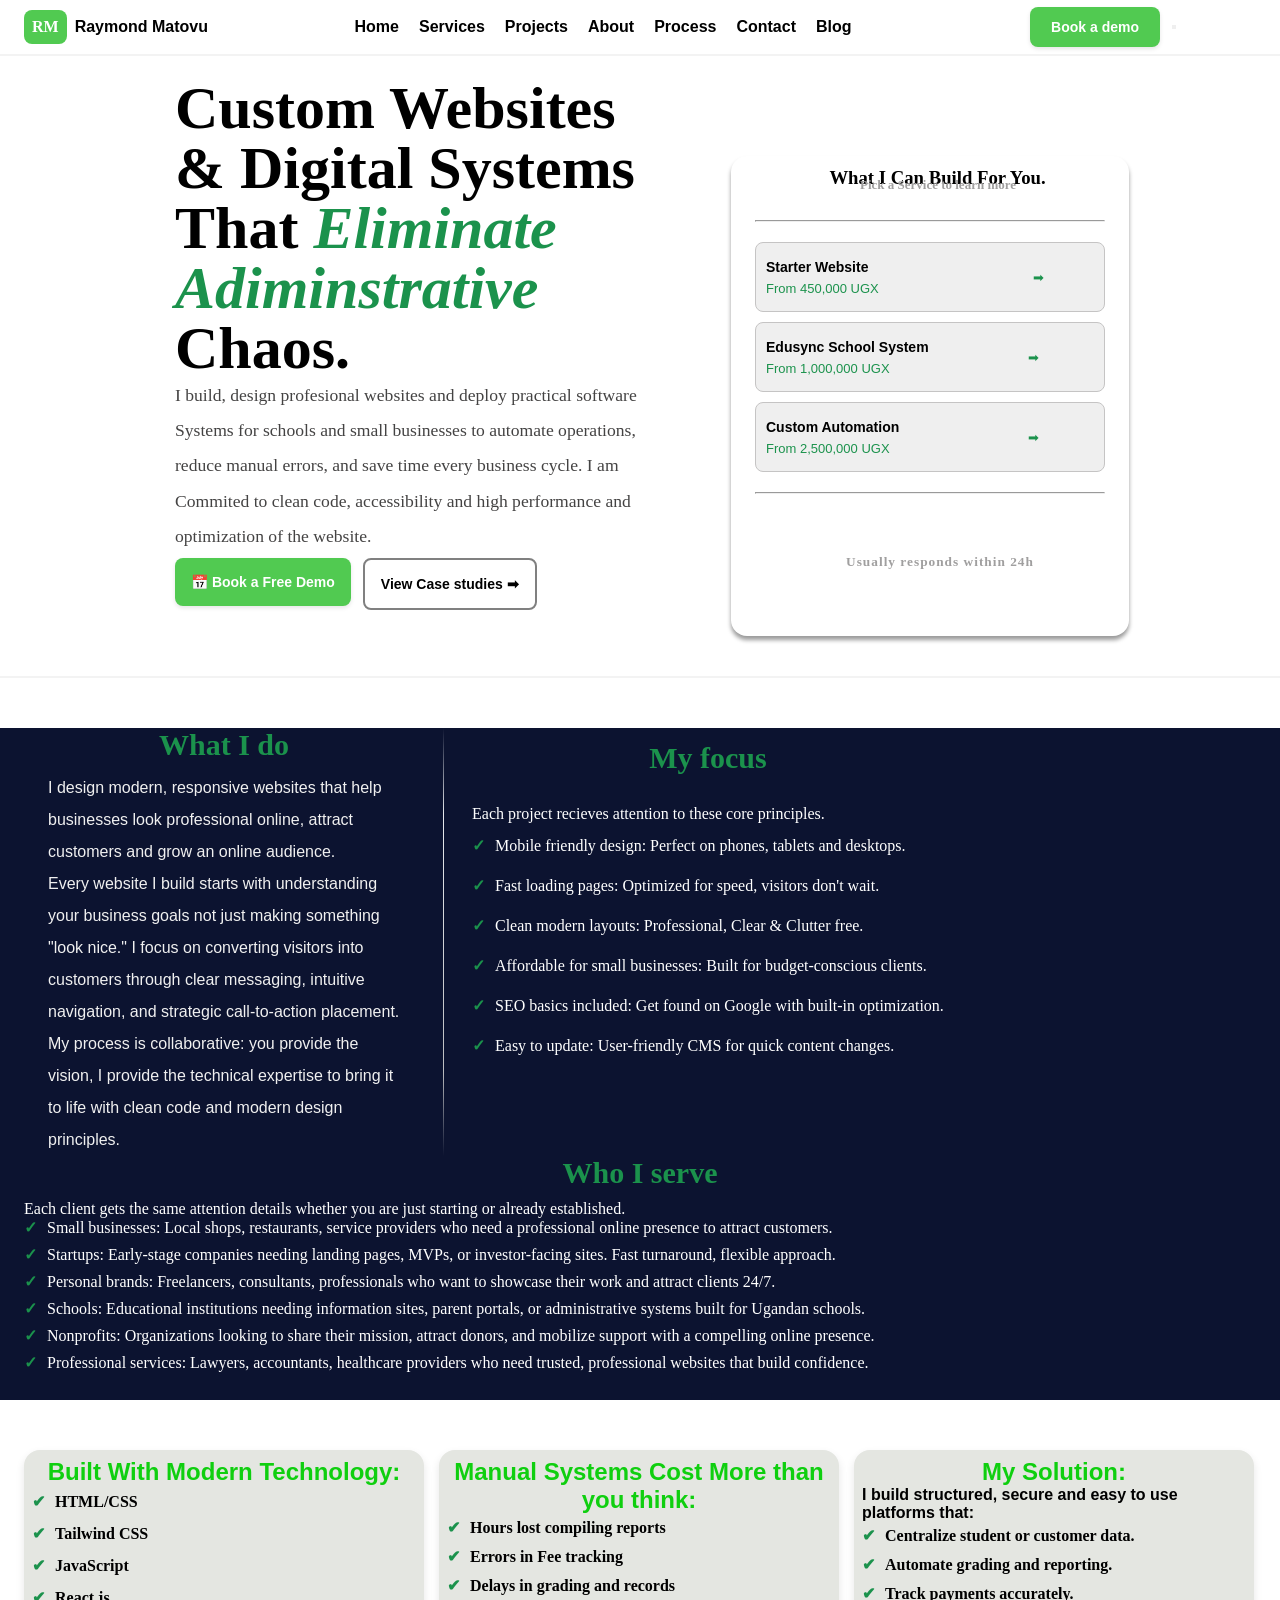
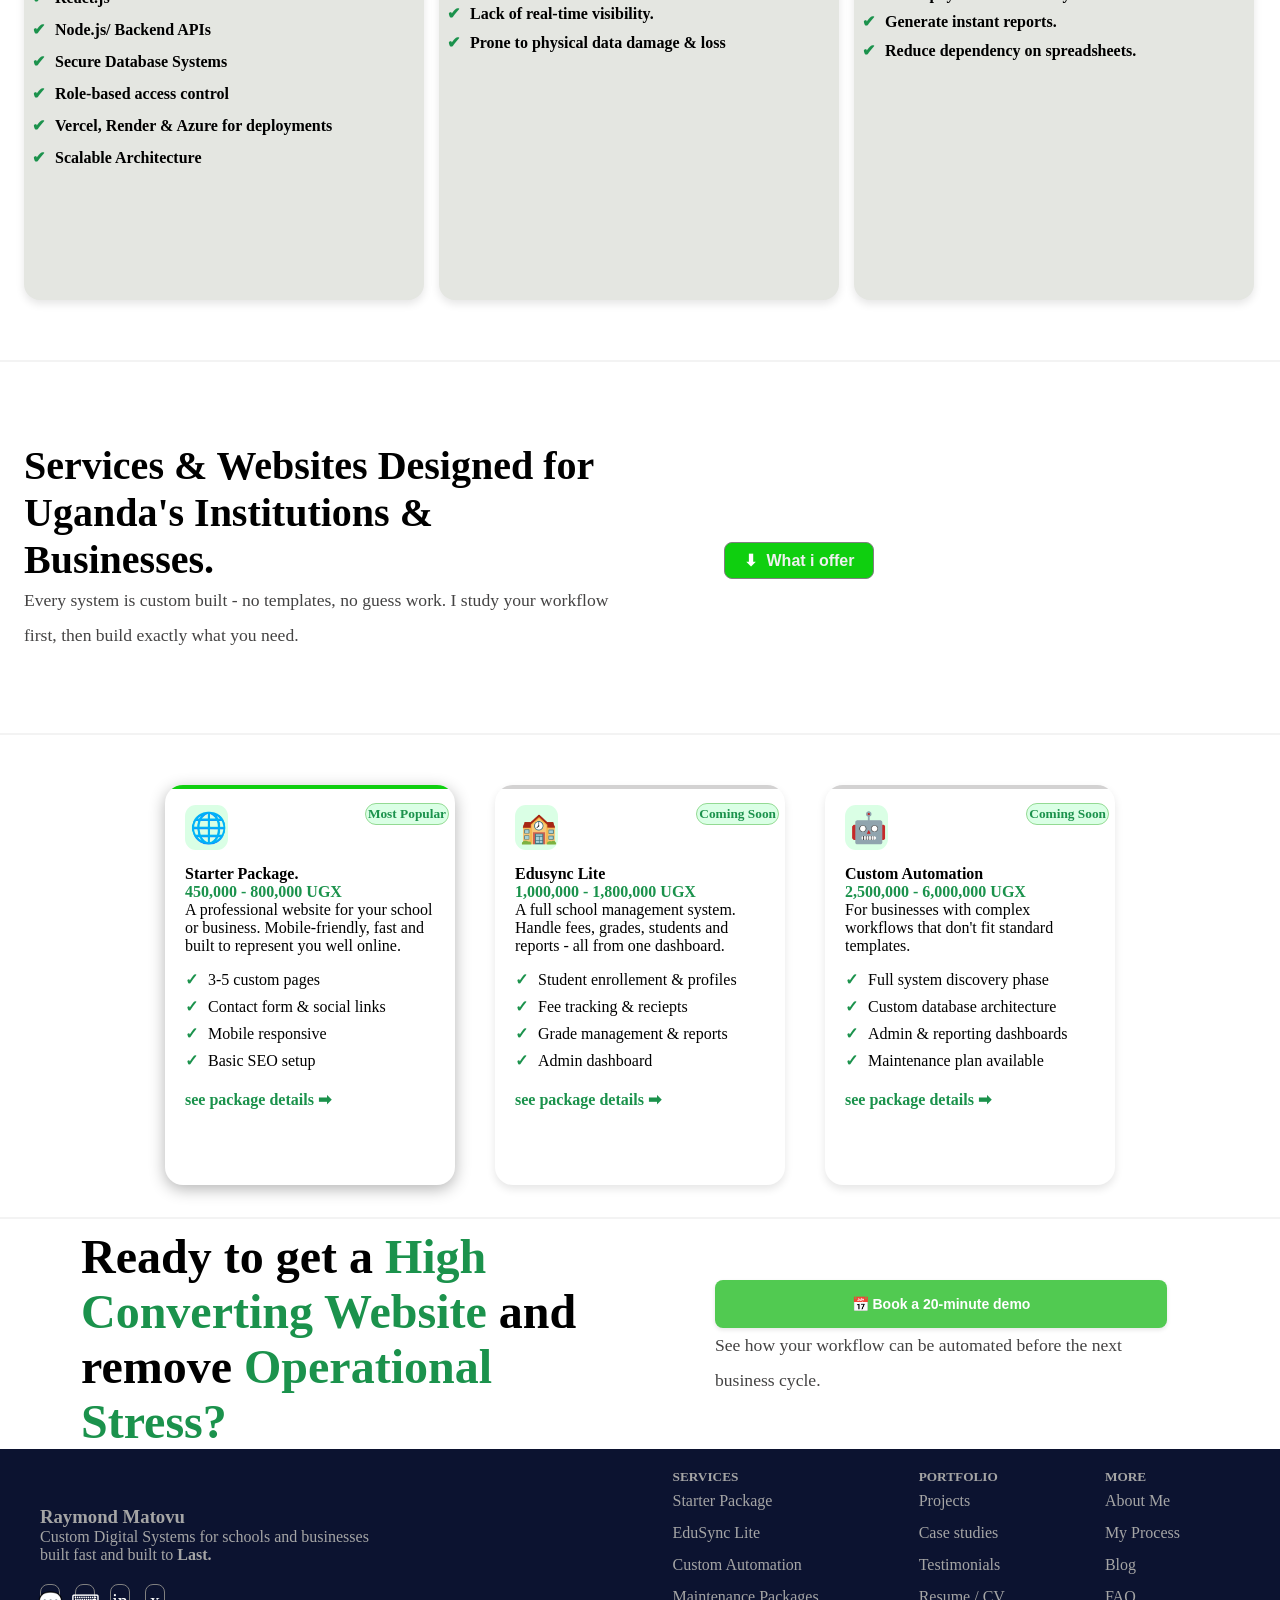
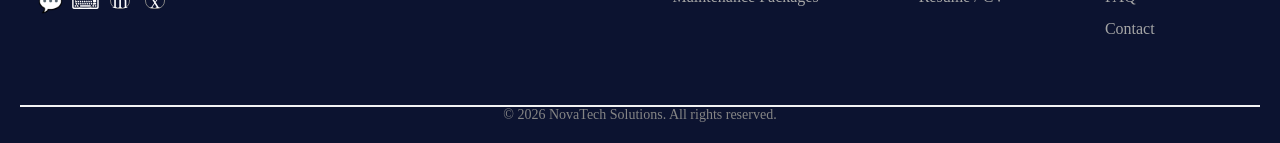
<file: index.html>
<!doctype html>
<html lang="en">
  <head>
    <meta charset="UTF-8" />
    <meta name="viewport" content="width=device-width, initial-scale=1.0" />
    <title>Main Page</title>
    <link rel="stylesheet" href="css/main.css">
    <link rel="stylesheet" href="css/footer.css">
    <link rel="stylesheet" href="css/root.css">
    <link rel="stylesheet" href="css/mediaq.css">
  </head>
  <body class="body-projects">
    <header>
      
      <nav id="navigation">
       <div id="navbar">
        <div class="logo-div">
          <a href="index.html" class="logo-anchor">
          <div id="logo">RM</div>
          <div  class="logo_name">Raymond Matovu</div>
          </a>
        </div>
         <div class="list-div">
          <ul id="list">
            <li class="list-hover"><a href="index.html" class="link">Home</a></li>
            <li class="list-hover"><a href="pages/webservices.html" class="link">Services</a></li>
            <li class="list-hover"><a href="pages/projects.html" class="link">Projects</a></li>
            <li class="list-hover"><a href="pages/about.html" class="link">About</a></li>
            <li class="list-hover"><a href="pages/design.html" class="link">Process</a></li>
            <li class="list-hover"><a href="pages/contact.html" class="link">Contact</a></li>
            <li class="list-hover"><a href="pages/blog.html" class="link">Blog</a></li>
          </ul>
         </div>
        <div class="demo-div">
          <a href="pages/contact.html" class="link"><button class="demo">Book a demo</button></a>
          <button class="hamburger" onclick="toggleMobile()" aria-label="Menu">
            <span></span><span></span><span></span>
          </button>
        </div>
       </div>
      </nav>
      <div class="mobile-menu" id="mobileMenu">
        <a href="index.html" onclick="toggleMobile()">Home</a>
        <a href="pages/webservices.html" onclick="toggleMobile()">Services & Pricing</a>
        <a href="pages/projects.html" onclick="toggleMobile()">Projects</a>
        <a href="pages/about.html" onclick="toggleMobile()">About Me</a>
        <a href="pages/design.html" onclick="toggleMobile()">My Process</a>
        <a href="pages/case_studies.html" onclick="toggleMobile()">Case Studies</a>
        <a href="pages/blog.html" onclick="toggleMobile()">Blog</a>
        <a href="pages/faq.html" onclick="toggleMobile()">FAQ</a>
        <a href="pages/contact.html" onclick="toggleMobile()">Contact</a>
      </div>
    </header>

    <main>
      <hr class="hr">
      <section class="int-conts">
        <div class="intro-container">
          <div>
            <div class="intro-container1">
                <h1 class="hd1">Custom Websites & Digital Systems That <strong id="green"><i>Eliminate Adiminstrative</i></strong> Chaos.</h1>
                <p class="hero">
                    I build, design profesional websites and deploy practical software
                    Systems for schools and small businesses to automate operations, reduce
                    manual errors, and save time every business cycle. I am Commited to clean code,
                    accessibility and high performance and optimization of the website.
                 </p>
              </div>
        
            <div class="intro-buttons">
                <div>
                    <a href="pages/contact.html">
                      <button class="demo1">
                      📅 Book a Free Demo 
                      </button>
                    </a>
                  </div>
                  <div>
                      <a href="pages/case_studies.html">
                        <button class="case">
                          View Case studies ➡
                        </button>
                      </a>
                  </div>
              </div>
          </div>
          <div class="intro-container2">
            <div>
              <div> 

                <div class="int-div1">
                  <h3>What I Can Build For You.</h3>
                  <span class="subhead">Pick  a Service to learn more</span>
                </div>

                <hr class="btr">
              </div>
              <div>
                <button class="butt1">
                  <a href="pages/webservices.html" class="intro-links">
                    <div class="butt-1">
                      <div class="butt-1inner">
                          <div class="pb1">Starter Website</div>
                          <div class="span">From 450,000 UGX  </div>
                      </div>
                      <div class="arrow">➡</div>             
                    </div> 
                  </a>
                </button>                
              </div>
               
              <div>
                <button class="butt2">
                  <a href="pages/webservices.html" class="intro-links">
                <div class="butt-2">
                   <div class="butt-2inner">
                  <div class="pb2">Edusync School System</div>
                   <div class="span">From 1,000,000 UGX  </div>
                  </div> 
                  <div class="arrow2">➡</div>            
                </div>
                
                  </a>

                </button>
              </div>
              <button class="butt3">
                  <a href="pages/webservices.html" class="intro-links">
                <div class="butt-3">
                   <div class="butt-3inner">
                  <div class="pb1">Custom Automation</div>
                   <div class="span">From 2,500,000 UGX  </div>
                   </div>
                   <div class="arrow3">➡</div>             
                </div>
                
                  </a>

                </button>
                <hr class="btr">
                <div class="btp">
                  <p>Usually responds within 24h</p>
                </div>
            </div>
          </div>
        </div>
      </section>
      <hr class="hr">
      <section class="intro-info-section">
        
        <div class="intro-info">
          <div class="info-card" id="what-i-do">
              <h3 class="head3">What I do</h3>
              <p class="p">
                I design modern, responsive websites
                that help businesses look professional 
                online, attract customers and grow an online audience.
              </p>
              <p class="p">
                Every website I build starts with understanding your business goals not just making something "look nice."
                I focus on converting visitors into customers through clear messaging, intuitive navigation, and strategic call-to-action 
                placement.
              </p>
              <p class="p">
                My process is collaborative: you provide the vision, I provide the technical expertise to bring it to life with clean 
                code and modern design principles.
              </p>
        </div>
        <div class="info-card" id="focus">
          <h3 class="head3">My focus</h3>
          <span>Each project recieves attention to these core principles.</span>
          <ul class="info-list">
            <li>Mobile friendly design: Perfect on phones, tablets and desktops.</li>
            <li>Fast loading pages: Optimized for speed, visitors don't wait.</li>
            <li>Clean modern layouts: Professional, Clear & Clutter free.</li>
            <li>Affordable for small businesses: Built for budget-conscious clients.</li>
            <li>SEO basics included: Get found on Google with built-in optimization.</li>
            <li>Easy to update: User-friendly CMS for quick content changes.</li>
          </ul>
        </div>
        
        </div>
        <div class="info-card" id="who-i-serve">
          <h3 class="head3">Who I serve</h3>
          <p>Each client gets the same attention details
            whether you are just starting or already established.
          </p>
          <ul class="info-list">
            <li>Small businesses: Local shops, restaurants, service providers who need a 
              professional online presence to attract customers.</li>
            <li>Startups: Early-stage companies needing landing pages, MVPs, or investor-facing sites. 
              Fast turnaround, flexible approach.</li>
            <li>Personal brands: Freelancers, consultants, professionals who want 
              to showcase their work and attract clients 24/7.</li>
            <li>Schools: Educational institutions needing information sites, parent portals, 
              or administrative systems built for Ugandan schools.</li>
            <li>Nonprofits: Organizations looking to share their mission, attract donors, 
              and mobilize support with a compelling online presence.</li>
            <li>Professional services: Lawyers, accountants, healthcare providers who need trusted, 
              professional websites that build confidence.</li>
            </ul>
        </div>
      </section>

      <section class="tech-stack">
        <div class="stack1">
            <h2>Built With Modern Technology:</h2>
            <ul class="stack-list">
              <li>HTML/CSS</li>
              <li>Tailwind CSS</li>
              <div class="not">
                <li>JavaScript</li>
                <li>React.js</li>
                <li>Node.js/ Backend APIs</li>
                <li>Secure Database Systems</li>
                <li>Role-based access control</li>
                <li>Vercel, Render & Azure for deployments</li>
                <li>Scalable Architecture</li>
              </div>
            </ul>
        </div>

        <div class="stack1">
          <h2>Manual Systems Cost More than you think:</h2>
          <ul class="stack-list2">
            <li>Hours lost compiling reports</li>
            <li>Errors in Fee tracking</li>
            <li>Delays in grading and records</li>
            <li>Lack of real-time visibility.</li>
            <li>Prone to physical data damage & loss</li>
          </ul>
        </div>

        <div class="stack1">
          <h2>My Solution:</h2>
          <p class="p2">I build structured, secure and easy to use platforms that:</p>
          <ul class="stack-list2">
            <li>Centralize student or customer data.</li>
            <li>Automate grading and reporting.</li>
            <li>Track payments accurately.</li>
            <li>Generate instant reports.</li>
            <li>Reduce dependency on spreadsheets.</li>
          </ul>
        </div>       
      </section>

      <hr class="hr">
      <div class="card-in">
          <div>
            <h1>Services & Websites Designed for Uganda's Institutions & Businesses.</h1>
          <p class="pcin">Every system is custom built - no templates, no guess work. 
            I study your workflow first, then build exactly what you need.
          </p>
          </div>
        <div class="carddiv" >
          <a href="pages/webservices.html" class="offer-link">
              <button class="offer-button">
              <div class="span1" id="offer">What i offer</div>
              </button>
            </a>
        </div>      
      </div>
      <hr class="hr">

      <section class="cont">
        
        <div>
          <div class="container">
            <div id="pro" class="card1-pro">
              <div class="icons">
                🌐
              </div>
              <div class="coming-soon">
                Most Popular
              </div>
              <h4>Starter Package.</h4>
              <span class="price">
                450,000 - 800,000 UGX
              </span>
              <p>A professional website for your school or business.
                Mobile-friendly, fast and built to represent you well online.
              </p>
              <ul class="features">
                <li>3-5 custom pages</li>
                <li>Contact form & social links</li>
                <li>Mobile responsive</li>
                <li>Basic SEO setup</li>
              </ul>
              <div class="card-link">
                  <a href="pages/webservices.html">
                    see package details ➡
                  </a>
              </div>
            </div>
            <div class="card1">
              <div class="icons">
                🏫
              </div>
              <div class="coming-soon">
                Coming Soon
              </div>
              <h4>Edusync Lite</h4>
              <span class="price">
                1,000,000 - 1,800,000 UGX
              </span>

              <p>
                A full school management system. 
                Handle fees, grades, students and reports - all from one dashboard.
              </p>
              <ul class="features">
                <li>Student enrollement & profiles</li>
                <li>Fee tracking & reciepts</li>
                <li>Grade management & reports</li>
                <li>Admin dashboard</li>
              </ul>
              <div class="card-link">
                <a href="pages/webservices.html">
                see package details ➡
              </a>
              </div>
            </div>

            <div class="card1">
              <div class="icons">
                🤖
              </div>
              <div class="coming-soon">
                Coming Soon
              </div>
              <h4>Custom Automation</h4>
              <span class="price">
                2,500,000 - 6,000,000 UGX
              </span>
              <p>
                For businesses with complex workflows that don't fit 
                standard templates.
              </p>
              <ul class="features">
                <li>Full system discovery phase</li>
                <li>Custom database architecture</li>
                <li>Admin & reporting dashboards</li>
                <li>Maintenance plan available</li>
              </ul>
              <div class="card-link">
                <a href="pages/webservices.html">
                see package details ➡
              </a>
              </div>
            </div>
          </div>
        </div>
        <hr class="fr">
        <div class="cta">
          <h1>Ready to get a <strong id="green">High Converting Website</strong> and remove <strong id="green">Operational Stress?</strong></h1>
        <div class="ref">
          <button class="cta-demo"><a href="pages/contact.html" class="cta-link">📅  Book a 20-minute demo</a></button>
           <p class="footer-hero">See how your workflow can be automated
            before the next business cycle.</p>
           </div>
        </div>        
      </section>
    </main>

      <footer class="footer">
        <div class="footer-container">
          <div class="footer-about">
            <div>
              <h3>Raymond Matovu</h3>
              <p>Custom Digital Systems for schools and businesses built fast 
              and built to <strong>Last.</strong></p>
            </div>
            <div>
              <div class="footer-socials">
                
                <div class="social" >
                  <a href="http://wa.me/+256741976901">
                  💬
                  </a>
                </div>
                
                
                  <div class="social" >
                    <a href="http://github.com/">
                      ⌨
                    </a>
                  </div>

                  <div class="social" >
                    <a href="http://linkedin.com/">
                      in
                    </a>
                  </div>
                  <div class="social" >
                  <a href="http://twiter.com">
                     x
                  </a>
                  </div>
                
              </div>
            </div>
          </div>

          <div class="footer-links">
            <div>
              <h5>SERVICES</h5>
              <ul class="footer-list">
                <li><a href="pages/webservices.html" class="footer-packs">Starter Package</a></li>
                <li><a href="pages/webservices.html" class="footer-packs">EduSync Lite</a></li>
                <li><a href="pages/webservices.html" class="footer-packs">Custom Automation</a></li>
                <li><a href="pages/webservices.html" class="footer-packs">Maintenance Packages</a></li>
              </ul>
            </div>
          <div>
            <h5>PORTFOLIO</h5>
            <ul class="footer-list">
              <li><a href="pages/projects.html" class="footer-packs">Projects</a></li>
              <li><a href="pages/case_studies.html" class="footer-packs">Case studies</a></li>
              <li><a href="pages/testimonials.html"class="footer-packs">Testimonials</a></li>
              <li><a href="pages/resume.html" class="footer-packs">Resume / CV</a></li>
            </ul>
          </div>
          <div class="more">
            <h5>MORE</h5>
            <ul class="footer-list">
              <li><a href="pages/about.html" class="footer-packs">About Me</a></li>
              <li><a href="pages/design.html" class="footer-packs">My Process</a></li>
              <li><a href="pages/blog.html" class="footer-packs">Blog</a></li>
              <li><a href="pages/faq.html" class="footer-packs">FAQ</a></li>
              <li><a href="pages/contact.html" class="footer-packs">Contact</a></li>
            </ul>
          </div>
          </div>
        </div>
        <div>
        <hr class="hr">
        <div class="copyright">
           &copy; 2026 NovaTech Solutions. All rights reserved.
        </div>
        </div>
      </footer>

      <script>
        function toggleMobile() {
          document.getElementById('mobileMenu').classList.toggle('open');
        }
      </script>
  </body>
</html>
</file>
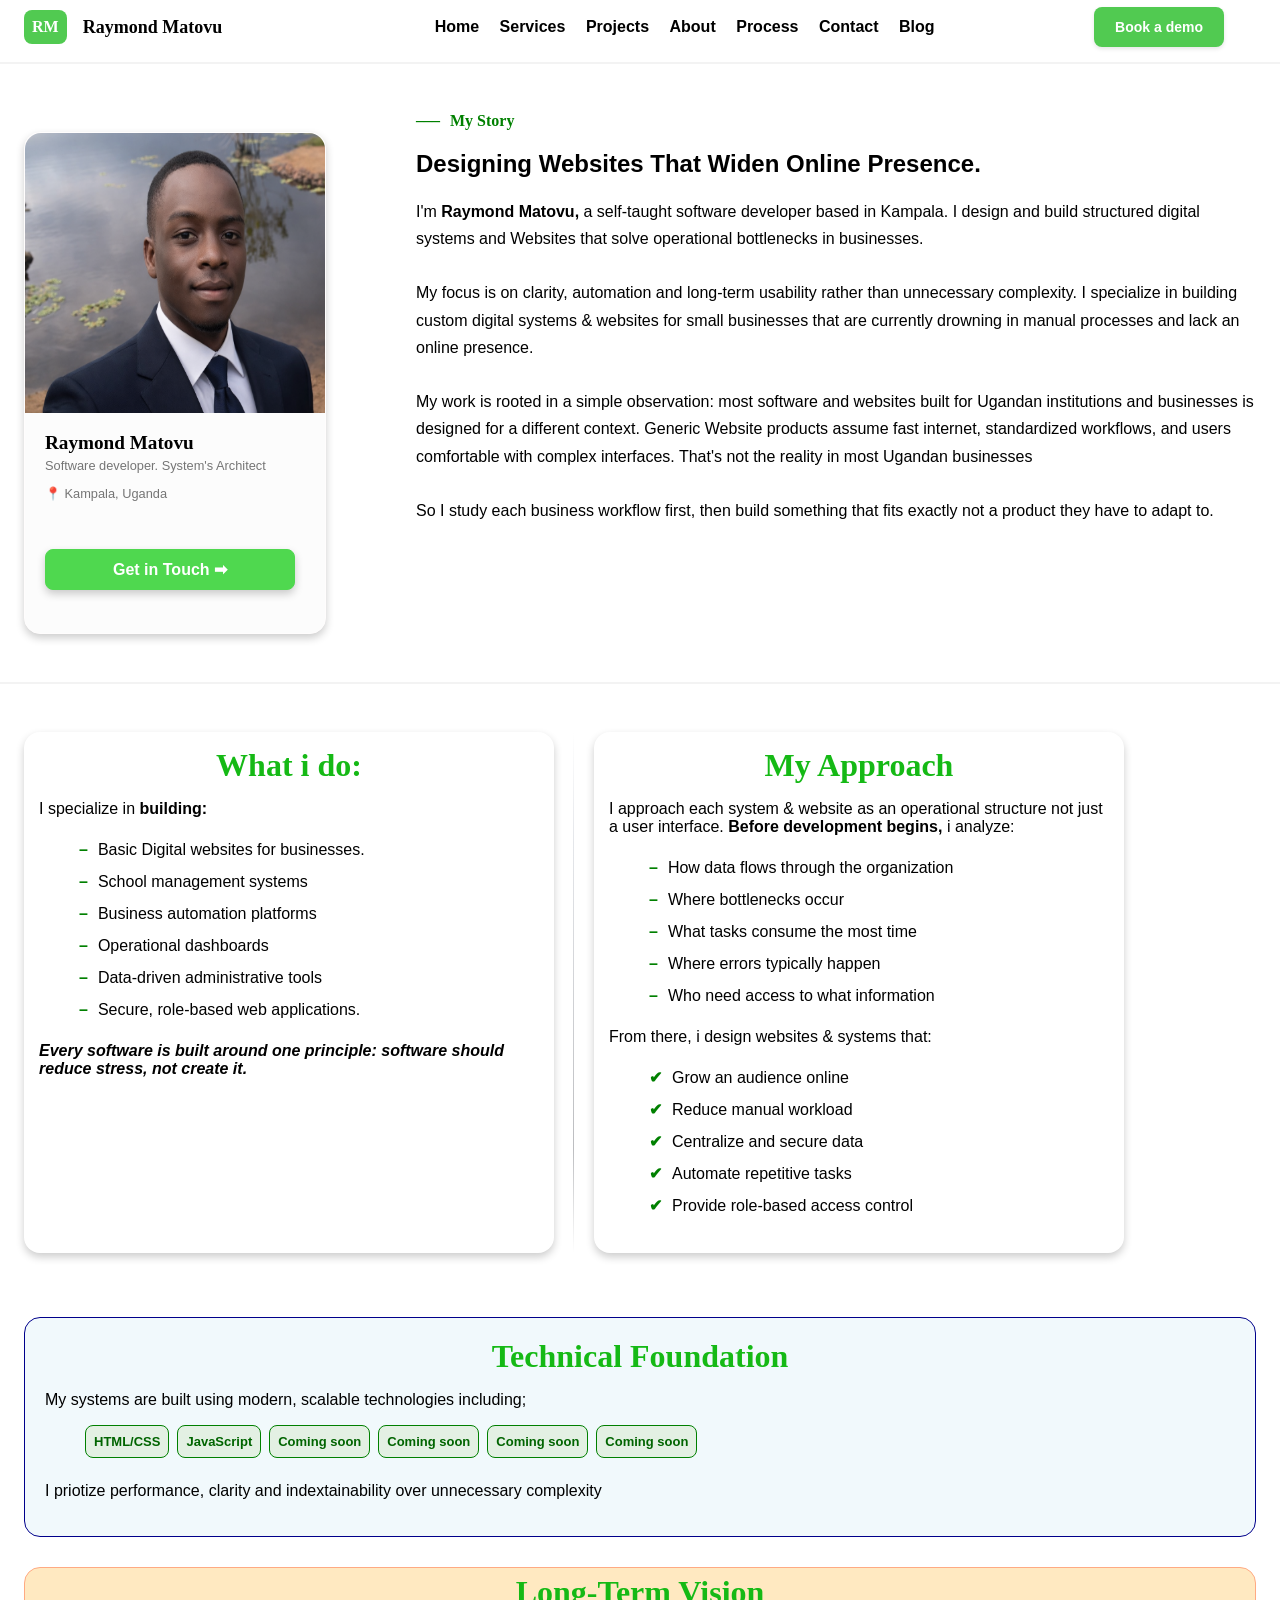
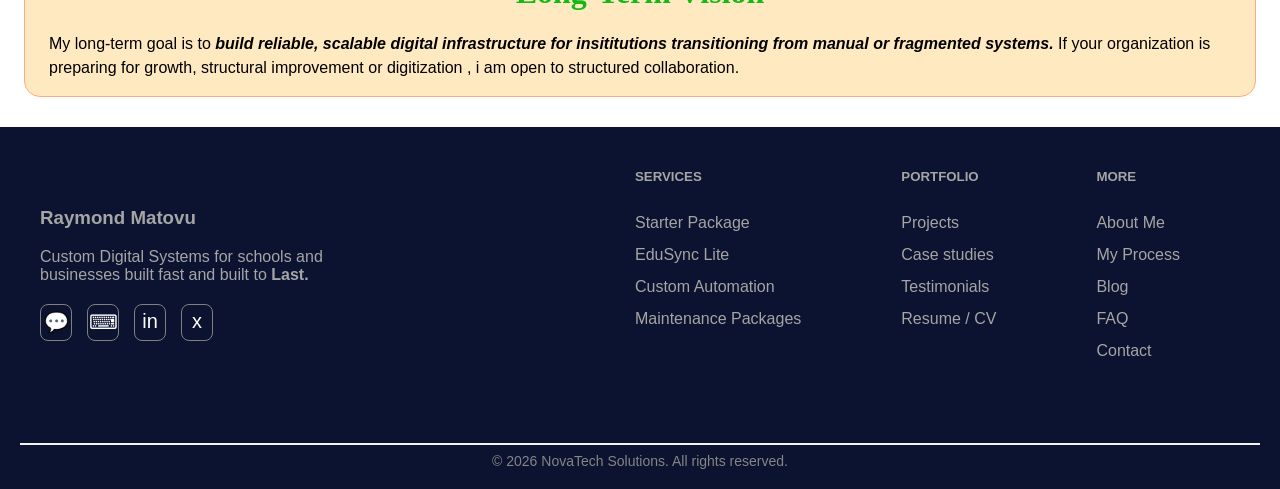
<file: pages/about.html>
<!DOCTYPE hmtl>
<html lang="en">
  <head>
    <meta charset="utf-8">
    <meta name="viewport" content="width=device-width, initial-scale=1.0" />
    <title>About Me</title>
    <link rel="stylesheet" href="../css/main.css">
    <link rel="stylesheet" href="../css/style.css">
    <link rel="stylesheet" href="../css/footer.css">
    <link rel="stylesheet" href="../css/image.css">
    <link rel="stylesheet" href="../css/mediaq.css">
  </head>
  <body class="body-about">

    <header>
         <nav id="navigation">
       <div id="navbar">
        <a href="../index.html" class="logo-anchor">
          <div id="logo">RM</div>
          <div id="logo" class="logo_name">Raymond Matovu</div>
        </a>
         <ul id="list">
        <li class="list-hover"><a href="../index.html" class="link">Home</a></li>
        <li class="list-hover"><a href="webservices.html" class="link">Services</a></li>
        <li class="list-hover"><a href="projects.html" class="link">Projects</a></li>
        <li class="list-hover"><a href="about.html" class="link">About</a></li>
        <li class="list-hover"><a href="design.html" class="link">Process</a></li>
        <li class="list-hover"><a href="contact.html" class="link">Contact</a></li>
        <li class="list-hover"><a href="blog.html" class="link">Blog</a></li>
      </ul>
        <div>
          <a href="contact.html" class="link"><button class="demo">Book a demo</button></a>
        </div>
       </div>
          </nav>
    </header>
      <hr class="hr">

      <section class="about-intro">
        <div class="story-container">
        <div class="story-img">
          <img src="../assets/images/Best pic.png" class="best-pic">
          <div class="story-img-text">
            <h3>Raymond Matovu</h3>
          <span>Software developer. System's Architect</span>
          <p>📍 Kampala, Uganda</p>
          <a href="contact.html">
            <button class="about-button">
              Get in Touch ➡
            </button>
          </a>
          </div>
        </div>
        <div>
          <span class="story-span">My Story</span>
          <h2>Designing Websites That Widen Online Presence.</h2>
          <p class="story">
            I'm <strong>Raymond Matovu,</strong> a self-taught software developer based in Kampala.
            I design and build structured digital systems and Websites that solve operational bottlenecks
            in businesses.<br>
            <br> My focus is on clarity, automation and
            long-term usability rather than unnecessary complexity.
            I specialize in building custom digital systems & websites for small businesses 
            that are currently drowning in manual processes and lack an online presence. <br> <br>My work is rooted in a simple observation: 
            most software and websites built for Ugandan institutions and businesses is designed for a different 
            context. Generic Website products assume fast internet,
            standardized workflows, and users comfortable with complex interfaces. 
            That's not the reality in most Ugandan businesses
            <br><br> So I study each business workflow first, then build something that
            fits exactly not a product they have to adapt to.
        </p>
        </div>
        </div>
      </section>
      <hr class="hr">
      <section>
        <div class="category">
          <div class="category1">
            <h2 class="cat-head">What i do:</h2>
            <p>I specialize in <strong>building:</strong></p>
            <ul class="category-list">
              <li>Basic Digital websites for businesses.</li>
              <li>School management systems</li>
              <li>Business automation platforms</li>
              <li>Operational dashboards</li>
              <li>Data-driven administrative tools</li>
              <li>Secure, role-based web applications.</li>
            </ul>
            <p>
              <i><strong>Every software is built around one principle:
              software should reduce stress, not create it.</strong></i>
            </p>
          </div>
      
          <div class="category2">
            <h2 class="cat-head">My Approach</h2>
            <p>I approach each system & website as an operational structure not just a 
              user interface. <strong>Before development begins,</strong> i analyze:
            </p>
            <ul class="category-list">
              <li>How data flows through the organization</li>
              <li>Where bottlenecks occur</li>
              <li>What tasks consume the most time</li>
              <li>Where errors typically happen</li>
              <li>Who need access to what information</li>
            </ul>
            <p>From there, i design websites & systems that:</p>
            <ul class="category-list2">
              <li>Grow an audience online</li>
              <li>Reduce manual workload</li>
              <li>Centralize and secure data</li>
              <li>Automate repetitive tasks</li>
              <li>Provide role-based access control</li>
            </ul>

          </div>
        </div>
      </section>

      <section class="foundations">
        <div class="foundation-stack">
          <h2 class="cat-head">Technical Foundation</h2>
          <p>My systems are built using modern, scalable technologies including;</p>
          <ul class="foundation-list">
            <li>HTML/CSS</li>
            <li>JavaScript</li>
            <li>Coming soon</li>
            <li>Coming soon</li>
            <li>Coming soon</li>
            <li>Coming soon</li>
          </ul>
          <p>I priotize performance, clarity and indextainability
            over unnecessary complexity</p>
        </div>

        <div class="payment">
          <h2 class="cat-head">Long-Term Vision</h2>
          <p>My long-term goal is to <i><strong>build reliable, scalable digital infrastructure
            for insititutions transitioning from manual or fragmented systems.</strong></i>
          If your organization is preparing for growth, structural improvement or digitization
          , i am open to structured collaboration.
          </p>
        </div>
      </section>

    <footer class="footer">
        <div class="footer-container">
          <div class="footer-about">
            <div>
              <h3>Raymond Matovu</h3>
              <p>Custom Digital Systems for schools and businesses built fast 
              and built to <strong>Last.</strong></p>
            </div>
            <div>
              <div class="footer-socials">
                
                <div class="social" >
                  <a href="http://wa.me/+256741976901">
                  💬
                  </a>
                </div>
                
                
                  <div class="social" >
                    <a href="http://github.com/">
                      ⌨
                    </a>
                  </div>

                  <div class="social" >
                    <a href="http://linkedin.com/">
                      in
                    </a>
                  </div>
                  <div class="social" >
                  <a href="http://twiter.com">
                     x
                  </a>
                  </div>
                
              </div>
            </div>
          </div>

          <div class="footer-links">
            <div>
            <h5>SERVICES</h5>
            <ul class="footer-list">
              <li><a href="webservices.html" class="footer-packs">Starter Package</a></li>
              <li><a href="webservices.html" class="footer-packs">EduSync Lite</a></li>
              <li><a href="webservices.html" class="footer-packs">Custom Automation</a></li>
              <li><a href="webservices.html" class="footer-packs">Maintenance Packages</a></li>
            </ul>
          </div>
          <div>
            <h5>PORTFOLIO</h5>
            <ul class="footer-list">
              <li><a href="projects.html" class="footer-packs">Projects</a></li>
              <li><a href="case_studies.html" class="footer-packs">Case studies</a></li>
              <li><a href="testimonials.html"class="footer-packs">Testimonials</a></li>
              <li><a href="resume.html" class="footer-packs">Resume / CV</a></li>
            </ul>
          </div>
          <div class="more">
            <h5>MORE</h5>
            <ul class="footer-list">
              <li><a href="about.html" class="footer-packs">About Me</a></li>
              <li><a href="design.html" class="footer-packs">My Process</a></li>
              <li><a href="blog.html" class="footer-packs">Blog</a></li>
              <li><a href="faq.html" class="footer-packs">FAQ</a></li>
              <li><a href="contact.html" class="footer-packs">Contact</a></li>
            </ul>
          </div>
          </div>
        </div>
        <div>
        <hr class="hr">
        <div class="copyright">
           &copy; 2026 NovaTech Solutions. All rights reserved.
        </div>
        </div>
      </footer>
      
  </body>
</html>
</file>
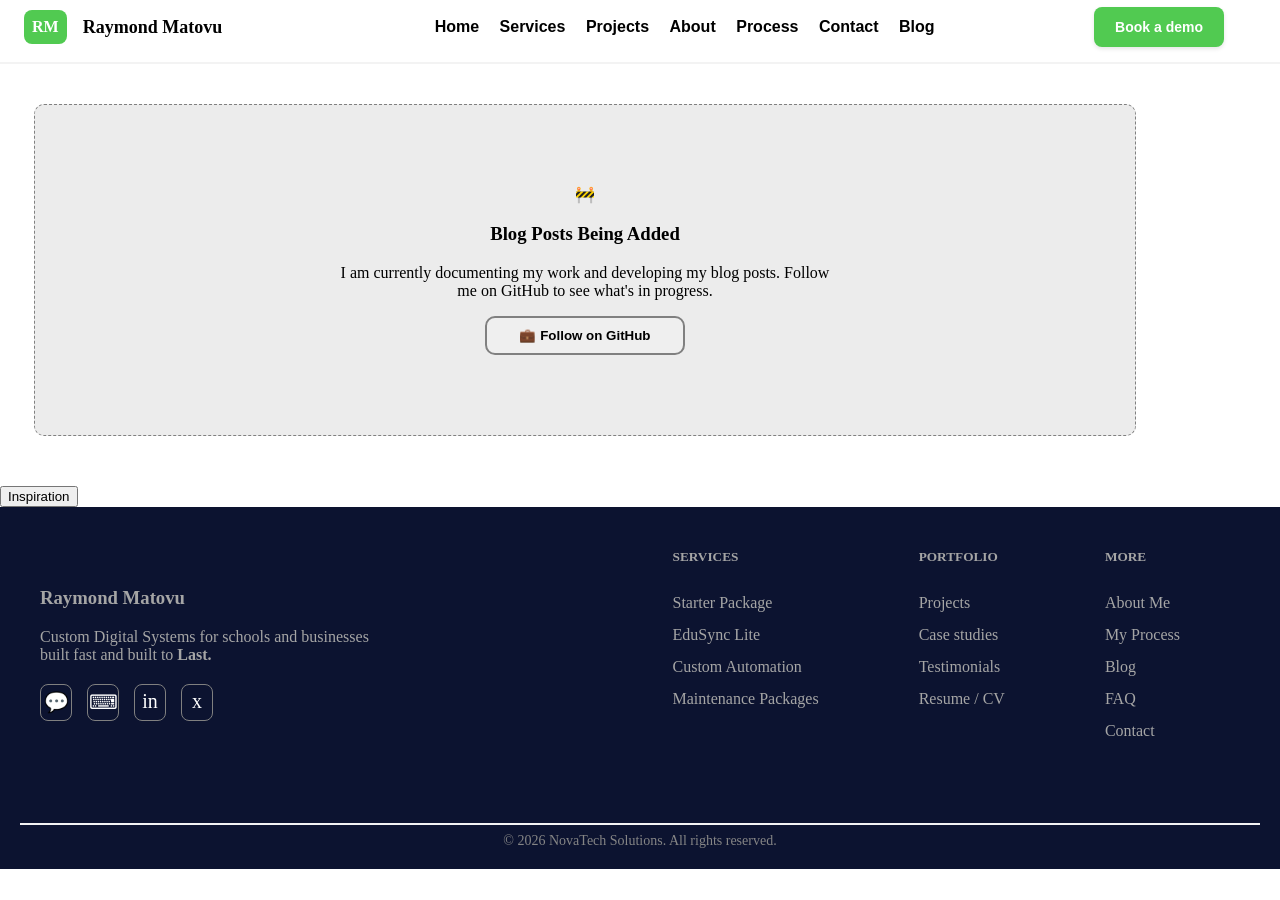
<file: pages/blog.html>
<!DOCTYPE html>
<html lang="en">
<head>
  <meta charset="UTF-8">
  <meta name="viewport" content="width=device-width, initial-scale=1.0">
  <title>blog</title>
  <link rel="stylesheet" href="../css/main.css">
  <link rel="stylesheet" href="../css/footer.css">
  <link rel="stylesheet" href="../css/style.css">
  <link rel="stylesheet" href="../css/mediaq.css">
</head>
<body class="body-projects">
  <header>
    <nav id="navigation">
       <div id="navbar">
        <a href="../index.html" class="logo-anchor">
          <div id="logo">RM</div>
          <div id="logo" class="logo_name">Raymond Matovu</div>
        </a>
         <ul id="list">
        <li class="list-hover"><a href="../index.html" class="link">Home</a></li>
        <li class="list-hover"><a href="webservices.html" class="link">Services</a></li>
        <li class="list-hover"><a href="projects.html" class="link">Projects</a></li>
        <li class="list-hover"><a href="about.html" class="link">About</a></li>
        <li class="list-hover"><a href="design.html" class="link">Process</a></li>
        <li class="list-hover"><a href="contact.html" class="link">Contact</a></li>
        <li class="list-hover"><a href="blog.html" class="link">Blog</a></li>
      </ul>
        <div>
          <a href="contact.html" class="link"><button class="demo">Book a demo</button></a>
        </div>
       </div>
      </nav>
  </header>
  <hr class="hr">
  <section class="add-section">
      <div class="inner-conts">
        <div>🚧</div>
        <div><h3>Blog Posts Being Added</h3></div>
        <div class="inner-p"><p>I am currently documenting my work and developing my blog posts.
          Follow me on GitHub to see what's in progress.
        </p></div>
        <div>
          <a href="http://github.com/rayzmat44" target="_blank">
            <button class="git-button">
            💼 Follow on GitHub
            </button>
          </a>
          <div>
      </div>
    </section>
    <a href="raymond-matovu-portfolio.html" target="_blank">
      <button>Inspiration</button>
    </a>
  <footer class="footer">
        <div class="footer-container">
          <div class="footer-about">
            <div>
              <h3>Raymond Matovu</h3>
              <p>Custom Digital Systems for schools and businesses built fast 
              and built to <strong>Last.</strong></p>
            </div>
            <div>
              <div class="footer-socials">
                
                <div class="social" >
                  <a href="http://wa.me/+256741976901">
                  💬
                  </a>
                </div>
                
                
                  <div class="social" >
                    <a href="http://github.com/">
                      ⌨
                    </a>
                  </div>

                  <div class="social" >
                    <a href="http://linkedin.com/">
                      in
                    </a>
                  </div>
                  <div class="social" >
                  <a href="http://twiter.com">
                     x
                  </a>
                  </div>
                
              </div>
            </div>
          </div>

          <div class="footer-links">
            <div>
            <h5>SERVICES</h5>
            <ul class="footer-list">
              <li><a href="webservices.html" class="footer-packs">Starter Package</a></li>
              <li><a href="webservices.html" class="footer-packs">EduSync Lite</a></li>
              <li><a href="webservices.html" class="footer-packs">Custom Automation</a></li>
              <li><a href="webservices.html" class="footer-packs">Maintenance Packages</a></li>
            </ul>
          </div>
          <div>
            <h5>PORTFOLIO</h5>
            <ul class="footer-list">
              <li><a href="projects.html" class="footer-packs">Projects</a></li>
              <li><a href="case_studies.html" class="footer-packs">Case studies</a></li>
              <li><a href="testimonials.html"class="footer-packs">Testimonials</a></li>
              <li><a href="resume.html" class="footer-packs">Resume / CV</a></li>
            </ul>
          </div>
          <div class="more">
            <h5>MORE</h5>
            <ul class="footer-list">
              <li><a href="about.html" class="footer-packs">About Me</a></li>
              <li><a href="design.html" class="footer-packs">My Process</a></li>
              <li><a href="blog.html" class="footer-packs">Blog</a></li>
              <li><a href="faq.html" class="footer-packs">FAQ</a></li>
              <li><a href="contact.html" class="footer-packs">Contact</a></li>
            </ul>
          </div>
          </div>
        </div>
        <div>
        <hr class="hr">
        <div class="copyright">
           &copy; 2026 NovaTech Solutions. All rights reserved.
        </div>
        </div>
      </footer>
</body>
</html>
</file>
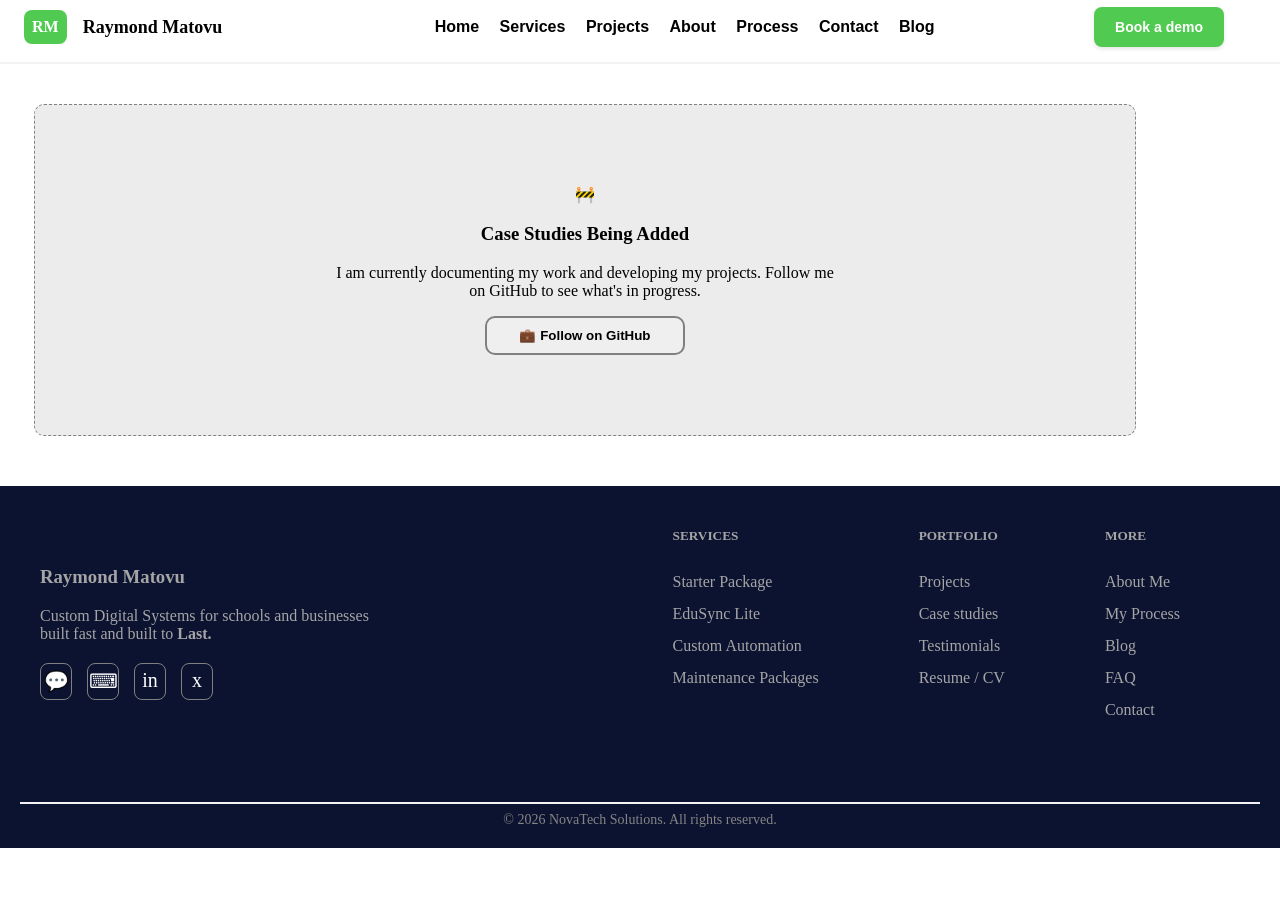
<file: pages/case_studies.html>
<!DOCTYPE html>
<html lang="en">
<head>
  <meta charset="UTF-8">
  <meta name="viewport" content="width=device-width, initial-scale=1.0">
  <title>Project Deep dives</title>
  <link rel="stylesheet" href="../css/main.css" />
  <link rel="stylesheet" href="../css/footer.css">
  <link rel="stylesheet" href="../css/style.css">
  <link rel="stylesheet" href="../css/mediaq.css">
</head>
<body class="body-projects">
  <header>
    <nav id="navigation">
       <div id="navbar">
        <a href="../index.html" class="logo-anchor">
          <div id="logo">RM</div>
          <div id="logo" class="logo_name">Raymond Matovu</div>
        </a>
         <ul id="list">
          <li class="list-hover"><a href="../index.html" class="link">Home</a></li>
          <li class="list-hover"><a href="webservices.html" class="link">Services</a></li>
          <li class="list-hover"><a href="projects.html" class="link">Projects</a></li>
          <li class="list-hover"><a href="about.html" class="link">About</a></li>
          <li class="list-hover"><a href="design.html" class="link">Process</a></li>
          <li class="list-hover"><a href="contact.html" class="link">Contact</a></li>
          <li class="list-hover"><a href="blog.html" class="link">Blog</a></li>
      </ul>
        <div>
          <a href="contact.html" class="link"><button class="demo">Book a demo</button></a>
        </div>
       </div>
      </nav>
  </header>
  <hr class="hr">
  <section class="add-section">
      <div class="inner-conts">
        <div>🚧</div>
        <div><h3>Case Studies Being Added</h3></div>
        <div class="inner-p"><p>I am currently documenting my work and developing my projects.
          Follow me on GitHub to see what's in progress.
        </p></div>
        <div>
          <a href="http://github.com/rayzmat44" target="_blank">
            <button class="git-button">
            💼 Follow on GitHub
            </button>
          </a>
          <div>
      </div>
    </section>
  <footer class="footer">
        <div class="footer-container">
          <div class="footer-about">
            <div>
              <h3>Raymond Matovu</h3>
              <p>Custom Digital Systems for schools and businesses built fast 
              and built to <strong>Last.</strong></p>
            </div>
            <div>
              <div class="footer-socials">
                
                <div class="social" >
                  <a href="http://wa.me/+256741976901">
                  💬
                  </a>
                </div>
                
                
                  <div class="social" >
                    <a href="http://github.com/">
                      ⌨
                    </a>
                  </div>

                  <div class="social" >
                    <a href="http://linkedin.com/">
                      in
                    </a>
                  </div>
                  <div class="social" >
                  <a href="http://twiter.com">
                     x
                  </a>
                  </div>
                
              </div>
            </div>
          </div>

          <div class="footer-links">
            <div>
            <h5>SERVICES</h5>
            <ul class="footer-list">
              <li><a href="webservices.html" class="footer-packs">Starter Package</a></li>
              <li><a href="webservices.html" class="footer-packs">EduSync Lite</a></li>
              <li><a href="webservices.html" class="footer-packs">Custom Automation</a></li>
              <li><a href="webservices.html" class="footer-packs">Maintenance Packages</a></li>
            </ul>
          </div>
          <div>
            <h5>PORTFOLIO</h5>
            <ul class="footer-list">
              <li><a href="projects.html" class="footer-packs">Projects</a></li>
              <li><a href="case_studies.html" class="footer-packs">Case studies</a></li>
              <li><a href="testimonials.html"class="footer-packs">Testimonials</a></li>
              <li><a href="resume.html" class="footer-packs">Resume / CV</a></li>
            </ul>
          </div>
          <div class="more">
            <h5>MORE</h5>
            <ul class="footer-list">
              <li><a href="about.html" class="footer-packs">About Me</a></li>
              <li><a href="design.html" class="footer-packs">My Process</a></li>
              <li><a href="blog.html" class="footer-packs">Blog</a></li>
              <li><a href="faq.html" class="footer-packs">FAQ</a></li>
              <li><a href="contact.html" class="footer-packs">Contact</a></li>
            </ul>
          </div>
          </div>
        </div>
        <div>
        <hr class="hr">
        <div class="copyright">
           &copy; 2026 NovaTech Solutions. All rights reserved.
        </div>
        </div>
      </footer>
</body>
</html>
</file>
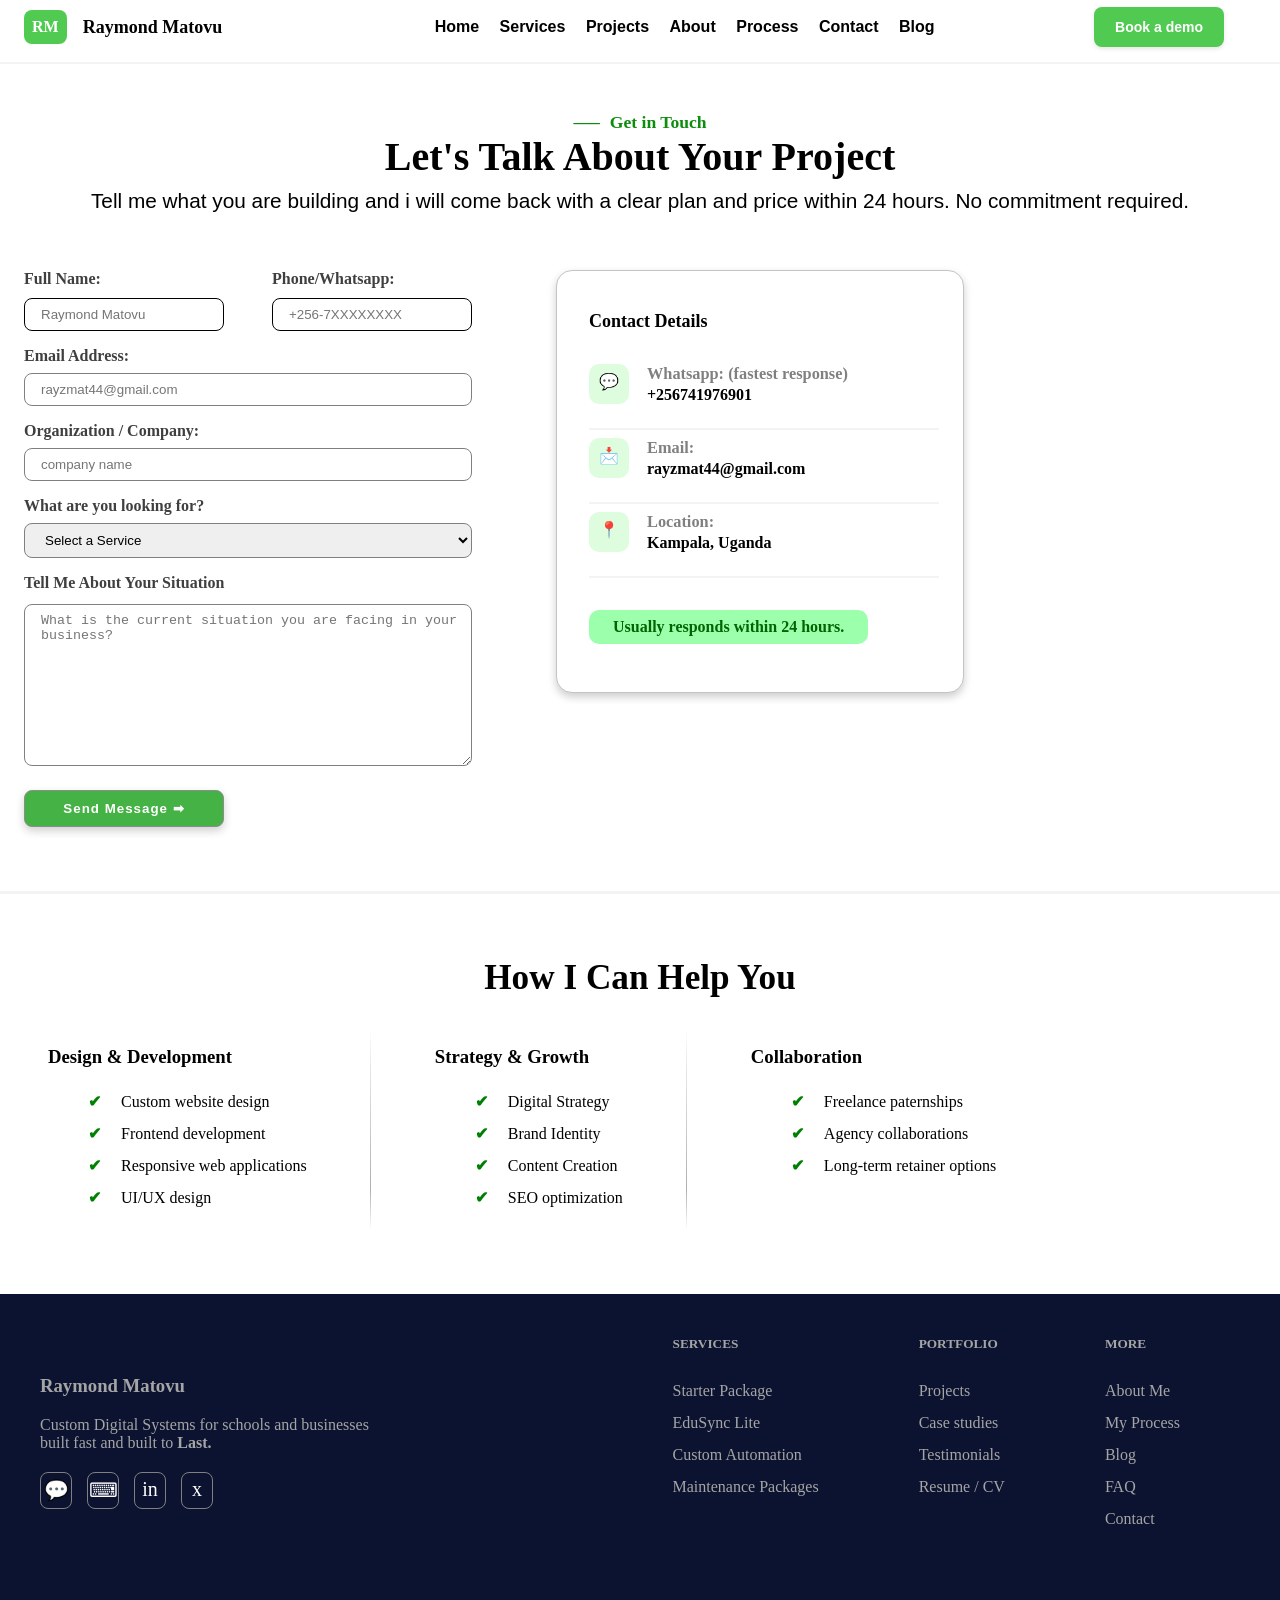
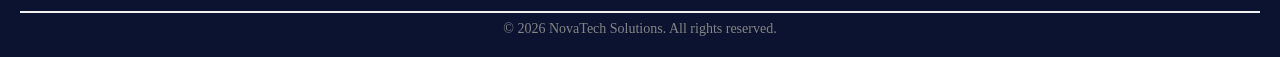
<file: pages/contact.html>
<!DOCTYPE html>
<html lang="en">
<head>
  <meta charset="UTF-8">
  <meta name="viewport" content="width=device-width, initial-scale=1.0">
  <title>Contact Me</title>
  <link rel="stylesheet" href="../css/main.css">
  <link rel="stylesheet" href="../css/footer.css">
  <link rel="stylesheet" href="../css/style.css">
  <link rel="stylesheet" href="../css/form.css">
  <link rel="stylesheet" href="../css/image.css">
  <link rel="stylesheet" href="../css/mediaq.css">
</head>
<body class="body-projects">
  <header>
   <nav id="navigation">
       <div id="navbar">
        <a href="../index.html" class="logo-anchor">
          <div id="logo">RM</div>
          <div id="logo" class="logo_name">Raymond Matovu</div>
        </a>
         <ul id="list">
        <li class="list-hover"><a href="../index.html" class="link">Home</a></li>
        <li class="list-hover"><a href="webservices.html" class="link">Services</a></li>
        <li class="list-hover"><a href="projects.html" class="link">Projects</a></li>
        <li class="list-hover"><a href="about.html" class="link">About</a></li>
        <li class="list-hover"><a href="design.html" class="link">Process</a></li>
        <li class="list-hover"><a href="contact.html" class="link">Contact</a></li>
        <li class="list-hover"><a href="blog.html" class="link">Blog</a></li>
      </ul>
        <div>
          <a href="contact.html" class="link"><button class="demo">Book a demo</button></a>
        </div>
       </div>
      </nav>

  </header>
  <hr class="hr">
  <div class="intro">
    <span class="intro-span">Get in Touch</span>
    <h1>Let's Talk About Your Project</h1>
    <p>Tell me what you are building and i will
      come back with a clear plan and price within 
      24 hours. No commitment required.
    </p>
  </div>
  <div id="form-container">
    <div class="form">
      <form method="post">
          <div >
            <div class="form-group">
              <div class="form-group1">
                <label for="full-name" class="form-label">Full Name:</label>
                <input type="text" name="username" placeholder="Raymond Matovu" class="form-input" required>
            </div>
            <div class="form-group1">
                <label for="whatsapp" class="form-label">Phone/Whatsapp:</label>
                <input type="tel" name="whatsapp" placeholder="+256-7XXXXXXXX" class="form-input" required>
            </div>
            </div>
            <div class="form-group2" id="form-margin">
              <label for="email" class="form-label">Email Address: </label>
              <input type="email" name="email" placeholder="rayzmat44@gmail.com" class="form-input2" required>
            </div>
            <div class="form-group2" id="form-margin">
              <label for="company" class="form-label">Organization / Company:</label>
              <input type="text" name="company" placeholder="company name" class="form-input2" required>
            </div>
            <div class="form-group2" id="form-margin">
              <label for="service" class="form-label">What are you looking for?</label>
              <select class="form-input2" required>
                <option value="">Select a Service</option>
                <option>Starter Package (450k - 800k)</option>
                <option>Edusync Lite School System (1M - 1.8M)</option>
                <option>Custom Automation System (2.5M - 6M) </option>
                <option>Maintance plans / Support(100k/month) </option>
                <option>Not sure yet - let's talk</option>
              </select>
            </div>
            <div class="form-comment">
              <label for="situation" class="form-label">Tell Me About Your Situation</label>
              <textarea placeholder="What is the current situation you are facing in your business?" maxlength="400" class="area"></textarea>
            </div>
          </div>
          <div class="form-button">
            <button type="submit" class="form-but">Send Message ➡</button>
          </div>
      </form>
    </div>
    <div class="form-cards">
      <div class="form-card1">
        <h2>Contact Details</h2>
        <div class="whatsapp">
          <div class="form-icon">
            💬
          </div>
          <div >
            <span class="form-card-span">Whatsapp: (fastest response)</span>
            <p class="form-card-text"><a href="http://wa.me/256741976901" target="_blank" class="form-card-link">+256741976901</a></p>
          </div>
        </div>
        <hr class="hr">
        <div class="email">
          <div class="form-icon">
            📩
          </div>
          <div>
            <span class="form-card-span">Email:</span>
          <p class="form-card-text"><a href="mailto:rayzmat44@gmail.com" target="_blank" class="form-card-link">rayzmat44@gmail.com</a></p>
          </div>
        </div>
        <hr class="hr">
        <div class="location">
          <div class="form-icon">
            📍
          </div>
          <div>
            <span class="form-card-span">Location:</span>
            <p class="form-card-text">Kampala, Uganda</p>
          </div>
        </div>
        <hr class="hr">
        <div class="response">
          <span>Usually responds within 24 hours.</span>
        </div>
      </div>
      
    </div>
  </div>
  <hr class="hr">

  <section id="help">
    <h2>How I Can Help You</h2>
    <div class="help">
      <div class="design">
        <h3>Design & Development</h3>
        <ul class="help-list">
          <li>Custom website design</li>
          <li>Frontend development</li>
          <li>Responsive web applications</li>
          <li>UI/UX design</li>
        </ul>
      </div>
      <div class="strategy">
        <h3>Strategy & Growth</h3>
        <ul class="help-list">
          <li>Digital Strategy</li>
          <li>Brand Identity</li>
          <li>Content Creation</li>
          <li>SEO optimization</li>
        </ul>
      </div>
      <div class="collaboration">
        <h3>Collaboration</h3>
        <ul class="help-list">
          <li>Freelance paternships</li>
          <li>Agency collaborations</li>
          <li>Long-term retainer options</li>
        </ul>
      </div>
    </div>
  </section>

  <footer class="footer">
        <div class="footer-container">
          <div class="footer-about">
            <div>
              <h3>Raymond Matovu</h3>
              <p>Custom Digital Systems for schools and businesses built fast 
              and built to <strong>Last.</strong></p>
            </div>
            <div>
              <div class="footer-socials">
                
                <div class="social" >
                  <a href="http://wa.me/+256741976901">
                  💬
                  </a>
                </div>
                
                
                  <div class="social" >
                    <a href="http://github.com/">
                      ⌨
                    </a>
                  </div>

                  <div class="social" >
                    <a href="http://linkedin.com/">
                      in
                    </a>
                  </div>
                  <div class="social" >
                  <a href="http://twiter.com">
                     x
                  </a>
                  </div>
                
              </div>
            </div>
          </div>

          <div class="footer-links">
            <div>
            <h5>SERVICES</h5>
            <ul class="footer-list">
              <li><a href="webservices.html" class="footer-packs">Starter Package</a></li>
              <li><a href="webservices.html" class="footer-packs">EduSync Lite</a></li>
              <li><a href="webservices.html" class="footer-packs">Custom Automation</a></li>
              <li><a href="webservices.html" class="footer-packs">Maintenance Packages</a></li>
            </ul>
          </div>
          <div>
            <h5>PORTFOLIO</h5>
            <ul class="footer-list">
              <li><a href="projects.html" class="footer-packs">Projects</a></li>
              <li><a href="case_studies.html" class="footer-packs">Case studies</a></li>
              <li><a href="testimonials.html"class="footer-packs">Testimonials</a></li>
              <li><a href="resume.html" class="footer-packs">Resume / CV</a></li>
            </ul>
          </div>
          <div class="more">
            <h5>MORE</h5>
            <ul class="footer-list">
              <li><a href="about.html" class="footer-packs">About Me</a></li>
              <li><a href="design.html" class="footer-packs">My Process</a></li>
              <li><a href="blog.html" class="footer-packs">Blog</a></li>
              <li><a href="faq.html" class="footer-packs">FAQ</a></li>
              <li><a href="contact.html" class="footer-packs">Contact</a></li>
            </ul>
          </div>
          </div>
        </div>
        <div>
        <hr class="hr">
        <div class="copyright">
           &copy; 2026 NovaTech Solutions. All rights reserved.
        </div>
        </div>
      </footer> 
</body>
</html>
</file>
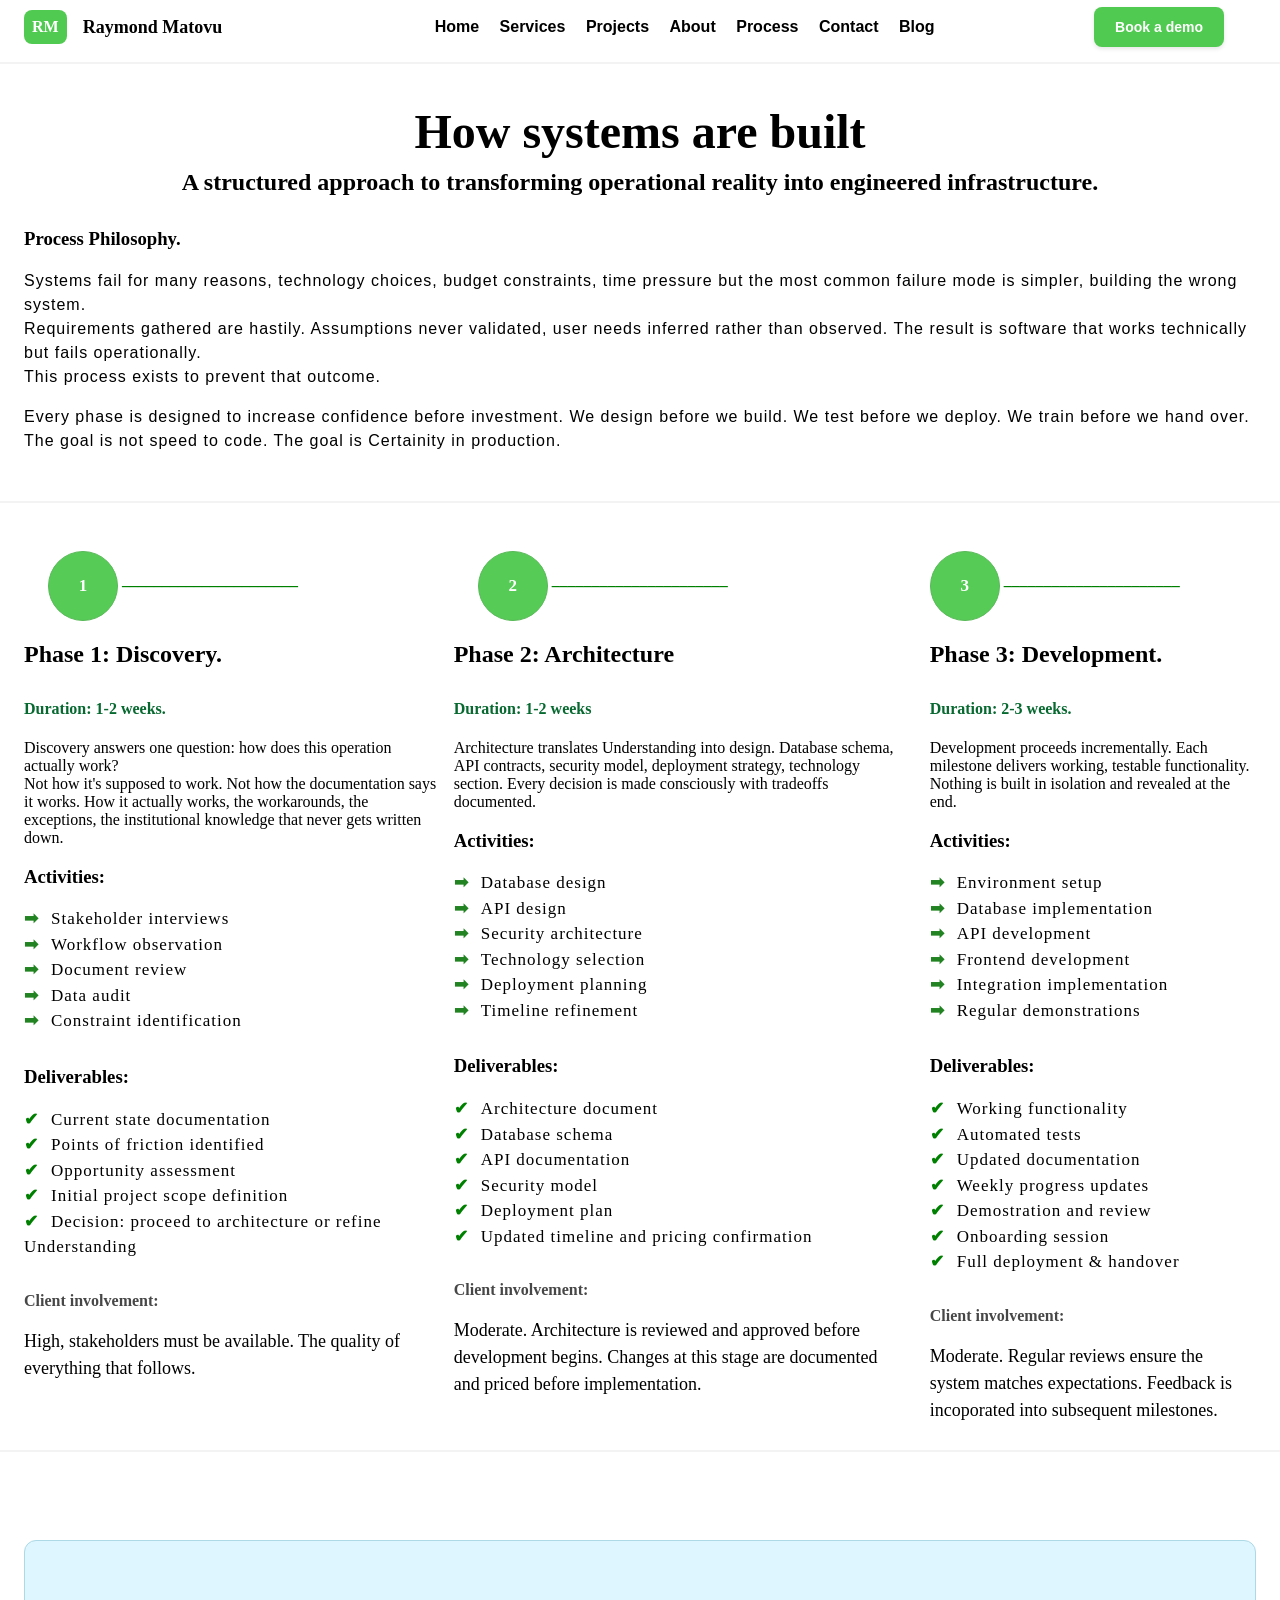
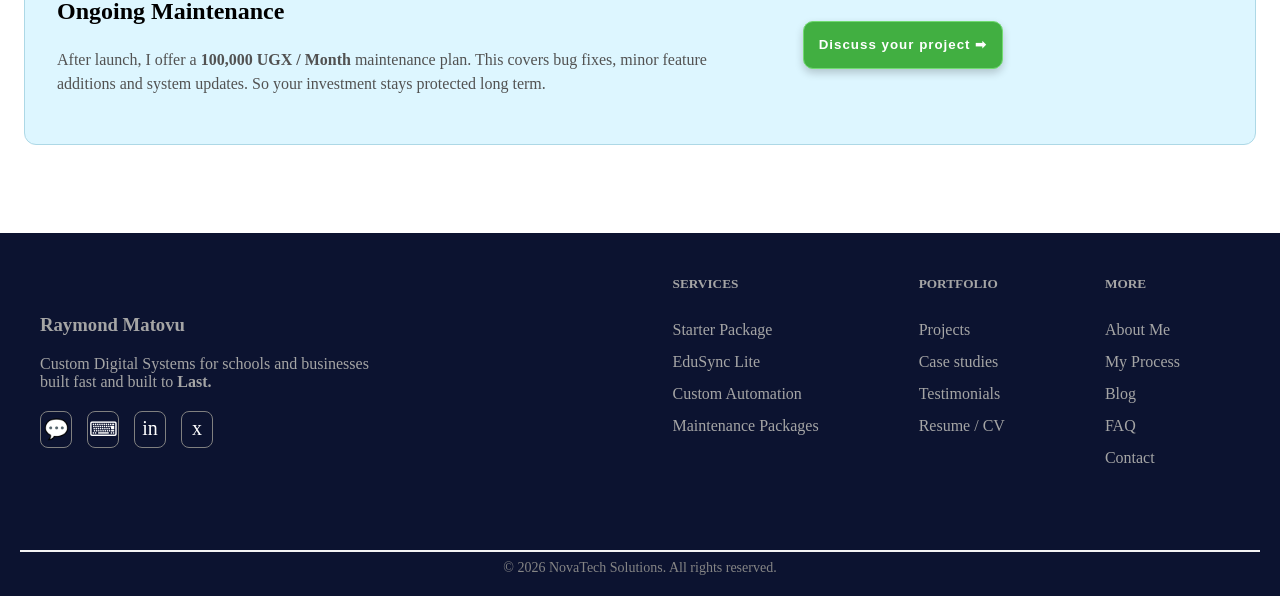
<file: pages/design.html>
<!DOCTYPE html>
<html lang="en">
<head>
  <meta charset="UTF-8">
  <meta name="viewport" content="width=device-width, initial-scale=1.0">
  <title>Process Design</title>
  <link rel="stylesheet" href="../css/main.css">
  <link rel="stylesheet" href="../css/footer.css">
  <link rel="stylesheet" href="../css/style.css">
  <link rel="stylesheet" href="../css/process.css">
  <link rel="stylesheet" href="../css/mediaq.css">
</head>
<body class="body-projects">
  <header>
    <nav id="navigation">
       <div id="navbar">
        <a href="../index.html" class="logo-anchor">
          <div id="logo">RM</div>
          <div id="logo" class="logo_name">Raymond Matovu</div>
        </a>
         <ul id="list">
        <li class="list-hover"><a href="../index.html" class="link">Home</a></li>
        <li class="list-hover"><a href="webservices.html" class="link">Services</a></li>
        <li class="list-hover"><a href="projects.html" class="link">Projects</a></li>
        <li class="list-hover"><a href="about.html" class="link">About</a></li>
        <li class="list-hover"><a href="design.html" class="link">Process</a></li>
        <li class="list-hover"><a href="contact.html" class="link">Contact</a></li>
        <li class="list-hover"><a href="blog.html" class="link">Blog</a></li>
      </ul>
        <div>
          <a href="contact.html" class="link"><button class="demo">Book a demo</button></a>
        </div>
       </div>
      </nav>
  </header>
  <hr class="hr">
  <section id="philosophy">
    <h1>How systems are built</h1>
    <h2>A structured approach to transforming operational reality 
      into engineered infrastructure.</h2>
      <h3>Process Philosophy.</h3>
      <p class="philosophy-text">
        Systems fail for many reasons, technology choices, budget constraints,
        time pressure but the most common failure mode is simpler, building the wrong system.
        <br>
        Requirements gathered are hastily. Assumptions never validated, user needs 
        inferred rather than observed. The result is software that works technically
        but fails operationally.
        <br>
        This process exists to prevent that outcome.
      </p>
      <p class="philosophy-text">
        Every phase is designed to increase confidence before investment. 
        We design before we build. We test before we deploy. We train before we 
        hand over.
        <br>
        The goal is not speed to code. The goal is Certainity in production.
      </p>
  </section>
    <hr class="hr">
  <section id="process-phase">
    <div class="discovery">
      <div  class="phase1">
        <button id="phase-number1">1</button>
      </div>
      <h1 class="phase-head">Phase 1: Discovery.</h1>
      <h4 class="duration">Duration: 1-2 weeks.</h4>
      <p>
        Discovery answers one question: how does this operation actually work?
        <br>
        Not how it's supposed to work. Not how the documentation says it works.
        How it actually works, the workarounds, the exceptions,  the institutional 
        knowledge that never gets written down.
      </p>
      <h3>Activities:</h3>
      <ul class="activity-list">
        <li>Stakeholder interviews </li>
        <li>Workflow observation </li>
        <li>Document review </li>
        <li>Data audit </li>
        <li>Constraint identification </li>
      </ul>
      <h3>Deliverables:</h3>
      <ul class="deliverable-list">
        <li>Current state documentation</li>
        <li>Points of friction identified</li>
        <li>Opportunity assessment</li>
        <li>Initial project scope definition</li>
        <li>Decision: proceed to architecture or refine Understanding</li>
      </ul>
      <p>
        <strong class="involve">Client involvement:</strong>
      </p>
        <p class="explanation">
          High, stakeholders must be available.
          The quality of everything that follows.
        </p>
    </div>
    <div class="architecture">
      <div  class="phase2">
        <button id="phase-number2">2</button>
      </div>
      <h1 class="phase-head">Phase 2: Architecture</h1>
      <h4 class="duration">Duration: 1-2 weeks</h4>
      <p>
      Architecture translates Understanding into design. Database schema, API contracts, security model,
      deployment strategy, technology section. Every decision is made consciously with tradeoffs documented.
    </p>
      <h3>Activities:</h3>
      <ul class="activity-list">
        <li>Database design</li>
        <li>API design</li>
        <li>Security architecture</li>
        <li>Technology selection</li>
        <li>Deployment planning</li>
        <li>Timeline refinement</li>
      </ul>
      <h3>Deliverables:</h3>
      <ul class="deliverable-list">
        <li>Architecture document</li>
        <li>Database schema</li>
        <li>API documentation</li>
        <li>Security model</li>
        <li>Deployment plan</li>
        <li>Updated timeline and pricing confirmation</li>
      </ul>
      <p>
        <strong class="involve">Client involvement:</strong>
      </p> 
        <p class="explaination">
          Moderate. Architecture is reviewed and approved before development
          begins. Changes at this stage are documented and priced before implementation.
        </p>
    </div>

    <div class="development">
      <div class="phase3">
        <button id="phase-number3">3</button>
      </div>
      <h1 class="phase-head">Phase 3: Development.</h1>
      <h4 class="duration">Duration: 2-3 weeks.</h4>
      <p>
        Development proceeds incrementally. Each milestone delivers working, testable functionality.
        Nothing is built in isolation and revealed at the end.
      </p>
      <h3>Activities:</h3>
      <ul class="activity-list">
        <li>Environment setup</li>
        <li>Database implementation</li>
        <li>API development</li>
        <li>Frontend development</li>
        <li>Integration implementation</li>
        <li>Regular demonstrations</li>
      </ul>
      <h3>Deliverables:</h3>
      <ul class="deliverable-list">
        <li>Working functionality</li>
        <li>Automated tests</li>
        <li>Updated documentation</li>
        <li>Weekly progress updates</li>
        <li>Demostration and review</li>
        <li>Onboarding session</li>
        <li>Full deployment & handover</li>
      </ul>
      <p>
        <strong class="involve">Client involvement:</strong>
      </p> 
        <p class="explaination">Moderate. Regular reviews ensure the system matches expectations.
        Feedback is incoporated into subsequent milestones.
      </p>
    </div>
  </section>
  <hr class="hr">

  <div class="ongoing">
    <div class="ongoing-plan">
      <div class="ongoing-text">
      <h2>Ongoing Maintenance</h2>
      <p>
        After launch, I offer a <strong>100,000 UGX / Month</strong>
        maintenance plan. This covers bug fixes, minor feature additions
        and system updates. So your investment stays protected long term.
      </p>
    </div>
    <div class="ongoing-button">
      <a href="contact.html">
        <button class="on-button">Discuss your project  ➡</button>
      </a>
    </div>
    </div>
  </div>

  <footer class="footer">
        <div class="footer-container">
          <div class="footer-about">
            <div>
              <h3>Raymond Matovu</h3>
              <p>Custom Digital Systems for schools and businesses built fast 
              and built to <strong>Last.</strong></p>
            </div>
            <div>
              <div class="footer-socials">
                
                <div class="social" >
                  <a href="http://wa.me/+256741976901">
                  💬
                  </a>
                </div>
                
                
                  <div class="social" >
                    <a href="http://github.com/">
                      ⌨
                    </a>
                  </div>

                  <div class="social" >
                    <a href="http://linkedin.com/">
                      in
                    </a>
                  </div>
                  <div class="social" >
                  <a href="http://twiter.com">
                     x
                  </a>
                  </div>
                
              </div>
            </div>
          </div>

          <div class="footer-links">
            <div>
            <h5>SERVICES</h5>
            <ul class="footer-list">
              <li><a href="webservices.html" class="footer-packs">Starter Package</a></li>
              <li><a href="webservices.html" class="footer-packs">EduSync Lite</a></li>
              <li><a href="webservices.html" class="footer-packs">Custom Automation</a></li>
              <li><a href="webservices.html" class="footer-packs">Maintenance Packages</a></li>
            </ul>
          </div>
          <div>
            <h5>PORTFOLIO</h5>
            <ul class="footer-list">
              <li><a href="projects.html" class="footer-packs">Projects</a></li>
              <li><a href="case_studies.html" class="footer-packs">Case studies</a></li>
              <li><a href="testimonials.html"class="footer-packs">Testimonials</a></li>
              <li><a href="resume.html" class="footer-packs">Resume / CV</a></li>
            </ul>
          </div>
          <div class="more">
            <h5>MORE</h5>
            <ul class="footer-list">
              <li><a href="about.html" class="footer-packs">About Me</a></li>
              <li><a href="design.html" class="footer-packs">My Process</a></li>
              <li><a href="blog.html" class="footer-packs">Blog</a></li>
              <li><a href="faq.html" class="footer-packs">FAQ</a></li>
              <li><a href="contact.html" class="footer-packs">Contact</a></li>
            </ul>
          </div>
          </div>
        </div>
        <div>
        <hr class="hr">
        <div class="copyright">
           &copy; 2026 NovaTech Solutions. All rights reserved.
        </div>
        </div>
      </footer>
</body>
</html>
</file>
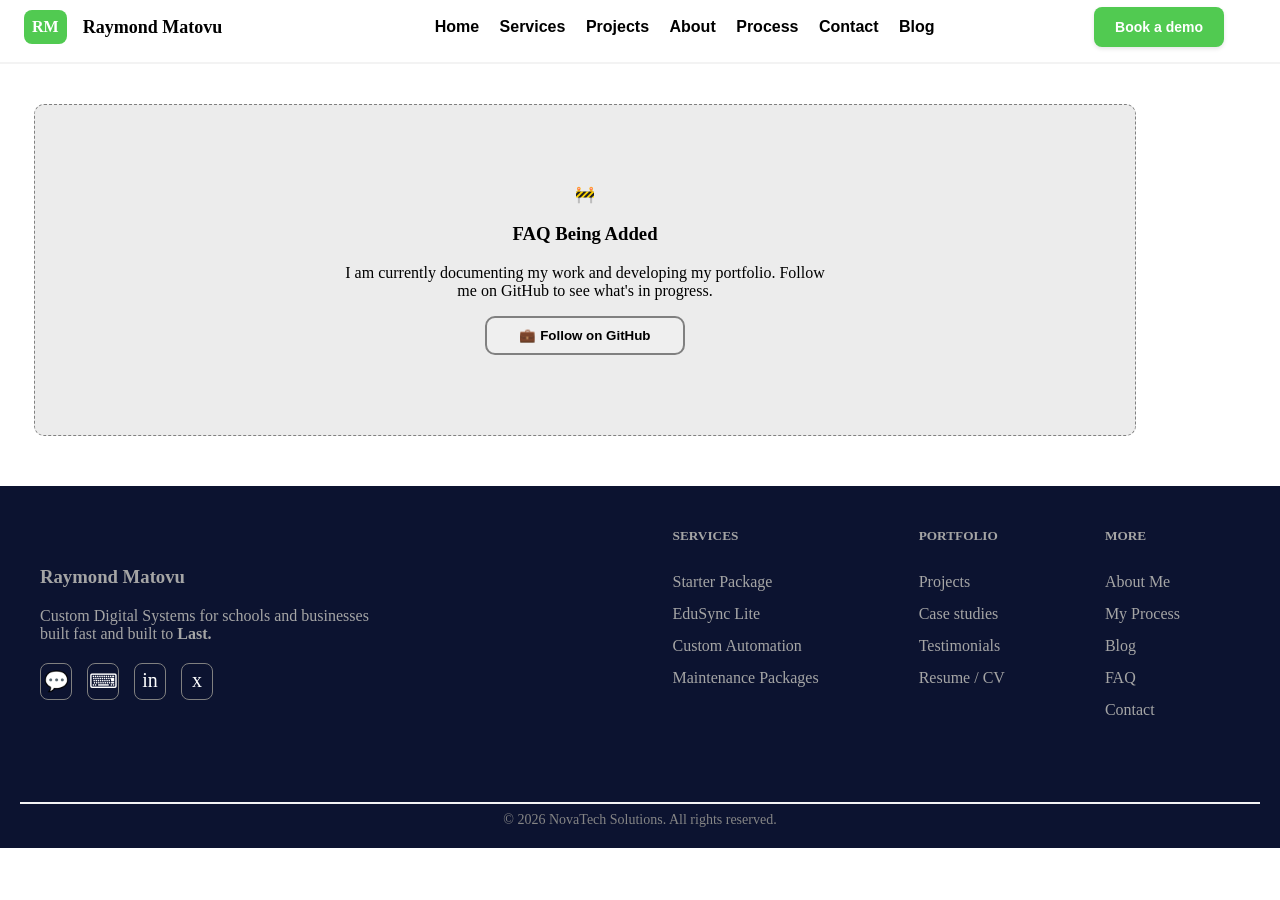
<file: pages/faq.html>
<!DOCTYPE html>
<html lang="en">
<head>
  <meta charset="UTF-8">
  <meta name="viewport" content="width=device-width, initial-scale=1.0">
  <title> Frequently Asked Questions</title>
  <link rel="stylesheet" href="../css/footer.css">
  <link rel="stylesheet" href="../css/main.css">
  <link rel="stylesheet" href="../css/style.css">
  <link rel="stylesheet" href="../css/mediaq.css">
</head>
<body class="body-projects">
  <header>
    <nav id="navigation">
       <div id="navbar">
        <a href="../index.html" class="logo-anchor">
          <div id="logo">RM</div>
          <div id="logo" class="logo_name">Raymond Matovu</div>
        </a>
         <ul id="list">
          <li class="list-hover"><a href="../index.html" class="link">Home</a></li>
          <li class="list-hover"><a href="webservices.html" class="link">Services</a></li>
          <li class="list-hover"><a href="projects.html" class="link">Projects</a></li>
          <li class="list-hover"><a href="about.html" class="link">About</a></li>
          <li class="list-hover"><a href="design.html" class="link">Process</a></li>
          <li class="list-hover"><a href="contact.html" class="link">Contact</a></li>
          <li class="list-hover"><a href="blog.html" class="link">Blog</a></li>
      </ul>
        <div>
          <a href="contact.html" class="link"><button class="demo">Book a demo</button></a>
        </div>
       </div>
      </nav>
     </header>
  <hr class="hr">
  
  <section class="add-section">
      <div class="inner-conts">
        <div>🚧</div>
        <div><h3>FAQ Being Added</h3></div>
        <div class="inner-p"><p>I am currently documenting my work and developing my portfolio.
          Follow me on GitHub to see what's in progress.
        </p></div>
        <div>
          <a href="http://github.com/rayzmat44" target="_blank">
            <button class="git-button">
            💼 Follow on GitHub
            </button>
          </a>
          <div>
      </div>
    </section>

<footer class="footer">
        <div class="footer-container">
          <div class="footer-about">
            <div>
              <h3>Raymond Matovu</h3>
              <p>Custom Digital Systems for schools and businesses built fast 
              and built to <strong>Last.</strong></p>
            </div>
            <div>
              <div class="footer-socials">
                
                <div class="social" >
                  <a href="http://wa.me/+256741976901">
                  💬
                  </a>
                </div>
                
                
                  <div class="social" >
                    <a href="http://github.com/">
                      ⌨
                    </a>
                  </div>

                  <div class="social" >
                    <a href="http://linkedin.com/">
                      in
                    </a>
                  </div>
                  <div class="social" >
                  <a href="http://twiter.com">
                     x
                  </a>
                  </div>
                
              </div>
            </div>
          </div>

          <div class="footer-links">
            <div>
            <h5>SERVICES</h5>
            <ul class="footer-list">
              <li><a href="webservices.html" class="footer-packs">Starter Package</a></li>
              <li><a href="webservices.html" class="footer-packs">EduSync Lite</a></li>
              <li><a href="webservices.html" class="footer-packs">Custom Automation</a></li>
              <li><a href="webservices.html" class="footer-packs">Maintenance Packages</a></li>
            </ul>
          </div>
          <div>
            <h5>PORTFOLIO</h5>
            <ul class="footer-list">
              <li><a href="projects.html" class="footer-packs">Projects</a></li>
              <li><a href="case_studies.html" class="footer-packs">Case studies</a></li>
              <li><a href="testimonials.html"class="footer-packs">Testimonials</a></li>
              <li><a href="resume.html" class="footer-packs">Resume / CV</a></li>
            </ul>
          </div>
          <div class="more">
            <h5>MORE</h5>
            <ul class="footer-list">
              <li><a href="about.html" class="footer-packs">About Me</a></li>
              <li><a href="design.html" class="footer-packs">My Process</a></li>
              <li><a href="blog.html" class="footer-packs">Blog</a></li>
              <li><a href="faq.html" class="footer-packs">FAQ</a></li>
              <li><a href="contact.html" class="footer-packs">Contact</a></li>
            </ul>
          </div>
          </div>
        </div>
        <div>
        <hr class="hr">
        <div class="copyright">
           &copy; 2026 NovaTech Solutions. All rights reserved.
        </div>
        </div>
      </footer>  
</body>
</html>
</file>
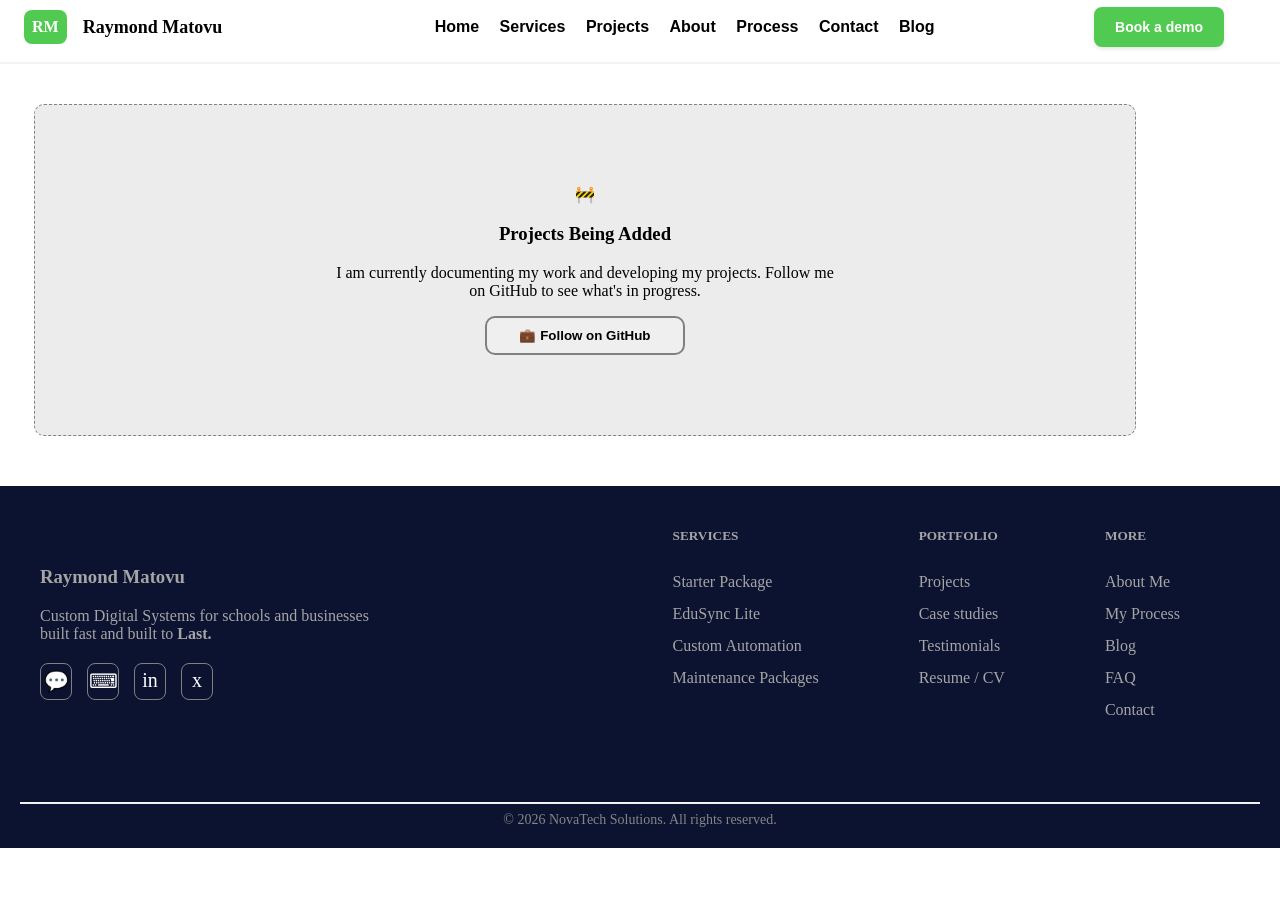
<file: pages/projects.html>
<!DOCTYPE html>
 <html lang="en">
 <head>
  <meta charset="UTF-8">
  <meta name="viewport" content="width=device-width, initial-scale=1.0">
  <title>Projects</title>
  <link rel="stylesheet" href="../css/style.css">
  <link rel="stylesheet" href="../css/main.css">
  <link rel="stylesheet" href="../css/footer.css">
  <link rel="stylesheet" href="../css/mediaq.css">
 </head>
 <body class="body-projects">
  <main>
      <header>
      <nav id="navigation">
       <div id="navbar">
        <a href="../index.html" class="logo-anchor">
          <div id="logo">RM</div>
          <div id="logo" class="logo_name">Raymond Matovu</div>
        </a>
         <ul id="list">
        <li class="list-hover"><a href="../index.html" class="link">Home</a></li>
        <li class="list-hover"><a href="webservices.html" class="link">Services</a></li>
        <li class="list-hover"><a href="projects.html" class="link">Projects</a></li>
        <li class="list-hover"><a href="about.html" class="link">About</a></li>
        <li class="list-hover"><a href="design.html" class="link">Process</a></li>
        <li class="list-hover"><a href="contact.html" class="link">Contact</a></li>
        <li class="list-hover"><a href="blog.html" class="link">Blog</a></li>
      </ul>
        <div>
          <a href="contact.html" class="link"><button class="demo">Book a demo</button></a>
        </div>
       </div>
          </nav>
      <hr class="hr">
  </header>

    <section class="add-section">
      <div class="inner-conts">
        <div>🚧</div>
        <div><h3>Projects Being Added</h3></div>
        <div class="inner-p"><p>I am currently documenting my work and developing my projects.
          Follow me on GitHub to see what's in progress.
        </p></div>
        <div>
          <a href="http://github.com/rayzmat44" target="_blank">
            <button class="git-button">
            💼 Follow on GitHub
            </button>
          </a>
          <div>
      </div>
    </section>
  </main>

     <footer class="footer">
        <div class="footer-container">
          <div class="footer-about">
            <div>
              <h3>Raymond Matovu</h3>
              <p>Custom Digital Systems for schools and businesses built fast 
              and built to <strong>Last.</strong></p>
            </div>
            <div>
              <div class="footer-socials">
                
                <div class="social" >
                  <a href="http://wa.me/+256741976901">
                  💬
                  </a>
                </div>
                
                
                  <div class="social" >
                    <a href="http://github.com/">
                      ⌨
                    </a>
                  </div>

                  <div class="social" >
                    <a href="http://linkedin.com/">
                      in
                    </a>
                  </div>
                  <div class="social" >
                  <a href="http://twiter.com">
                     x
                  </a>
                  </div>
                
              </div>
            </div>
          </div>

          <div class="footer-links">
            <div>
            <h5>SERVICES</h5>
            <ul class="footer-list">
              <li><a href="webservices.html" class="footer-packs">Starter Package</a></li>
              <li><a href="webservices.html" class="footer-packs">EduSync Lite</a></li>
              <li><a href="webservices.html" class="footer-packs">Custom Automation</a></li>
              <li><a href="webservices.html" class="footer-packs">Maintenance Packages</a></li>
            </ul>
          </div>
          <div>
            <h5>PORTFOLIO</h5>
            <ul class="footer-list">
              <li><a href="projects.html" class="footer-packs">Projects</a></li>
              <li><a href="case_studies.html" class="footer-packs">Case studies</a></li>
              <li><a href="testimonials.html"class="footer-packs">Testimonials</a></li>
              <li><a href="resume.html" class="footer-packs">Resume / CV</a></li>
            </ul>
          </div>
          <div class="more">
            <h5>MORE</h5>
            <ul class="footer-list">
              <li><a href="about.html" class="footer-packs">About Me</a></li>
              <li><a href="design.html" class="footer-packs">My Process</a></li>
              <li><a href="blog.html" class="footer-packs">Blog</a></li>
              <li><a href="faq.html" class="footer-packs">FAQ</a></li>
              <li><a href="contact.html" class="footer-packs">Contact</a></li>
            </ul>
          </div>
          </div>
        </div>
        <div>
        <hr class="hr">
        <div class="copyright">
           &copy; 2026 NovaTech Solutions. All rights reserved.
        </div>
        </div>
      </footer>    
</body>
 </html>
</file>
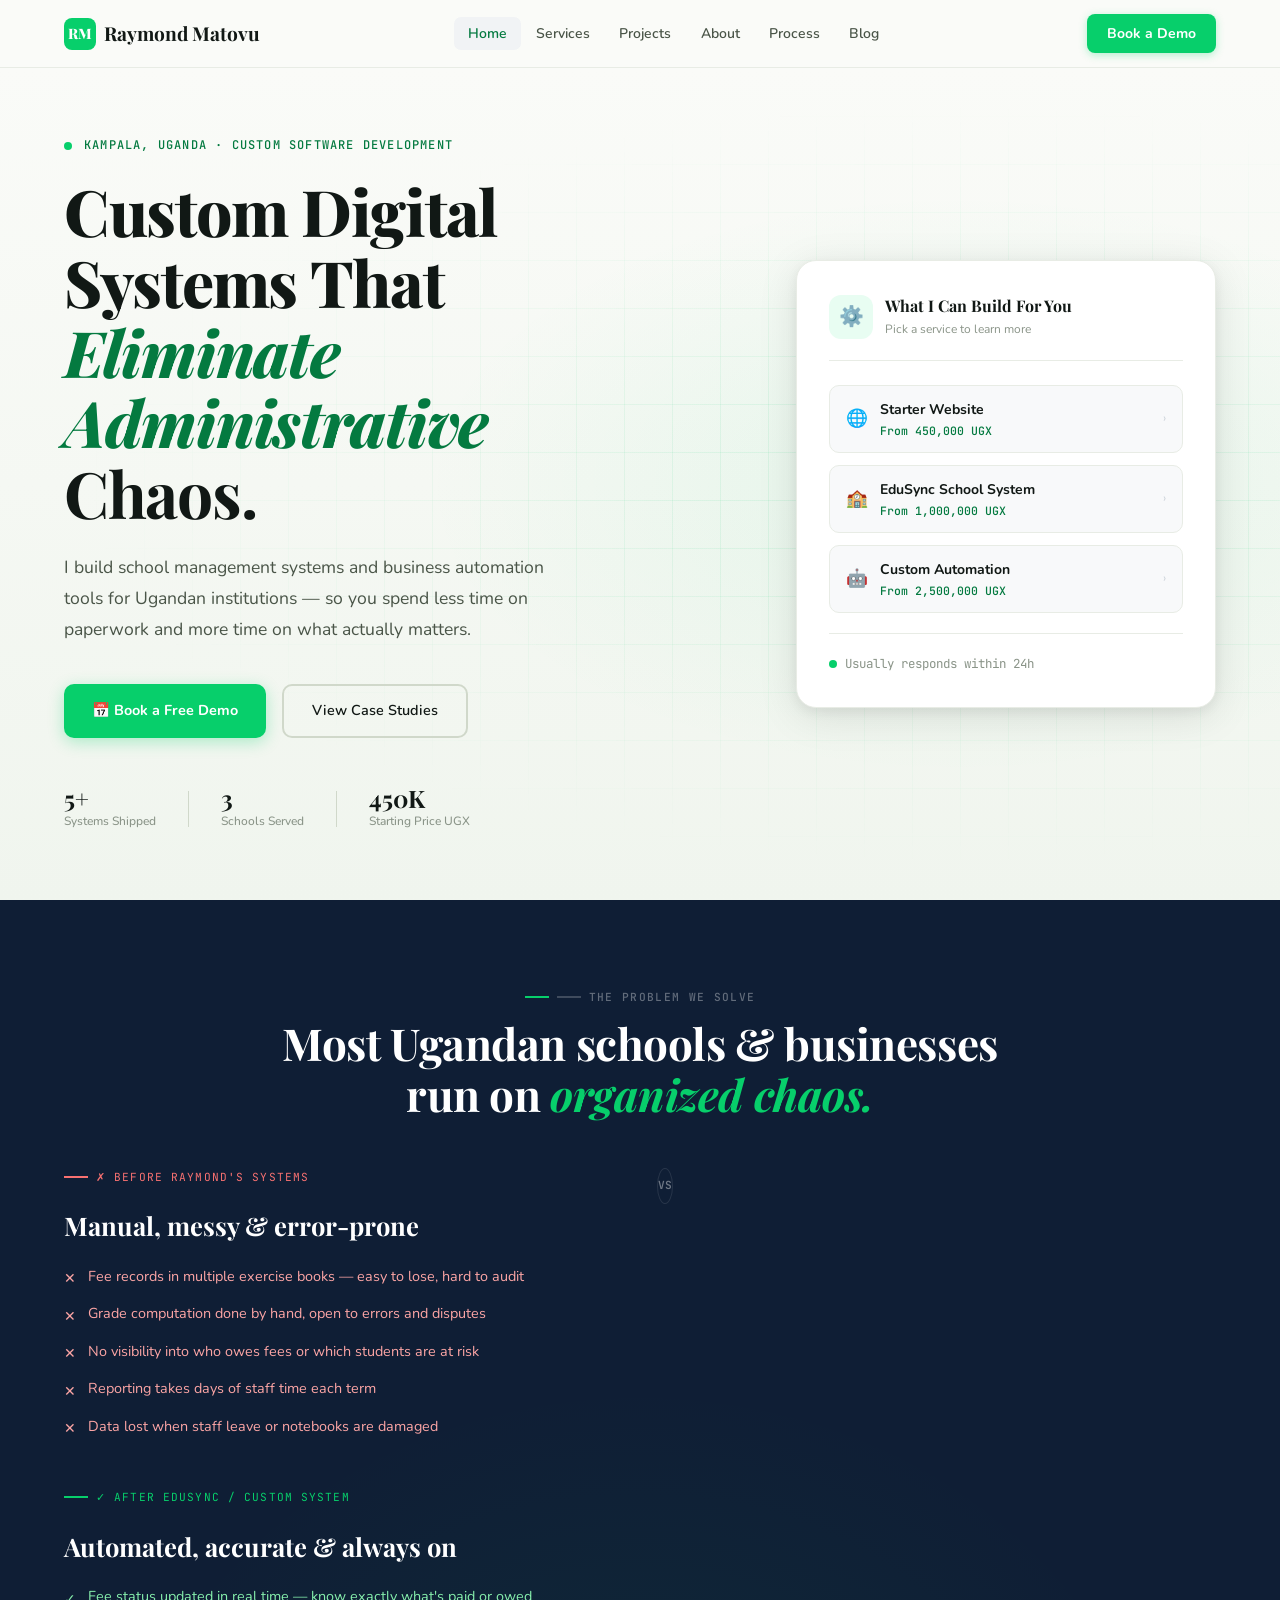
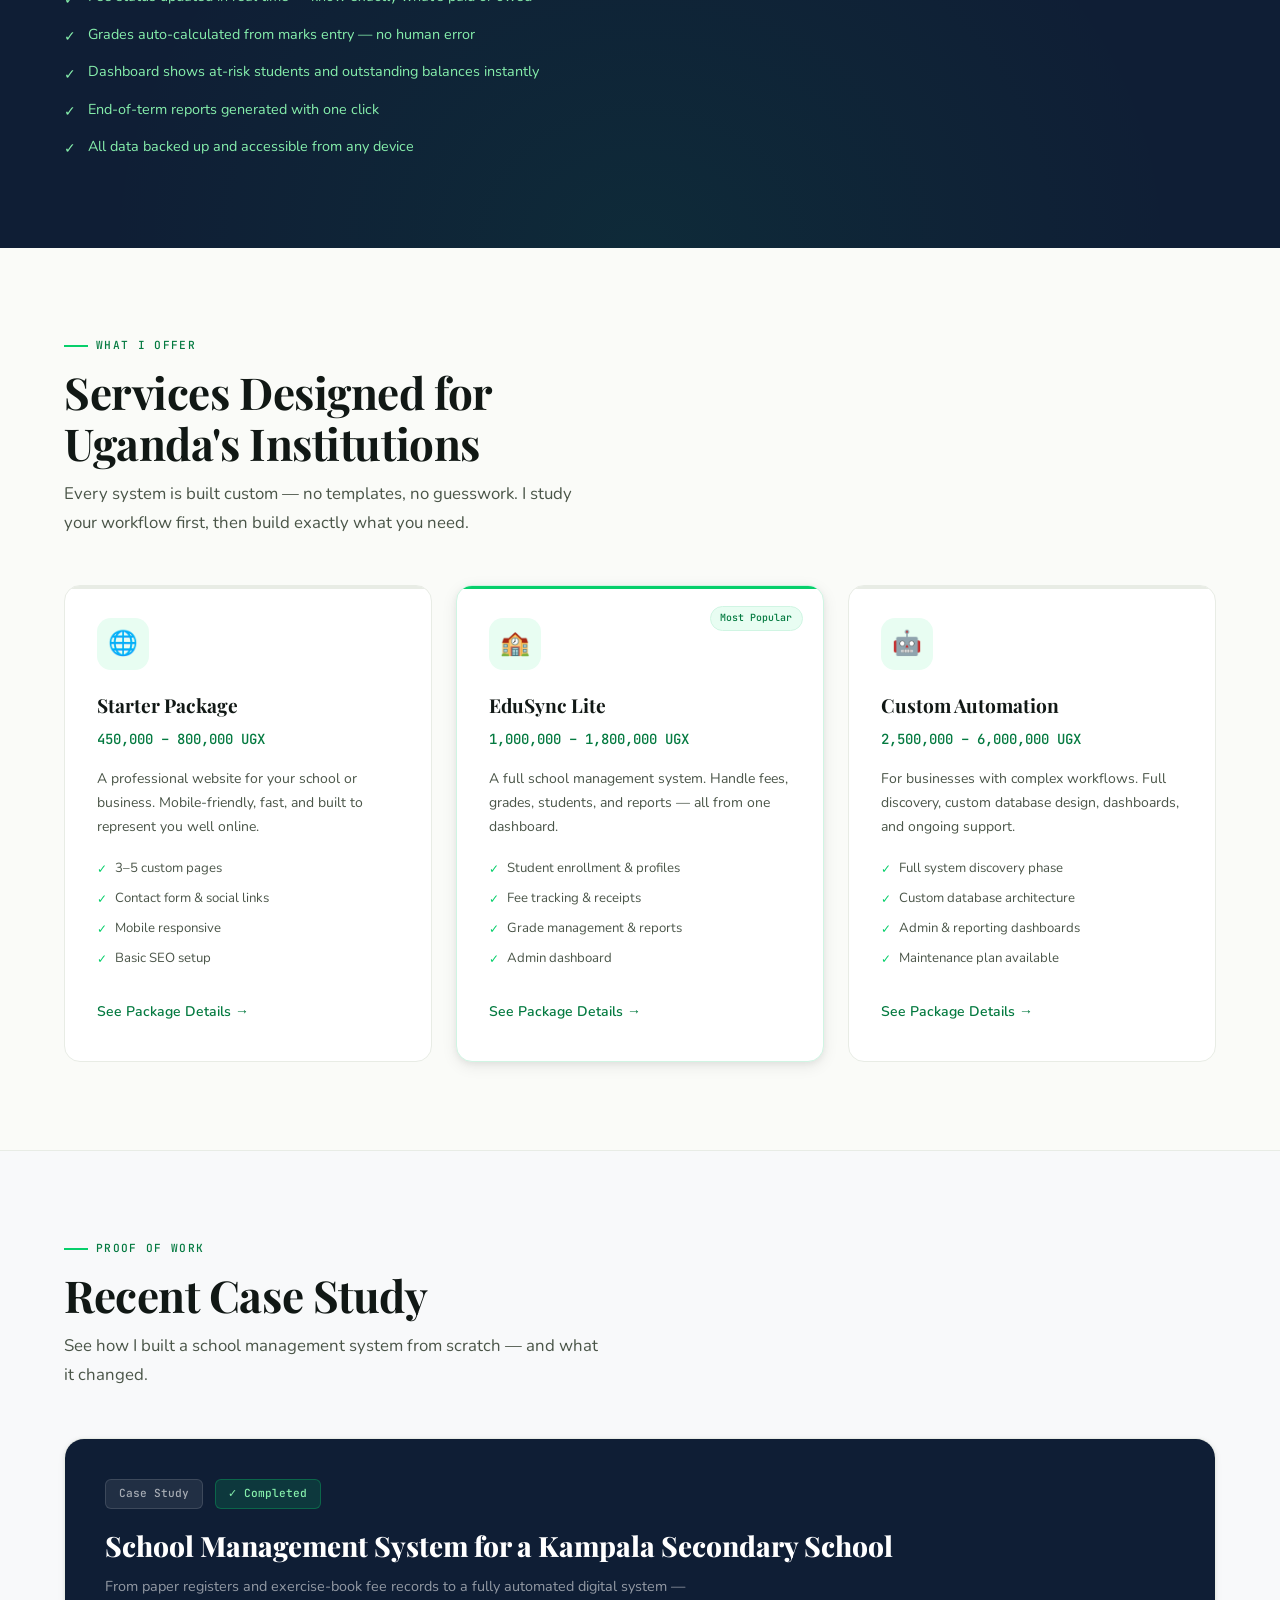
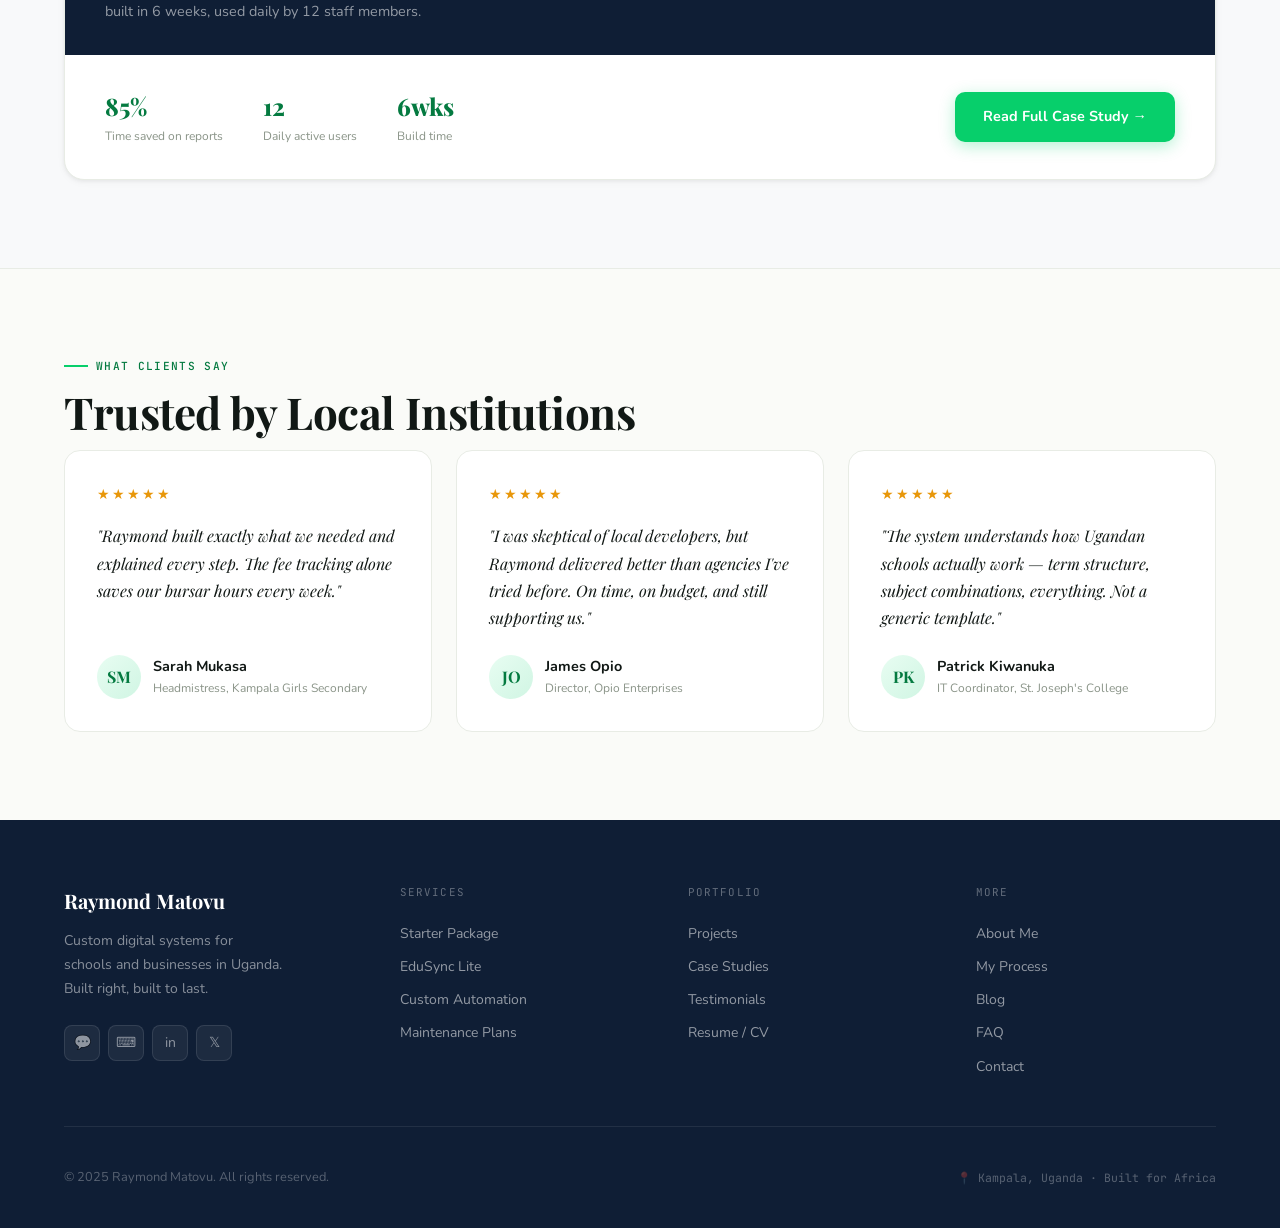
<file: pages/raymond-matovu-portfolio.html>
<!DOCTYPE html>
<html lang="en">
<head>
<meta charset="UTF-8">
<meta name="viewport" content="width=device-width, initial-scale=1.0">
<title>Raymond Matovu — Custom Digital Systems for Schools & Businesses</title>
<link rel="preconnect" href="https://fonts.googleapis.com">
<link rel="preconnect" href="https://fonts.gstatic.com" crossorigin>
<link href="https://fonts.googleapis.com/css2?family=Playfair+Display:ital,wght@0,400;0,600;0,700;0,800;1,400;1,600&family=Nunito:wght@300;400;500;600;700&family=JetBrains+Mono:wght@300;400;500&display=swap" rel="stylesheet">
<style>
/* ========================================
   DESIGN SYSTEM
   ======================================== */
:root {
  --green: #07cf6b;
  --green-dark: #05a855;
  --green-darker: #047a40;
  --green-pale: #e8fdf2;
  --green-muted: #d0f5e3;
  --navy: #0f1e35;
  --navy-mid: #1a2f4a;
  --navy-light: #243b5c;
  --amber: #e8970a;
  --amber-pale: #fef5e4;
  --slate-50: #f8f9fa;
  --slate-100: #f1f3f5;
  --slate-200: #e9ecef;
  --slate-300: #dee2e6;
  --slate-400: #ced4da;
  --slate-500: #adb5bd;
  --slate-600: #6c757d;
  --slate-700: #495057;
  --slate-800: #343a40;
  --slate-900: #212529;
  --white: #ffffff;

  --font-display: 'Playfair Display', serif;
  --font-body: 'Nunito', sans-serif;
  --font-mono: 'JetBrains Mono', monospace;

  /* Page bg is light */
  --bg: #fafbf8;
  --bg-card: #ffffff;
  --border: #e8ece5;
  --border-strong: #d0d8ca;
  --text-primary: #111815;
  --text-secondary: #4a5548;
  --text-muted: #8a9488;
  --shadow-sm: 0 1px 4px rgba(0,0,0,0.06), 0 2px 8px rgba(0,0,0,0.04);
  --shadow-md: 0 4px 16px rgba(0,0,0,0.08), 0 2px 6px rgba(0,0,0,0.05);
  --shadow-lg: 0 8px 40px rgba(0,0,0,0.1), 0 4px 12px rgba(0,0,0,0.06);
}

*, *::before, *::after { box-sizing: border-box; margin: 0; padding: 0; }
html { scroll-behavior: smooth; font-size: 16px; }

body {
  font-family: var(--font-body);
  background: var(--bg);
  color: var(--text-primary);
  line-height: 1.65;
  -webkit-font-smoothing: antialiased;
}

/* ========================================
   NAVIGATION
   ======================================== */
nav {
  position: fixed; top: 0; left: 0; right: 0; z-index: 200;
  background: rgba(250,251,248,0.92);
  backdrop-filter: blur(14px);
  border-bottom: 1px solid var(--border);
  height: 68px;
  display: flex; align-items: center;
}
.nav-inner {
  max-width: 1200px; 
  margin: 0 auto;
  padding: 0 1.5rem;
  width: 100%;
  display: flex; 
  align-items: center;
   justify-content: space-between;
}
.nav-logo {
  font-family: var(--font-display);
  font-size: 1.2rem; font-weight: 700;
  color: var(--text-primary);
  text-decoration: none;
  display: flex; align-items: center; gap: 0.5rem;
}
.nav-logo-mark {
  width: 32px; height: 32px;
  background: var(--green);
  border-radius: 8px;
  display: flex; align-items: center; justify-content: center;
  color: white; font-family: var(--font-display); font-weight: 800; font-size: 0.9rem;
}
.nav-links {
  display: flex; align-items: center; gap: 0.125rem;
  list-style: none;
}
.nav-links a {
  font-size: 0.875rem; font-weight: 600;
  color: var(--text-secondary);
  text-decoration: none;
  padding: 0.45rem 0.85rem;
  border-radius: 7px;
  transition: all 0.18s;
}
.nav-links a:hover, .nav-links a.active { color: var(--text-primary); background: var(--slate-100); }
.nav-links a.active { color: var(--green-darker); }
.nav-cta {
  font-size: 0.875rem; font-weight: 700;
  background: var(--green);
  color: white;
  padding: 0.5rem 1.25rem;
  border-radius: 8px;
  text-decoration: none;
  transition: background 0.18s, transform 0.18s;
  box-shadow: 0 2px 8px rgba(7,207,107,0.3);
}
.nav-cta:hover { background: var(--green-dark); transform: translateY(-1px); }

.hamburger {
  display: none; flex-direction: column; gap: 5px;
  background: none; border: none; cursor: pointer; padding: 6px;
}
.hamburger span { display: block; width: 22px; height: 2px; background: var(--text-primary); border-radius: 2px; transition: all 0.3s; }

.mobile-menu {
  display: none; position: fixed; top: 68px; left: 0; right: 0; bottom: 0;
  background: var(--bg); z-index: 199; padding: 2rem 1.5rem;
  flex-direction: column; gap: 0;
}
.mobile-menu.open { display: flex; }
.mobile-menu a {
  font-size: 1.25rem; font-weight: 700; font-family: var(--font-display);
  color: var(--text-primary); text-decoration: none;
  padding: 1rem 0;
  border-bottom: 1px solid var(--border);
  transition: color 0.18s;
}
.mobile-menu a:hover { color: var(--green); }

/* ========================================
   PAGES
   ======================================== */
.page { display: none; padding-top: 68px; min-height: 100vh; }
.page.active { display: block; }

/* ========================================
   CONTAINERS & LAYOUT
   ======================================== */
.container { max-width: 1200px; margin: 0 auto; padding: 0 1.5rem; }
.container-sm { max-width: 780px; margin: 0 auto; padding: 0 1.5rem; }

section { padding: 5.5rem 0; }
section.tight { padding: 3.5rem 0; }

.section-label {
  font-family: var(--font-mono);
  font-size: 0.7rem; font-weight: 500;
  letter-spacing: 0.12em; text-transform: uppercase;
  color: var(--green-darker);
  margin-bottom: 0.75rem;
  display: flex; align-items: center; gap: 0.5rem;
}
.section-label::before { content: ''; display: block; width: 1.5rem; height: 2px; background: var(--green); }

.section-title {
  font-family: var(--font-display);
  font-size: clamp(1.8rem, 3.5vw, 2.75rem);
  font-weight: 700;
  line-height: 1.15;
  letter-spacing: -0.01em;
  color: var(--text-primary);
  margin-bottom: 0.75rem;
}
.section-sub {
  font-size: 1.05rem;
  color: var(--text-secondary);
  max-width: 540px;
  line-height: 1.7;
  margin-bottom: 3rem;
}

/* ========================================
   HERO
   ======================================== */
.hero {
  min-height: calc(100vh - 68px);
  display: flex; align-items: center;
  position: relative; overflow: hidden;
  padding: 4rem 0;
}

.hero-bg {
  position: absolute; inset: 0; z-index: 0;
  background:
    radial-gradient(ellipse 60% 50% at 75% 50%, rgba(7,207,107,0.07) 0%, transparent 70%),
    linear-gradient(180deg, var(--bg) 0%, #f0f5ee 100%);
}

/* Grid pattern overlay */
.hero-bg::after {
  content: '';
  position: absolute; inset: 0;
  background-image:
    linear-gradient(rgba(7,207,107,0.08) 1px, transparent 1px),
    linear-gradient(90deg, rgba(7,207,107,0.08) 1px, transparent 1px);
  background-size: 48px 48px;
  mask-image: radial-gradient(ellipse at 75% 50%, black 20%, transparent 65%);
  -webkit-mask-image: radial-gradient(ellipse at 75% 50%, black 20%, transparent 65%);
}

.hero-inner {
  position: relative; z-index: 1;
  max-width: 1200px; margin: 0 auto; padding: 0 1.5rem;
  display: grid; grid-template-columns: 1fr 420px; gap: 5rem; align-items: center;
}

.hero-eyebrow {
  font-family: var(--font-mono);
  font-size: 0.75rem; font-weight: 500;
  letter-spacing: 0.1em; text-transform: uppercase;
  color: var(--green-darker);
  margin-bottom: 1.25rem;
  display: flex; align-items: center; gap: 0.75rem;
}
.hero-eyebrow-dot {
  width: 8px; height: 8px; border-radius: 50%;
  background: var(--green);
  animation: breathe 2.5s ease-in-out infinite;
}
@keyframes breathe {
  0%,100% { transform: scale(1); opacity: 1; }
  50% { transform: scale(1.3); opacity: 0.7; }
}

.hero h1 {
  font-family: var(--font-display);
  font-size: clamp(2.25rem, 5vw, 4rem);
  font-weight: 800;
  line-height: 1.1;
  letter-spacing: -0.02em;
  color: var(--text-primary);
  margin-bottom: 1.5rem;
}
.hero h1 em {
  font-style: italic;
  color: var(--green-darker);
}
.hero h1 strong {
  font-style: normal;
  display: block;
}

.hero-desc {
  font-size: 1.1rem; color: var(--text-secondary);
  max-width: 500px; line-height: 1.75; margin-bottom: 2.5rem;
}

.hero-ctas { display: flex; gap: 1rem; flex-wrap: wrap; margin-bottom: 3rem; }

/* Buttons */
.btn-primary {
  display: inline-flex; align-items: center; gap: 0.5rem;
  font-family: var(--font-body);
  font-size: 0.9rem; font-weight: 700;
  padding: 0.8rem 1.75rem;
  background: var(--green);
  color: white; text-decoration: none; border: none;
  border-radius: 10px; cursor: pointer;
  box-shadow: 0 4px 16px rgba(7,207,107,0.3);
  transition: all 0.2s;
}
.btn-primary:hover { background: var(--green-dark); transform: translateY(-2px); box-shadow: 0 6px 24px rgba(7,207,107,0.4); }

.btn-secondary {
  display: inline-flex; align-items: center; gap: 0.5rem;
  font-family: var(--font-body);
  font-size: 0.9rem; font-weight: 600;
  padding: 0.8rem 1.75rem;
  background: transparent;
  color: var(--text-primary); text-decoration: none; border: 2px solid var(--border-strong);
  border-radius: 10px; cursor: pointer;
  transition: all 0.2s;
}
.btn-secondary:hover { border-color: var(--green); color: var(--green-darker); background: var(--green-pale); }

.btn-ghost {
  display: inline-flex; align-items: center; gap: 0.375rem;
  font-size: 0.875rem; font-weight: 600;
  color: var(--green-darker); text-decoration: none;
  padding: 0.4rem 0; border: none; background: none; cursor: pointer;
  transition: gap 0.2s;
}
.btn-ghost:hover { gap: 0.6rem; }

/* Hero trust bar */
.hero-trust {
  display: flex; gap: 2rem; align-items: center; flex-wrap: wrap;
}
.trust-stat { display: flex; flex-direction: column; }
.trust-num {
  font-family: var(--font-display);
  font-size: 1.5rem; font-weight: 700;
  color: var(--text-primary); line-height: 1;
}
.trust-label { font-size: 0.75rem; color: var(--text-muted); font-weight: 500; margin-top: 0.125rem; }
.trust-divider { width: 1px; height: 36px; background: var(--border-strong); }

/* Hero card */
.hero-card {
  background: var(--bg-card);
  border: 1px solid var(--border);
  border-radius: 20px;
  padding: 2rem;
  box-shadow: var(--shadow-lg);
}
.hero-card-header {
  display: flex; align-items: center; gap: 0.75rem;
  margin-bottom: 1.5rem;
  padding-bottom: 1.25rem;
  border-bottom: 1px solid var(--border);
}
.hero-card-icon {
  width: 44px; height: 44px; border-radius: 12px;
  background: var(--green-pale);
  display: flex; align-items: center; justify-content: center;
  font-size: 1.25rem;
}
.hero-card-title { font-family: var(--font-display); font-weight: 700; font-size: 1rem; }
.hero-card-sub { font-size: 0.75rem; color: var(--text-muted); }

.hero-service-list { display: flex; flex-direction: column; gap: 0.75rem; }
.hero-service-item {
  display: flex; align-items: center; gap: 0.75rem;
  padding: 0.75rem 1rem;
  background: var(--slate-50);
  border-radius: 10px; border: 1px solid var(--border);
  transition: all 0.18s; cursor: pointer;
}
.hero-service-item:hover { border-color: var(--green); background: var(--green-pale); }
.hero-service-item-icon { font-size: 1.1rem; flex-shrink: 0; }
.hero-service-item-text { flex: 1; }
.hero-service-item-name { font-size: 0.875rem; font-weight: 700; }
.hero-service-item-price {
  font-family: var(--font-mono);
  font-size: 0.72rem; color: var(--green-darker);
  font-weight: 500;
}
.hero-service-item-arrow { color: var(--slate-400); font-size: 0.8rem; }

/* ========================================
   PROBLEM/SOLUTION
   ======================================== */
.problem-solution {
  background: var(--navy);
  padding: 5.5rem 0;
  position: relative; overflow: hidden;
}
.problem-solution::before {
  content: '';
  position: absolute; top: 0; left: 0; right: 0; bottom: 0;
  background: radial-gradient(ellipse 60% 70% at 50% 100%, rgba(7,207,107,0.07) 0%, transparent 70%);
}
.ps-grid {
  display: grid; grid-template-columns: 1fr 1fr; gap: 3rem;
  align-items: start;
}
.ps-col-label {
  font-family: var(--font-mono);
  font-size: 0.7rem; letter-spacing: 0.1em; text-transform: uppercase;
  margin-bottom: 1.5rem;
  display: flex; align-items: center; gap: 0.5rem;
}
.ps-problem .ps-col-label { color: #f87171; }
.ps-solution .ps-col-label { color: var(--green); }
.ps-problem .ps-col-label::before { content: ''; width: 1.5rem; height: 2px; background: #f87171; display: block; }
.ps-solution .ps-col-label::before { content: ''; width: 1.5rem; height: 2px; background: var(--green); display: block; }

.ps-title {
  font-family: var(--font-display);
  font-size: 1.6rem; font-weight: 700;
  color: white; margin-bottom: 1.5rem; line-height: 1.2;
}
.ps-items { display: flex; flex-direction: column; gap: 0.75rem; }
.ps-item {
  display: flex; gap: 0.75rem;
  font-size: 0.9rem; line-height: 1.6;
}
.ps-problem .ps-item { color: #fca5a5; }
.ps-solution .ps-item { color: #86efac; }
.ps-item-icon { flex-shrink: 0; font-size: 0.9rem; margin-top: 0.15rem; }

.ps-divider {
  width: 1px; background: rgba(255,255,255,0.1);
  position: relative; display: flex; align-items: center; justify-content: center;
}
.ps-divider-vs {
  background: var(--navy); border: 1px solid rgba(255,255,255,0.1);
  width: 36px; height: 36px; border-radius: 50%;
  display: flex; align-items: center; justify-content: center;
  font-family: var(--font-mono); font-size: 0.7rem; font-weight: 600;
  color: rgba(255,255,255,0.4);
}

/* ========================================
   SERVICE CARDS
   ======================================== */
.services-grid {
  display: grid; grid-template-columns: repeat(3, 1fr); gap: 1.5rem;
}
.service-card {
  background: var(--bg-card);
  border: 1px solid var(--border);
  border-radius: 16px;
  padding: 2rem;
  position: relative;
  transition: all 0.2s;
  cursor: pointer;
  overflow: hidden;
}
.service-card::before {
  content: '';
  position: absolute; top: 0; left: 0; right: 0;
  height: 3px; background: var(--border);
  transition: background 0.2s;
}
.service-card:hover { border-color: var(--green-muted); box-shadow: var(--shadow-md); transform: translateY(-3px); }
.service-card:hover::before { background: var(--green); }
.service-card.featured {
  border-color: var(--green-muted);
  box-shadow: var(--shadow-md);
}
.service-card.featured::before { background: var(--green); }
.featured-badge {
  position: absolute; top: 1.25rem; right: 1.25rem;
  font-family: var(--font-mono); font-size: 0.62rem; font-weight: 500;
  padding: 0.2rem 0.6rem;
  background: var(--green-pale);
  color: var(--green-darker); border-radius: 100px;
  border: 1px solid var(--green-muted);
}
.service-icon {
  width: 52px; height: 52px; border-radius: 14px;
  background: var(--green-pale);
  display: flex; align-items: center; justify-content: center;
  font-size: 1.5rem; margin-bottom: 1.25rem;
}
.service-name {
  font-family: var(--font-display);
  font-size: 1.2rem; font-weight: 700;
  margin-bottom: 0.375rem;
}
.service-price {
  font-family: var(--font-mono);
  font-size: 0.875rem; font-weight: 500;
  color: var(--green-darker);
  margin-bottom: 1rem;
}
.service-desc { font-size: 0.875rem; color: var(--text-secondary); line-height: 1.7; margin-bottom: 1.25rem; }
.service-features { display: flex; flex-direction: column; gap: 0.5rem; margin-bottom: 1.5rem; }
.service-feature {
  display: flex; gap: 0.5rem; align-items: flex-start;
  font-size: 0.825rem; color: var(--text-secondary);
}
.service-feature-check { color: var(--green); font-size: 0.75rem; margin-top: 0.125rem; flex-shrink: 0; }

/* ========================================
   PRICING TABLE
   ======================================== */
.pricing-grid {
  display: grid; grid-template-columns: repeat(3, 1fr); gap: 1.5rem;
}
.pricing-card {
  background: var(--bg-card);
  border: 2px solid var(--border);
  border-radius: 20px;
  padding: 2.5rem 2rem;
  display: flex; flex-direction: column;
  transition: all 0.2s;
}
.pricing-card.popular {
  border-color: var(--green);
  box-shadow: 0 0 0 4px rgba(7,207,107,0.08), var(--shadow-md);
  position: relative;
}
.popular-tag {
  position: absolute; top: -14px; left: 50%; transform: translateX(-50%);
  background: var(--green);
  color: white;
  font-family: var(--font-mono); font-size: 0.65rem; font-weight: 600;
  padding: 0.25rem 1rem; border-radius: 100px;
  letter-spacing: 0.05em; text-transform: uppercase;
}
.pricing-tier-name {
  font-family: var(--font-mono);
  font-size: 0.7rem; font-weight: 500; letter-spacing: 0.1em;
  text-transform: uppercase; color: var(--text-muted);
  margin-bottom: 0.75rem;
}
.pricing-price {
  font-family: var(--font-display);
  font-size: 2rem; font-weight: 800;
  color: var(--text-primary); line-height: 1;
  margin-bottom: 0.25rem;
}
.pricing-currency {
  font-family: var(--font-mono); font-size: 0.75rem; color: var(--text-muted);
  margin-bottom: 1rem;
}
.pricing-desc { font-size: 0.875rem; color: var(--text-secondary); line-height: 1.6; margin-bottom: 1.5rem; padding-bottom: 1.5rem; border-bottom: 1px solid var(--border); }
.pricing-features { flex: 1; display: flex; flex-direction: column; gap: 0.625rem; margin-bottom: 2rem; }
.pricing-feature {
  display: flex; gap: 0.625rem; align-items: flex-start;
  font-size: 0.85rem; color: var(--text-secondary);
}
.pricing-feature-check { color: var(--green); flex-shrink: 0; font-size: 0.85rem; }

/* ========================================
   PROCESS TIMELINE
   ======================================== */
.process-steps {
  display: grid; grid-template-columns: repeat(3, 1fr); gap: 2rem;
  position: relative;
}
.process-steps::before {
  content: '';
  position: absolute; top: 30px; left: 15%; right: 15%;
  height: 2px; background: linear-gradient(90deg, var(--green), var(--green-dark));
  z-index: 0;
}
.process-step { position: relative; z-index: 1; }
.process-step-num {
  width: 60px; height: 60px; border-radius: 50%;
  background: var(--green); color: white;
  font-family: var(--font-display); font-size: 1.2rem; font-weight: 800;
  display: flex; align-items: center; justify-content: center;
  margin-bottom: 1.5rem;
  box-shadow: 0 0 0 6px rgba(7,207,107,0.12);
}
.process-step-duration {
  font-family: var(--font-mono); font-size: 0.7rem; font-weight: 500;
  color: var(--green-darker); letter-spacing: 0.05em;
  margin-bottom: 0.5rem;
}
.process-step-name {
  font-family: var(--font-display);
  font-size: 1.25rem; font-weight: 700; margin-bottom: 0.75rem;
}
.process-step-desc { font-size: 0.875rem; color: var(--text-secondary); line-height: 1.7; margin-bottom: 1rem; }
.deliverables-list { display: flex; flex-direction: column; gap: 0.4rem; }
.deliverable {
  font-size: 0.8rem; color: var(--text-secondary);
  display: flex; gap: 0.5rem; align-items: center;
}
.deliverable::before { content: '→'; color: var(--green); font-size: 0.7rem; flex-shrink: 0; }

/* ========================================
   CASE STUDY
   ======================================== */
.case-study-hero {
  background: var(--navy); padding: 5rem 0 0;
  position: relative; overflow: hidden;
}
.case-study-hero::after {
  content: '';
  position: absolute; bottom: 0; left: 0; right: 0; height: 80px;
  background: var(--bg);
  clip-path: ellipse(55% 100% at 50% 100%);
}
.cs-meta {
  display: flex; gap: 1rem; flex-wrap: wrap; margin-bottom: 2rem;
}
.cs-badge {
  font-family: var(--font-mono); font-size: 0.7rem; font-weight: 500;
  padding: 0.3rem 0.8rem; border-radius: 6px;
}
.cs-badge.type { background: rgba(255,255,255,0.08); color: rgba(255,255,255,0.6); border: 1px solid rgba(255,255,255,0.12); }
.cs-badge.status { background: rgba(7,207,107,0.15); color: #86efac; border: 1px solid rgba(7,207,107,0.3); }
.cs-title {
  font-family: var(--font-display);
  font-size: clamp(2rem, 4.5vw, 3.5rem); font-weight: 800;
  color: white; max-width: 700px; margin-bottom: 1.5rem;
  line-height: 1.15;
}
.cs-excerpt { font-size: 1.1rem; color: rgba(255,255,255,0.65); max-width: 580px; line-height: 1.7; margin-bottom: 4rem; }
.cs-stats-bar {
  display: flex; gap: 3rem; padding: 2rem 0;
  border-top: 1px solid rgba(255,255,255,0.1);
}
.cs-stat-num {
  font-family: var(--font-display);
  font-size: 2rem; font-weight: 800; color: var(--green); line-height: 1;
}
.cs-stat-label { font-size: 0.8rem; color: rgba(255,255,255,0.45); margin-top: 0.2rem; }

.case-study-body {
  display: grid; grid-template-columns: 1fr 280px; gap: 4rem;
  padding: 4rem 0;
}
.cs-section { margin-bottom: 3.5rem; }
.cs-section-title {
  font-family: var(--font-display);
  font-size: 1.3rem; font-weight: 700;
  margin-bottom: 1rem;
  padding-bottom: 0.75rem; border-bottom: 2px solid var(--green-pale);
}
.cs-section p { color: var(--text-secondary); line-height: 1.8; margin-bottom: 1rem; font-size: 0.95rem; }
.cs-tech-tags { display: flex; gap: 0.5rem; flex-wrap: wrap; margin-top: 0.75rem; }
.cs-tech-tag {
  font-family: var(--font-mono); font-size: 0.72rem; font-weight: 500;
  padding: 0.25rem 0.625rem;
  background: var(--green-pale); color: var(--green-darker);
  border-radius: 6px; border: 1px solid var(--green-muted);
}

.cs-sidebar-card {
  background: var(--bg-card); border: 1px solid var(--border);
  border-radius: 14px; padding: 1.5rem; margin-bottom: 1.25rem;
}
.cs-sidebar-title {
  font-family: var(--font-mono); font-size: 0.68rem; letter-spacing: 0.08em;
  text-transform: uppercase; color: var(--text-muted); margin-bottom: 1rem;
}
.cs-sidebar-item {
  display: flex; justify-content: space-between; align-items: center;
  padding: 0.5rem 0; border-bottom: 1px solid var(--border);
  font-size: 0.85rem;
}
.cs-sidebar-item:last-child { border-bottom: none; }
.cs-sidebar-item-label { color: var(--text-muted); }
.cs-sidebar-item-val { font-weight: 600; color: var(--text-primary); }

/* ========================================
   CONTACT
   ======================================== */
.contact-grid { display: grid; grid-template-columns: 1fr 380px; gap: 4rem; align-items: start; }
.form { display: flex; flex-direction: column; gap: 1.25rem; }
.form-row { display: grid; grid-template-columns: 1fr 1fr; gap: 1.25rem; }
.form-group { display: flex; flex-direction: column; gap: 0.5rem; }
.form-label {
  font-size: 0.8rem; font-weight: 700; color: var(--text-secondary);
  letter-spacing: 0.02em;
}
.form-input, .form-textarea, .form-select {
  font-family: var(--font-body); font-size: 0.9rem;
  padding: 0.75rem 1rem;
  background: var(--bg-card);
  border: 1.5px solid var(--border);
  border-radius: 10px; color: var(--text-primary);
  transition: border-color 0.18s, box-shadow 0.18s;
  outline: none; width: 100%;
}
.form-input:focus, .form-textarea:focus, .form-select:focus {
  border-color: var(--green); box-shadow: 0 0 0 3px rgba(7,207,107,0.12);
}
.form-textarea { min-height: 140px; resize: vertical; }

.contact-info-card {
  background: var(--bg-card); border: 1px solid var(--border);
  border-radius: 16px; padding: 2rem; margin-bottom: 1.25rem;
}
.contact-info-title {
  font-family: var(--font-display); font-size: 1.1rem; font-weight: 700;
  margin-bottom: 1.25rem;
}
.contact-method {
  display: flex; gap: 0.875rem; align-items: flex-start;
  padding: 0.875rem 0; border-bottom: 1px solid var(--border);
}
.contact-method:last-child { border-bottom: none; }
.contact-method-icon {
  width: 36px; height: 36px; border-radius: 9px;
  background: var(--green-pale); display: flex; align-items: center; justify-content: center;
  font-size: 0.9rem; flex-shrink: 0;
}
.contact-method-label { font-size: 0.72rem; color: var(--text-muted); font-weight: 500; }
.contact-method-val { font-size: 0.9rem; font-weight: 600; color: var(--text-primary); }
.contact-method-val a { color: inherit; text-decoration: none; }
.contact-method-val a:hover { color: var(--green-darker); }

.social-grid { display: grid; grid-template-columns: repeat(3, 1fr); gap: 0.625rem; }
.social-btn {
  display: flex; align-items: center; justify-content: center; gap: 0.375rem;
  padding: 0.625rem; border-radius: 9px;
  background: var(--slate-50); border: 1px solid var(--border);
  font-size: 0.78rem; font-weight: 600; color: var(--text-secondary);
  text-decoration: none; transition: all 0.18s;
}
.social-btn:hover { border-color: var(--green-muted); background: var(--green-pale); color: var(--green-darker); }

/* ========================================
   TESTIMONIALS
   ======================================== */
.testimonials-grid { display: grid; grid-template-columns: repeat(3, 1fr); gap: 1.5rem; }
.testimonial-card {
  background: var(--bg-card); border: 1px solid var(--border);
  border-radius: 16px; padding: 2rem;
  display: flex; flex-direction: column;
  transition: all 0.2s;
}
.testimonial-card:hover { box-shadow: var(--shadow-md); border-color: var(--green-muted); }
.testimonial-stars { color: var(--amber); font-size: 0.9rem; margin-bottom: 1rem; letter-spacing: 2px; }
.testimonial-text {
  font-family: var(--font-display); font-style: italic;
  font-size: 1rem; line-height: 1.7; color: var(--text-primary);
  margin-bottom: 1.5rem; flex: 1;
}
.testimonial-author { display: flex; gap: 0.75rem; align-items: center; }
.author-avatar {
  width: 44px; height: 44px; border-radius: 50%;
  background: linear-gradient(135deg, var(--green-pale), var(--green-muted));
  display: flex; align-items: center; justify-content: center;
  font-family: var(--font-display); font-weight: 700; font-size: 1rem;
  color: var(--green-darker); flex-shrink: 0;
}
.author-name { font-weight: 700; font-size: 0.9rem; }
.author-role { font-size: 0.75rem; color: var(--text-muted); }

/* ========================================
   FAQ ACCORDION
   ======================================== */
.faq-list { display: flex; flex-direction: column; gap: 0; border-radius: 14px; overflow: hidden; border: 1px solid var(--border); }
.faq-item { border-bottom: 1px solid var(--border); }
.faq-item:last-child { border-bottom: none; }
.faq-question {
  width: 100%; text-align: left; padding: 1.375rem 1.5rem;
  background: var(--bg-card); border: none; cursor: pointer;
  display: flex; justify-content: space-between; align-items: center; gap: 1rem;
  font-family: var(--font-body); font-size: 0.95rem; font-weight: 700;
  color: var(--text-primary); transition: background 0.18s;
}
.faq-question:hover { background: var(--slate-50); }
.faq-question.open { background: var(--green-pale); color: var(--green-darker); }
.faq-icon { font-size: 1rem; flex-shrink: 0; color: var(--text-muted); transition: transform 0.2s; }
.faq-question.open .faq-icon { transform: rotate(45deg); color: var(--green-darker); }
.faq-answer {
  display: none; padding: 0 1.5rem 1.375rem;
  background: var(--green-pale); border-top: 1px solid var(--green-muted);
  font-size: 0.9rem; color: var(--text-secondary); line-height: 1.75;
}
.faq-answer.open { display: block; }

/* ========================================
   RESUME
   ======================================== */
.resume-layout { display: grid; grid-template-columns: 260px 1fr; gap: 3rem; }
.resume-sidebar-section { margin-bottom: 2.5rem; }
.resume-sidebar-title {
  font-family: var(--font-mono); font-size: 0.68rem; letter-spacing: 0.1em;
  text-transform: uppercase; color: var(--green-darker);
  margin-bottom: 1rem; padding-bottom: 0.5rem;
  border-bottom: 2px solid var(--green-pale);
}
.skill-chip {
  display: inline-block;
  font-family: var(--font-mono); font-size: 0.72rem;
  padding: 0.3rem 0.7rem;
  background: var(--green-pale); border: 1px solid var(--green-muted);
  color: var(--green-darker); border-radius: 6px;
  margin: 0.2rem;
}
.resume-exp-item { margin-bottom: 2rem; }
.resume-exp-title { font-family: var(--font-display); font-weight: 700; font-size: 1.1rem; margin-bottom: 0.25rem; }
.resume-exp-meta { font-size: 0.8rem; color: var(--text-muted); margin-bottom: 0.75rem; display: flex; gap: 1rem; }
.resume-exp-desc { font-size: 0.875rem; color: var(--text-secondary); line-height: 1.7; }

.timeline-item { display: flex; gap: 1.25rem; margin-bottom: 1.75rem; }
.timeline-dot {
  width: 12px; height: 12px; border-radius: 50%;
  background: var(--green); flex-shrink: 0; margin-top: 4px;
  box-shadow: 0 0 0 4px rgba(7,207,107,0.15);
}
.timeline-content { flex: 1; border-left: 2px solid var(--green-pale); padding-left: 1.25rem; margin-left: -7px; }

/* ========================================
   ABOUT
   ======================================== */
.about-grid { display: grid; grid-template-columns: 320px 1fr; gap: 5rem; align-items: start; }
.about-photo-card {
  background: var(--bg-card); border: 1px solid var(--border); border-radius: 20px;
  overflow: hidden; box-shadow: var(--shadow-sm);
  position: sticky; top: 88px;
}
.about-photo {
  height: 280px; background: linear-gradient(135deg, #e8fdf2 0%, #c3f0d8 100%);
  display: flex; align-items: center; justify-content: center;
  font-size: 4rem; border-bottom: 1px solid var(--border);
}
.about-photo-body { padding: 1.5rem; }
.about-name { font-family: var(--font-display); font-size: 1.2rem; font-weight: 700; margin-bottom: 0.25rem; }
.about-role { font-size: 0.8rem; color: var(--text-muted); margin-bottom: 1.25rem; }
.about-loc {
  font-family: var(--font-mono); font-size: 0.72rem; color: var(--text-muted);
  display: flex; align-items: center; gap: 0.375rem; margin-bottom: 1.5rem;
}
.about-content h2 {
  font-family: var(--font-display); font-size: 1.5rem; font-weight: 700;
  margin-bottom: 1rem; margin-top: 2.5rem;
}
.about-content h2:first-child { margin-top: 0; }
.about-content p { color: var(--text-secondary); line-height: 1.8; margin-bottom: 1.1rem; font-size: 0.95rem; }

/* ========================================
   BLOG
   ======================================== */
.blog-grid { display: grid; grid-template-columns: 1fr 1fr; gap: 1.5rem; }
.blog-card {
  background: var(--bg-card); border: 1px solid var(--border);
  border-radius: 16px; overflow: hidden;
  transition: all 0.2s; cursor: pointer;
}
.blog-card:hover { box-shadow: var(--shadow-md); transform: translateY(-2px); border-color: var(--green-muted); }
.blog-card-thumb {
  height: 180px;
  background: linear-gradient(135deg, var(--green-pale), var(--green-muted));
  display: flex; align-items: center; justify-content: center; font-size: 3rem;
}
.blog-card-body { padding: 1.5rem; }
.blog-card-meta {
  display: flex; gap: 1rem; margin-bottom: 0.75rem;
  font-family: var(--font-mono); font-size: 0.7rem; color: var(--text-muted);
}
.blog-card-title { font-family: var(--font-display); font-size: 1.15rem; font-weight: 700; margin-bottom: 0.5rem; line-height: 1.3; }
.blog-card-preview { font-size: 0.875rem; color: var(--text-secondary); line-height: 1.65; margin-bottom: 1rem; }
.blog-tag {
  font-family: var(--font-mono); font-size: 0.65rem; font-weight: 500;
  padding: 0.2rem 0.5rem; background: var(--green-pale); color: var(--green-darker);
  border-radius: 4px; margin-right: 0.375rem; border: 1px solid var(--green-muted);
}

/* ========================================
   PROJECTS
   ======================================== */
.projects-grid { display: grid; grid-template-columns: repeat(3, 1fr); gap: 1.5rem; }
.project-card {
  background: var(--bg-card); border: 1px solid var(--border);
  border-radius: 16px; overflow: hidden; transition: all 0.2s; cursor: pointer;
}
.project-card:hover { box-shadow: var(--shadow-md); transform: translateY(-3px); border-color: var(--green-muted); }
.project-thumb {
  height: 160px;
  display: flex; align-items: center; justify-content: center; font-size: 3rem;
}
.project-body { padding: 1.5rem; }
.project-status-badge {
  font-family: var(--font-mono); font-size: 0.65rem; font-weight: 500;
  padding: 0.2rem 0.6rem; border-radius: 100px; margin-bottom: 0.75rem;
  display: inline-block;
}
.status-live { background: rgba(7,207,107,0.12); color: var(--green-darker); border: 1px solid rgba(7,207,107,0.3); }
.status-building { background: rgba(232,151,10,0.12); color: var(--amber); border: 1px solid rgba(232,151,10,0.3); }
.project-name { font-family: var(--font-display); font-size: 1.1rem; font-weight: 700; margin-bottom: 0.5rem; }
.project-desc { font-size: 0.85rem; color: var(--text-secondary); line-height: 1.65; margin-bottom: 1rem; }
.project-tags-row { display: flex; gap: 0.375rem; flex-wrap: wrap; }
.project-tag {
  font-family: var(--font-mono); font-size: 0.65rem;
  padding: 0.2rem 0.5rem; border-radius: 4px;
  background: var(--slate-100); border: 1px solid var(--border); color: var(--text-muted);
}

/* ========================================
   FOOTER
   ======================================== */
footer {
  background: var(--navy); padding: 4rem 0 2.5rem;
}
.footer-top {
  display: grid; grid-template-columns: 1.2fr 1fr 1fr 1fr;
  gap: 3rem; padding-bottom: 3rem; border-bottom: 1px solid rgba(255,255,255,0.08);
  margin-bottom: 2.5rem;
}
.footer-brand-name {
  font-family: var(--font-display); font-size: 1.25rem; font-weight: 700;
  color: white; margin-bottom: 0.75rem;
}
.footer-brand-tagline { font-size: 0.875rem; color: rgba(255,255,255,0.5); line-height: 1.7; max-width: 220px; margin-bottom: 1.5rem; }
.footer-social { display: flex; gap: 0.5rem; }
.footer-social-link {
  width: 36px; height: 36px; border-radius: 8px;
  background: rgba(255,255,255,0.06); border: 1px solid rgba(255,255,255,0.1);
  display: flex; align-items: center; justify-content: center;
  color: rgba(255,255,255,0.5); text-decoration: none; font-size: 0.875rem;
  transition: all 0.18s;
}
.footer-social-link:hover { background: var(--green); border-color: var(--green); color: white; }
.footer-col-title {
  font-family: var(--font-mono); font-size: 0.68rem; letter-spacing: 0.1em;
  text-transform: uppercase; color: rgba(255,255,255,0.35); margin-bottom: 1.25rem;
}
.footer-links-list { display: flex; flex-direction: column; gap: 0.625rem; }
.footer-link {
  font-size: 0.875rem; color: rgba(255,255,255,0.55); text-decoration: none; transition: color 0.18s;
}
.footer-link:hover { color: var(--green); }
.footer-bottom {
  display: flex; justify-content: space-between; align-items: center; flex-wrap: wrap; gap: 1rem;
}
.footer-copy { font-size: 0.8rem; color: rgba(255,255,255,0.3); }
.footer-location {
  font-family: var(--font-mono); font-size: 0.72rem; color: rgba(255,255,255,0.3);
  display: flex; align-items: center; gap: 0.375rem;
}

/* ========================================
   UTILITY
   ======================================== */
.divider { border: none; border-top: 1px solid var(--border); margin: 0; }
.bg-green-pale { background: var(--green-pale); }
.bg-slate { background: var(--slate-50); }

/* Animations */
@keyframes fadeUp {
  from { opacity: 0; transform: translateY(20px); }
  to { opacity: 1; transform: translateY(0); }
}
.fade-1 { animation: fadeUp 0.5s ease both; }
.fade-2 { animation: fadeUp 0.5s 0.12s ease both; }
.fade-3 { animation: fadeUp 0.5s 0.24s ease both; }
.fade-4 { animation: fadeUp 0.5s 0.38s ease both; }
.fade-5 { animation: fadeUp 0.5s 0.52s ease both; }

/* ========================================
   RESPONSIVE
   ======================================== */
@media (max-width: 900px) {
  .nav-links, .nav-cta { display: none; }
  .hamburger { display: flex; }
  .hero-inner { grid-template-columns: 1fr; }
  .hero-card { display: none; }
  .ps-grid { grid-template-columns: 1fr; }
  .ps-divider { display: none; }
  .services-grid { grid-template-columns: 1fr; }
  .pricing-grid { grid-template-columns: 1fr; }
  .process-steps { grid-template-columns: 1fr; }
  .process-steps::before { display: none; }
  .contact-grid { grid-template-columns: 1fr; }
  .testimonials-grid { grid-template-columns: 1fr; }
  .case-study-body { grid-template-columns: 1fr; }
  .resume-layout { grid-template-columns: 1fr; }
  .about-grid { grid-template-columns: 1fr; }
  .about-photo-card { position: static; }
  .blog-grid { grid-template-columns: 1fr; }
  .projects-grid { grid-template-columns: 1fr; }
  .footer-top { grid-template-columns: 1fr 1fr; }
  .footer-bottom { flex-direction: column; text-align: center; }
}

@media (max-width: 600px) {
  section { padding: 3.5rem 0; }
  .hero h1 { font-size: 2rem; }
  .hero-ctas { flex-direction: column; }
  .form-row { grid-template-columns: 1fr; }
  .footer-top { grid-template-columns: 1fr; }
  .cs-stats-bar { flex-wrap: wrap; gap: 1.5rem; }
  .pricing-card.popular { margin-top: 0; }
}
</style>
</head>
<body>

<!-- ========================================
     NAVIGATION
     ======================================== -->
<nav>
  <div class="nav-inner">
    <a class="nav-logo" href="#" onclick="navigate('home')">
      <div class="nav-logo-mark">RM</div>
      Raymond Matovu
    </a>
    <ul class="nav-links">
      <li><a href="#" onclick="navigate('home')" id="nav-home" class="active">Home</a></li>
      <li><a href="#" onclick="navigate('services')" id="nav-services">Services</a></li>
      <li><a href="#" onclick="navigate('projects')" id="nav-projects">Projects</a></li>
      <li><a href="#" onclick="navigate('about')" id="nav-about">About</a></li>
      <li><a href="#" onclick="navigate('design')" id="nav-design">Process</a></li>
      <li><a href="#" onclick="navigate('blog')" id="nav-blog">Blog</a></li>
    </ul>
    <div style="display:flex;gap:0.5rem;align-items:center;">
      <a href="#" class="nav-cta" onclick="navigate('contact')">Book a Demo</a>
      <button class="hamburger" onclick="toggleMobile()" aria-label="Menu">
        <span></span><span></span><span></span>
      </button>
    </div>
  </div>
</nav>

<div class="mobile-menu" id="mobileMenu">
  <a href="#" onclick="navigate('home');toggleMobile()">Home</a>
  <a href="#" onclick="navigate('services');toggleMobile()">Services & Pricing</a>
  <a href="#" onclick="navigate('projects');toggleMobile()">Projects</a>
  <a href="#" onclick="navigate('about');toggleMobile()">About Me</a>
  <a href="#" onclick="navigate('design');toggleMobile()">My Process</a>
  <a href="#" onclick="navigate('case');toggleMobile()">Case Studies</a>
  <a href="#" onclick="navigate('blog');toggleMobile()">Blog</a>
  <a href="#" onclick="navigate('faq');toggleMobile()">FAQ</a>
  <a href="#" onclick="navigate('contact');toggleMobile()">Contact</a>
</div>

<!-- ========================================
     HOME PAGE
     ======================================== -->
<div class="page active" id="page-home">

  <!-- HERO -->
  <div class="hero">
    <div class="hero-bg"></div>
    <div class="hero-inner">
      <div class="hero-left">
        <div class="hero-eyebrow fade-1">
          <div class="hero-eyebrow-dot"></div>
          Kampala, Uganda · Custom Software Development
        </div>
        <h1 class="fade-2">
          Custom Digital Systems That
          <em>Eliminate Administrative</em>
          <strong>Chaos.</strong>
        </h1>
        <p class="hero-desc fade-3">
          I build school management systems and business automation tools for Ugandan institutions — so you spend less time on paperwork and more time on what actually matters.
        </p>
        <div class="hero-ctas fade-4">
          <a class="btn-primary" href="#" onclick="navigate('contact')">📅 Book a Free Demo</a>
          <a class="btn-secondary" href="#" onclick="navigate('case')">View Case Studies</a>
        </div>
        <div class="hero-trust fade-5">
          <div class="trust-stat">
            <span class="trust-num">5+</span>
            <span class="trust-label">Systems Shipped</span>
          </div>
          <div class="trust-divider"></div>
          <div class="trust-stat">
            <span class="trust-num">3</span>
            <span class="trust-label">Schools Served</span>
          </div>
          <div class="trust-divider"></div>
          <div class="trust-stat">
            <span class="trust-num">450K</span>
            <span class="trust-label">Starting Price UGX</span>
          </div>
        </div>
      </div>

      <div class="hero-right">
        <div class="hero-card">
          <div class="hero-card-header">
            <div class="hero-card-icon">⚙️</div>
            <div>
              <div class="hero-card-title">What I Can Build For You</div>
              <div class="hero-card-sub">Pick a service to learn more</div>
            </div>
          </div>
          <div class="hero-service-list">
            <div class="hero-service-item" onclick="navigate('services')">
              <div class="hero-service-item-icon">🌐</div>
              <div class="hero-service-item-text">
                <div class="hero-service-item-name">Starter Website</div>
                <div class="hero-service-item-price">From 450,000 UGX</div>
              </div>
              <div class="hero-service-item-arrow">›</div>
            </div>
            <div class="hero-service-item" onclick="navigate('services')">
              <div class="hero-service-item-icon">🏫</div>
              <div class="hero-service-item-text">
                <div class="hero-service-item-name">EduSync School System</div>
                <div class="hero-service-item-price">From 1,000,000 UGX</div>
              </div>
              <div class="hero-service-item-arrow">›</div>
            </div>
            <div class="hero-service-item" onclick="navigate('services')">
              <div class="hero-service-item-icon">🤖</div>
              <div class="hero-service-item-text">
                <div class="hero-service-item-name">Custom Automation</div>
                <div class="hero-service-item-price">From 2,500,000 UGX</div>
              </div>
              <div class="hero-service-item-arrow">›</div>
            </div>
          </div>
          <div style="margin-top:1.25rem; padding-top:1.25rem; border-top:1px solid var(--border); display:flex;align-items:center;gap:0.5rem;">
            <div style="width:8px;height:8px;border-radius:50%;background:var(--green);animation:breathe 2s infinite;"></div>
            <span style="font-size:0.78rem;color:var(--text-muted);font-family:var(--font-mono);">Usually responds within 24h</span>
          </div>
        </div>
      </div>
    </div>
  </div>

  <!-- PROBLEM / SOLUTION -->
  <div class="problem-solution">
    <div class="container" style="position:relative;z-index:1;">
      <div style="text-align:center;margin-bottom:3rem;">
        <div class="section-label" style="justify-content:center;color:rgba(255,255,255,0.35);">
          <span style="display:block;width:1.5rem;height:2px;background:rgba(255,255,255,0.2);"></span>
          The Problem We Solve
        </div>
        <div class="section-title" style="color:white;margin:0 auto;">Most Ugandan schools &amp; businesses<br>run on <em style="color:var(--green);">organized chaos.</em></div>
      </div>
      <div class="ps-grid">
        <div class="ps-problem">
          <div class="ps-col-label">✗ Before Raymond's Systems</div>
          <div class="ps-title">Manual, messy &amp; error-prone</div>
          <div class="ps-items">
            <div class="ps-item"><span class="ps-item-icon">✕</span>Fee records in multiple exercise books — easy to lose, hard to audit</div>
            <div class="ps-item"><span class="ps-item-icon">✕</span>Grade computation done by hand, open to errors and disputes</div>
            <div class="ps-item"><span class="ps-item-icon">✕</span>No visibility into who owes fees or which students are at risk</div>
            <div class="ps-item"><span class="ps-item-icon">✕</span>Reporting takes days of staff time each term</div>
            <div class="ps-item"><span class="ps-item-icon">✕</span>Data lost when staff leave or notebooks are damaged</div>
          </div>
        </div>
        <div class="ps-divider">
          <div class="ps-divider-vs">VS</div>
        </div>
        <div class="ps-solution">
          <div class="ps-col-label">✓ After EduSync / Custom System</div>
          <div class="ps-title">Automated, accurate &amp; always on</div>
          <div class="ps-items">
            <div class="ps-item"><span class="ps-item-icon">✓</span>Fee status updated in real time — know exactly what's paid or owed</div>
            <div class="ps-item"><span class="ps-item-icon">✓</span>Grades auto-calculated from marks entry — no human error</div>
            <div class="ps-item"><span class="ps-item-icon">✓</span>Dashboard shows at-risk students and outstanding balances instantly</div>
            <div class="ps-item"><span class="ps-item-icon">✓</span>End-of-term reports generated with one click</div>
            <div class="ps-item"><span class="ps-item-icon">✓</span>All data backed up and accessible from any device</div>
          </div>
        </div>
      </div>
    </div>
  </div>

  <!-- SERVICES OVERVIEW -->
  <section>
    <div class="container">
      <div class="section-label">What I Offer</div>
      <div class="section-title">Services Designed for<br>Uganda's Institutions</div>
      <p class="section-sub">Every system is built custom — no templates, no guesswork. I study your workflow first, then build exactly what you need.</p>
      <div class="services-grid">
        <div class="service-card" onclick="navigate('services')">
          <div class="service-icon">🌐</div>
          <div class="service-name">Starter Package</div>
          <div class="service-price">450,000 – 800,000 UGX</div>
          <div class="service-desc">A professional website for your school or business. Mobile-friendly, fast, and built to represent you well online.</div>
          <div class="service-features">
            <div class="service-feature"><span class="service-feature-check">✓</span>3–5 custom pages</div>
            <div class="service-feature"><span class="service-feature-check">✓</span>Contact form & social links</div>
            <div class="service-feature"><span class="service-feature-check">✓</span>Mobile responsive</div>
            <div class="service-feature"><span class="service-feature-check">✓</span>Basic SEO setup</div>
          </div>
          <a class="btn-ghost">See Package Details →</a>
        </div>
        <div class="service-card featured" onclick="navigate('services')">
          <div class="featured-badge">Most Popular</div>
          <div class="service-icon">🏫</div>
          <div class="service-name">EduSync Lite</div>
          <div class="service-price">1,000,000 – 1,800,000 UGX</div>
          <div class="service-desc">A full school management system. Handle fees, grades, students, and reports — all from one dashboard.</div>
          <div class="service-features">
            <div class="service-feature"><span class="service-feature-check">✓</span>Student enrollment & profiles</div>
            <div class="service-feature"><span class="service-feature-check">✓</span>Fee tracking & receipts</div>
            <div class="service-feature"><span class="service-feature-check">✓</span>Grade management & reports</div>
            <div class="service-feature"><span class="service-feature-check">✓</span>Admin dashboard</div>
          </div>
          <a class="btn-ghost">See Package Details →</a>
        </div>
        <div class="service-card" onclick="navigate('services')">
          <div class="service-icon">🤖</div>
          <div class="service-name">Custom Automation</div>
          <div class="service-price">2,500,000 – 6,000,000 UGX</div>
          <div class="service-desc">For businesses with complex workflows. Full discovery, custom database design, dashboards, and ongoing support.</div>
          <div class="service-features">
            <div class="service-feature"><span class="service-feature-check">✓</span>Full system discovery phase</div>
            <div class="service-feature"><span class="service-feature-check">✓</span>Custom database architecture</div>
            <div class="service-feature"><span class="service-feature-check">✓</span>Admin & reporting dashboards</div>
            <div class="service-feature"><span class="service-feature-check">✓</span>Maintenance plan available</div>
          </div>
          <a class="btn-ghost">See Package Details →</a>
        </div>
      </div>
    </div>
  </section>

  <hr class="divider">

  <!-- CASE STUDY TEASER -->
  <section class="bg-slate">
    <div class="container">
      <div class="section-label">Proof of Work</div>
      <div class="section-title">Recent Case Study</div>
      <p class="section-sub">See how I built a school management system from scratch — and what it changed.</p>
      <div style="background:var(--bg-card);border:1px solid var(--border);border-radius:20px;overflow:hidden;box-shadow:var(--shadow-sm);">
        <div style="background:var(--navy);padding:2.5rem 2.5rem 2rem;">
          <div style="display:flex;gap:0.75rem;margin-bottom:1.25rem;">
            <span class="cs-badge type">Case Study</span>
            <span class="cs-badge status">✓ Completed</span>
          </div>
          <div style="font-family:var(--font-display);font-size:1.75rem;font-weight:800;color:white;margin-bottom:0.75rem;line-height:1.2;">School Management System for a Kampala Secondary School</div>
          <p style="color:rgba(255,255,255,0.55);font-size:0.9rem;line-height:1.7;max-width:580px;">From paper registers and exercise-book fee records to a fully automated digital system — built in 6 weeks, used daily by 12 staff members.</p>
        </div>
        <div style="padding:2rem 2.5rem;display:flex;justify-content:space-between;align-items:center;flex-wrap:wrap;gap:1.5rem;">
          <div style="display:flex;gap:2.5rem;">
            <div><div style="font-family:var(--font-display);font-size:1.5rem;font-weight:800;color:var(--green-darker);">85%</div><div style="font-size:0.75rem;color:var(--text-muted);">Time saved on reports</div></div>
            <div><div style="font-family:var(--font-display);font-size:1.5rem;font-weight:800;color:var(--green-darker);">12</div><div style="font-size:0.75rem;color:var(--text-muted);">Daily active users</div></div>
            <div><div style="font-family:var(--font-display);font-size:1.5rem;font-weight:800;color:var(--green-darker);">6wks</div><div style="font-size:0.75rem;color:var(--text-muted);">Build time</div></div>
          </div>
          <a class="btn-primary" href="#" onclick="navigate('case')">Read Full Case Study →</a>
        </div>
      </div>
    </div>
  </section>

  <hr class="divider">

  <!-- TESTIMONIALS STRIP -->
  <section>
    <div class="container">
      <div class="section-label">What Clients Say</div>
      <div class="section-title">Trusted by Local Institutions</div>
      <div class="testimonials-grid">
        <div class="testimonial-card">
          <div class="testimonial-stars">★★★★★</div>
          <div class="testimonial-text">"Raymond built exactly what we needed and explained every step. The fee tracking alone saves our bursar hours every week."</div>
          <div class="testimonial-author">
            <div class="author-avatar">SM</div>
            <div><div class="author-name">Sarah Mukasa</div><div class="author-role">Headmistress, Kampala Girls Secondary</div></div>
          </div>
        </div>
        <div class="testimonial-card">
          <div class="testimonial-stars">★★★★★</div>
          <div class="testimonial-text">"I was skeptical of local developers, but Raymond delivered better than agencies I've tried before. On time, on budget, and still supporting us."</div>
          <div class="testimonial-author">
            <div class="author-avatar">JO</div>
            <div><div class="author-name">James Opio</div><div class="author-role">Director, Opio Enterprises</div></div>
          </div>
        </div>
        <div class="testimonial-card">
          <div class="testimonial-stars">★★★★★</div>
          <div class="testimonial-text">"The system understands how Ugandan schools actually work — term structure, subject combinations, everything. Not a generic template."</div>
          <div class="testimonial-author">
            <div class="author-avatar">PK</div>
            <div><div class="author-name">Patrick Kiwanuka</div><div class="author-role">IT Coordinator, St. Joseph's College</div></div>
          </div>
        </div>
      </div>
    </div>
  </section>

  <!-- FOOTER -->
  <footer>
    <div class="container">
      <div class="footer-top">
        <div>
          <div class="footer-brand-name">Raymond Matovu</div>
          <div class="footer-brand-tagline">Custom digital systems for schools and businesses in Uganda. Built right, built to last.</div>
          <div class="footer-social">
            <a class="footer-social-link" href="#" title="WhatsApp">💬</a>
            <a class="footer-social-link" href="#" title="GitHub">⌨</a>
            <a class="footer-social-link" href="#" title="LinkedIn">in</a>
            <a class="footer-social-link" href="#" title="Twitter">𝕏</a>
          </div>
        </div>
        <div>
          <div class="footer-col-title">Services</div>
          <div class="footer-links-list">
            <a class="footer-link" href="#" onclick="navigate('services')">Starter Package</a>
            <a class="footer-link" href="#" onclick="navigate('services')">EduSync Lite</a>
            <a class="footer-link" href="#" onclick="navigate('services')">Custom Automation</a>
            <a class="footer-link" href="#" onclick="navigate('services')">Maintenance Plans</a>
          </div>
        </div>
        <div>
          <div class="footer-col-title">Portfolio</div>
          <div class="footer-links-list">
            <a class="footer-link" href="#" onclick="navigate('projects')">Projects</a>
            <a class="footer-link" href="#" onclick="navigate('case')">Case Studies</a>
            <a class="footer-link" href="#" onclick="navigate('testimonials')">Testimonials</a>
            <a class="footer-link" href="#" onclick="navigate('resume')">Resume / CV</a>
          </div>
        </div>
        <div>
          <div class="footer-col-title">More</div>
          <div class="footer-links-list">
            <a class="footer-link" href="#" onclick="navigate('about')">About Me</a>
            <a class="footer-link" href="#" onclick="navigate('design')">My Process</a>
            <a class="footer-link" href="#" onclick="navigate('blog')">Blog</a>
            <a class="footer-link" href="#" onclick="navigate('faq')">FAQ</a>
            <a class="footer-link" href="#" onclick="navigate('contact')">Contact</a>
          </div>
        </div>
      </div>
      <div class="footer-bottom">
        <div class="footer-copy">© 2025 Raymond Matovu. All rights reserved.</div>
        <div class="footer-location">📍 Kampala, Uganda · Built for Africa</div>
      </div>
    </div>
  </footer>
</div>

<!-- ========================================
     SERVICES PAGE
     ======================================== -->
<div class="page" id="page-services">
  <section>
    <div class="container">
      <div class="section-label">Pricing & Packages</div>
      <div class="section-title">Simple, Transparent Pricing<br>in Ugandan Shillings</div>
      <p class="section-sub">No hidden fees, no surprises. Phased payment so you only pay as work is delivered: 40% upfront · 40% at midpoint · 20% on delivery.</p>

      <div class="pricing-grid">
        <!-- Starter -->
        <div class="pricing-card">
          <div class="pricing-tier-name">Starter Package</div>
          <div class="pricing-price">450K – 800K</div>
          <div class="pricing-currency">Ugandan Shillings (UGX)</div>
          <div class="pricing-desc">A clean, professional website to establish your online presence. Perfect for schools and businesses that need a digital home.</div>
          <div class="pricing-features">
            <div class="pricing-feature"><span class="pricing-feature-check">✓</span>3–5 fully designed pages</div>
            <div class="pricing-feature"><span class="pricing-feature-check">✓</span>Contact form & WhatsApp integration</div>
            <div class="pricing-feature"><span class="pricing-feature-check">✓</span>Mobile responsive design</div>
            <div class="pricing-feature"><span class="pricing-feature-check">✓</span>Basic SEO configuration</div>
            <div class="pricing-feature"><span class="pricing-feature-check">✓</span>Google Maps integration</div>
            <div class="pricing-feature"><span class="pricing-feature-check">✓</span>Social media links</div>
            <div class="pricing-feature" style="color:var(--text-muted);"><span style="color:var(--slate-400);">–</span>No database or admin panel</div>
            <div class="pricing-feature" style="color:var(--text-muted);"><span style="color:var(--slate-400);">–</span>No fee/grade management</div>
          </div>
          <a class="btn-secondary" href="#" onclick="navigate('contact')" style="width:100%;justify-content:center;">Get Started →</a>
        </div>

        <!-- EduSync -->
        <div class="pricing-card popular">
          <div class="popular-tag">Most Popular</div>
          <div class="pricing-tier-name">EduSync Lite</div>
          <div class="pricing-price">1M – 1.8M</div>
          <div class="pricing-currency">Ugandan Shillings (UGX)</div>
          <div class="pricing-desc">A complete school management system. Everything you need to run a modern, paperless school administration.</div>
          <div class="pricing-features">
            <div class="pricing-feature"><span class="pricing-feature-check">✓</span>Student enrollment & profile management</div>
            <div class="pricing-feature"><span class="pricing-feature-check">✓</span>Fee collection & receipt generation</div>
            <div class="pricing-feature"><span class="pricing-feature-check">✓</span>Grade entry & automatic computation</div>
            <div class="pricing-feature"><span class="pricing-feature-check">✓</span>End-of-term report generation</div>
            <div class="pricing-feature"><span class="pricing-feature-check">✓</span>Teacher & class management</div>
            <div class="pricing-feature"><span class="pricing-feature-check">✓</span>Admin dashboard with analytics</div>
            <div class="pricing-feature"><span class="pricing-feature-check">✓</span>Role-based access control</div>
            <div class="pricing-feature"><span class="pricing-feature-check">✓</span>Staff user accounts (up to 15)</div>
          </div>
          <a class="btn-primary" href="#" onclick="navigate('contact')" style="width:100%;justify-content:center;">Book a Demo →</a>
        </div>

        <!-- Custom -->
        <div class="pricing-card">
          <div class="pricing-tier-name">Custom Automation</div>
          <div class="pricing-price">2.5M – 6M</div>
          <div class="pricing-currency">Ugandan Shillings (UGX)</div>
          <div class="pricing-desc">For complex workflows that don't fit standard templates. Full discovery, bespoke architecture, and long-term support.</div>
          <div class="pricing-features">
            <div class="pricing-feature"><span class="pricing-feature-check">✓</span>2-week discovery & requirements phase</div>
            <div class="pricing-feature"><span class="pricing-feature-check">✓</span>Custom database architecture & design</div>
            <div class="pricing-feature"><span class="pricing-feature-check">✓</span>Multi-role admin dashboards</div>
            <div class="pricing-feature"><span class="pricing-feature-check">✓</span>Automated reporting & exports</div>
            <div class="pricing-feature"><span class="pricing-feature-check">✓</span>API integrations (payments, SMS, etc.)</div>
            <div class="pricing-feature"><span class="pricing-feature-check">✓</span>Staff training & documentation</div>
            <div class="pricing-feature"><span class="pricing-feature-check">✓</span>3 months post-launch support</div>
            <div class="pricing-feature"><span class="pricing-feature-check">✓</span>Maintenance plan available (100K/mo)</div>
          </div>
          <a class="btn-secondary" href="#" onclick="navigate('contact')" style="width:100%;justify-content:center;">Discuss Your Project →</a>
        </div>
      </div>

      <div style="margin-top:3rem;padding:2rem;background:var(--amber-pale);border:1px solid rgba(232,151,10,0.25);border-radius:16px;display:flex;gap:1.25rem;align-items:flex-start;">
        <div style="font-size:1.5rem;flex-shrink:0;">💡</div>
        <div>
          <div style="font-family:var(--font-display);font-weight:700;margin-bottom:0.375rem;">Payment Structure That Protects You</div>
          <p style="color:var(--text-secondary);font-size:0.9rem;line-height:1.7;margin:0;">I use a <strong>40% / 40% / 20%</strong> phased payment model. You pay 40% to start, 40% at the midpoint milestone, and the final 20% only when you're fully satisfied with the delivered system. Ongoing maintenance is available at <strong>100,000 UGX/month</strong>.</p>
        </div>
      </div>
    </div>
  </section>
  <footer>
    <div class="container">
      <div class="footer-bottom" style="padding-top:2rem;border-top:1px solid rgba(255,255,255,0.08);">
        <div class="footer-copy">© 2025 Raymond Matovu. All rights reserved.</div>
        <div class="footer-location">📍 Kampala, Uganda</div>
      </div>
    </div>
  </footer>
</div>

<!-- ========================================
     CASE STUDY PAGE
     ======================================== -->
<div class="page" id="page-case">
  <div class="case-study-hero">
    <div class="container">
      <div class="cs-meta">
        <span class="cs-badge type">Case Study · Education</span>
        <span class="cs-badge status">✓ Deployed & In Active Use</span>
      </div>
      <div class="cs-title">School Management System — Kampala Secondary School</div>
      <div class="cs-excerpt">How a paper-based administration became a fully automated digital system — reducing term-end reporting time by 85% and giving administrators real-time visibility into school finances.</div>
      <div class="cs-stats-bar">
        <div><div class="cs-stat-num">85%</div><div class="cs-stat-label">Reduction in report prep time</div></div>
        <div><div class="cs-stat-num">12</div><div class="cs-stat-label">Staff users daily</div></div>
        <div><div class="cs-stat-num">6wks</div><div class="cs-stat-label">Build & deployment time</div></div>
        <div><div class="cs-stat-num">1.4M</div><div class="cs-stat-label">UGX total project cost</div></div>
      </div>
    </div>
  </div>

  <div class="container">
    <div class="case-study-body">
      <div>
        <div class="cs-section">
          <div class="cs-section-title">The Context</div>
          <p>A secondary school in Kampala with 400+ students was managing all administration manually — student registers, fee payment records, and grade sheets spread across dozens of physical notebooks and exercise books. End-of-term was a nightmare of manual data compilation.</p>
          <p>The headmistress had seen a computer-based system at a neighbouring school and reached out to explore whether something similar was possible within their budget.</p>
        </div>

        <div class="cs-section">
          <div class="cs-section-title">The Problem</div>
          <p>Three core pain points emerged during the discovery phase:</p>
          <p><strong>Fee Management:</strong> The bursar maintained fee records in multiple ledger books. Reconciliation took days at the end of each term and errors were common. Parents frequently disputed balances.</p>
          <p><strong>Grade Processing:</strong> Teachers submitted marks on paper, then the deputy headmaster manually transferred them to grade sheets and computed averages. This took 2–3 weeks per term and introduced frequent calculation errors.</p>
          <p><strong>Reporting:</strong> The school was required to produce detailed termly reports for parents and internal records. This was done entirely by hand — copying, printing, and assembling hundreds of individual report cards.</p>
        </div>

        <div class="cs-section">
          <div class="cs-section-title">The Solution</div>
          <p>After a one-week discovery process (including observation and staff interviews), I designed a three-module system built around the school's actual workflow — not a generic school system template.</p>
          <p><strong>Module 1 — Student Registry:</strong> Central student records with enrollment dates, class assignments, and parent contacts. Admissions and transfers handled digitally.</p>
          <p><strong>Module 2 — Fee Management:</strong> Real-time fee recording, receipt generation, and balance tracking. The bursar can now see at a glance which students are in arrears and generate a full fee report in minutes.</p>
          <p><strong>Module 3 — Academic Management:</strong> Teachers enter marks into the system. Grades, class positions, and averages are computed automatically. Term report cards are generated with one click — ready for printing or PDF download.</p>
          <div class="cs-tech-tags">
            <span class="cs-tech-tag">PHP</span>
            <span class="cs-tech-tag">MySQL</span>
            <span class="cs-tech-tag">Bootstrap</span>
            <span class="cs-tech-tag">FPDF (PDF generation)</span>
            <span class="cs-tech-tag">Apache / cPanel hosting</span>
          </div>
        </div>

        <div class="cs-section">
          <div class="cs-section-title">Outcomes</div>
          <p>The system went live 6 weeks after the first planning meeting. Results after one full academic term:</p>
          <p>End-of-term report generation dropped from a 3-week manual process to under 4 hours. The bursar reconciled fees in an afternoon instead of three days. Two fee disputes were resolved instantly using the digital receipt trail.</p>
          <p>The school has since renewed the maintenance contract and requested a new module for tracking library book checkouts.</p>
        </div>
      </div>

      <div class="detail-sidebar">
        <div class="cs-sidebar-card" style="position:sticky;top:88px;">
          <div class="cs-sidebar-title">Project Details</div>
          <div class="cs-sidebar-item"><span class="cs-sidebar-item-label">Client type</span><span class="cs-sidebar-item-val">Secondary School</span></div>
          <div class="cs-sidebar-item"><span class="cs-sidebar-item-label">Location</span><span class="cs-sidebar-item-val">Kampala, Uganda</span></div>
          <div class="cs-sidebar-item"><span class="cs-sidebar-item-label">Duration</span><span class="cs-sidebar-item-val">6 weeks</span></div>
          <div class="cs-sidebar-item"><span class="cs-sidebar-item-label">Package</span><span class="cs-sidebar-item-val">EduSync Lite</span></div>
          <div class="cs-sidebar-item"><span class="cs-sidebar-item-label">Cost</span><span class="cs-sidebar-item-val">1,400,000 UGX</span></div>
          <div class="cs-sidebar-item"><span class="cs-sidebar-item-label">Ongoing support</span><span class="cs-sidebar-item-val">100K UGX/mo</span></div>
        </div>
        <div style="margin-top:1.25rem;">
          <a class="btn-primary" href="#" onclick="navigate('contact')" style="width:100%;justify-content:center;">Start a Similar Project →</a>
        </div>
      </div>
    </div>
  </div>
  <footer><div class="container"><div class="footer-bottom" style="padding:2rem 0;border-top:1px solid rgba(255,255,255,0.08);"><div class="footer-copy">© 2025 Raymond Matovu.</div><div class="footer-location">📍 Kampala, Uganda</div></div></div></footer>
</div>

<!-- ========================================
     PROCESS PAGE
     ======================================== -->
<div class="page" id="page-design">
  <section>
    <div class="container">
      <div class="section-label">How I Work</div>
      <div class="section-title">A Process Built Around<br>Your Actual Workflow</div>
      <p class="section-sub">I don't start with code. I start with questions. Every system I build is grounded in how your team actually works — not how software vendors assume you work.</p>

      <div class="process-steps">
        <div class="process-step">
          <div class="process-step-num">1</div>
          <div class="process-step-duration">Weeks 1–2</div>
          <div class="process-step-name">Discovery</div>
          <div class="process-step-desc">I sit with your team and study your existing workflow — what information you track, how data flows, where bottlenecks occur, and what decisions the system needs to support.</div>
          <div class="deliverables-list">
            <div class="deliverable">Workflow documentation</div>
            <div class="deliverable">Data flow diagrams</div>
            <div class="deliverable">Requirements specification</div>
            <div class="deliverable">Scope & timeline agreement</div>
          </div>
        </div>
        <div class="process-step">
          <div class="process-step-num">2</div>
          <div class="process-step-duration">Weeks 2–3</div>
          <div class="process-step-name">Architecture</div>
          <div class="process-step-desc">I design the data model and system structure before writing a line of code. This phase prevents expensive mistakes later and gives you a clear picture of what you're getting.</div>
          <div class="deliverables-list">
            <div class="deliverable">Database schema design</div>
            <div class="deliverable">UI wireframes</div>
            <div class="deliverable">User role definitions</div>
            <div class="deliverable">Review session with you</div>
          </div>
        </div>
        <div class="process-step">
          <div class="process-step-num">3</div>
          <div class="process-step-duration">Weeks 3–6</div>
          <div class="process-step-name">Development</div>
          <div class="process-step-desc">I build the system module by module, sharing progress each week. You test each piece in a staging environment before it goes live, so there are no surprises at launch.</div>
          <div class="deliverables-list">
            <div class="deliverable">Weekly progress updates</div>
            <div class="deliverable">Staged testing access</div>
            <div class="deliverable">Staff training session</div>
            <div class="deliverable">Full deployment & handover</div>
          </div>
        </div>
      </div>

      <div style="margin-top:4rem;padding:2.5rem;background:var(--green-pale);border:1px solid var(--green-muted);border-radius:20px;">
        <div style="display:grid;grid-template-columns:1fr auto;gap:2rem;align-items:center;flex-wrap:wrap;">
          <div>
            <div style="font-family:var(--font-display);font-size:1.4rem;font-weight:700;margin-bottom:0.75rem;">Ongoing Maintenance</div>
            <p style="color:var(--text-secondary);font-size:0.9rem;line-height:1.7;margin:0;">After launch, I offer a <strong>100,000 UGX/month</strong> maintenance plan. This covers bug fixes, minor feature additions, and system updates — so your investment stays protected long-term.</p>
          </div>
          <a class="btn-primary" href="#" onclick="navigate('contact')">Discuss Your Project →</a>
        </div>
      </div>
    </div>
  </section>
  <footer><div class="container"><div class="footer-bottom" style="padding:2rem 0;border-top:1px solid rgba(255,255,255,0.08);"><div class="footer-copy">© 2025 Raymond Matovu.</div><div class="footer-location">📍 Kampala, Uganda</div></div></div></footer>
</div>

<!-- ========================================
     ABOUT PAGE
     ======================================== -->
<div class="page" id="page-about">
  <section>
    <div class="container">
      <div class="about-grid">
        <div>
          <div class="about-photo-card">
            <div class="about-photo">👨🏾‍💻</div>
            <div class="about-photo-body">
              <div class="about-name">Raymond Matovu</div>
              <div class="about-role">Software Developer · Systems Architect</div>
              <div class="about-loc">📍 Kampala, Uganda</div>
              <a class="btn-primary" href="#" onclick="navigate('contact')" style="width:100%;justify-content:center;font-size:0.85rem;">Get in Touch →</a>
            </div>
          </div>
        </div>
        <div class="about-content">
          <div class="section-label">My Story</div>
          <h2>Building Systems That Actually Work in Uganda</h2>
          <p>I'm Raymond — a self-taught software developer based in Kampala. I specialize in building custom digital systems for schools and small businesses that are currently drowning in manual processes.</p>
          <p>My work is rooted in a simple observation: <strong>most software built for African institutions is designed for a different context.</strong> Generic school management products assume fast internet, standardized workflows, and users comfortable with complex interfaces. That's not the reality in most Ugandan schools.</p>
          <p>So I study each institution's workflow first, then build something that fits exactly — not a product they have to adapt to.</p>

          <h2>Approach</h2>
          <p>I start every project with a data flow analysis: where does information enter the system, how does it move between people, and where do things break? This reveals the real bottlenecks — which are often different from what clients initially describe.</p>
          <p>From that foundation, I design a data model and system architecture before writing a single line of code. This discipline is what separates systems that last from ones that need rebuilding in six months.</p>

          <h2>Technical Foundation</h2>
          <div style="display:flex;flex-wrap:wrap;gap:0.375rem;margin-bottom:1.5rem;">
            <span class="skill-chip">PHP</span><span class="skill-chip">MySQL</span><span class="skill-chip">JavaScript</span>
            <span class="skill-chip">HTML/CSS</span><span class="skill-chip">Bootstrap</span><span class="skill-chip">Python</span>
            <span class="skill-chip">cPanel / Apache</span><span class="skill-chip">Git / GitHub</span>
            <span class="skill-chip">System Design</span><span class="skill-chip">Data Modeling</span>
          </div>

          <h2>Long-Term Vision</h2>
          <p>I want to build the infrastructure layer that lets Ugandan institutions modernize on their own terms. Not imported products, not expensive consultants — locally-built, locally-maintained systems that understand how things actually work here.</p>
          <p>EduSync is the beginning. My long-term goal is a platform that any school administrator in Uganda can set up, run, and own without depending on a foreign company.</p>
        </div>
      </div>
    </div>
  </section>
  <footer><div class="container"><div class="footer-bottom" style="padding:2rem 0;border-top:1px solid rgba(255,255,255,0.08);"><div class="footer-copy">© 2025 Raymond Matovu.</div><div class="footer-location">📍 Kampala, Uganda</div></div></div></footer>
</div>

<!-- ========================================
     CONTACT PAGE
     ======================================== -->
<div class="page" id="page-contact">
  <section>
    <div class="container">
      <div class="section-label">Get In Touch</div>
      <div class="section-title">Let's Talk About<br>Your Project</div>
      <p class="section-sub">Tell me what you're building and I'll come back with a clear plan and price within 24 hours. No commitment required.</p>

      <div class="contact-grid">
        <div>
          <form class="form" onsubmit="handleContactSubmit(event)">
            <div class="form-row">
              <div class="form-group">
                <label class="form-label">Full Name</label>
                <input class="form-input" type="text" placeholder="John Ssekandi" required>
              </div>
              <div class="form-group">
                <label class="form-label">Phone / WhatsApp</label>
                <input class="form-input" type="tel" placeholder="+256 7XX XXX XXX" required>
              </div>
            </div>
            <div class="form-group">
              <label class="form-label">Email Address</label>
              <input class="form-input" type="email" placeholder="john@school.ug">
            </div>
            <div class="form-group">
              <label class="form-label">Institution / Organization</label>
              <input class="form-input" type="text" placeholder="Kampala Girls Secondary School">
            </div>
            <div class="form-group">
              <label class="form-label">What Are You Looking For?</label>
              <select class="form-select">
                <option value="">Select a service...</option>
                <option>Starter Website (450K – 800K UGX)</option>
                <option>EduSync Lite School System (1M – 1.8M UGX)</option>
                <option>Custom Automation System (2.5M – 6M UGX)</option>
                <option>Maintenance / Support</option>
                <option>Not sure yet — let's talk</option>
              </select>
            </div>
            <div class="form-group">
              <label class="form-label">Tell Me About Your Situation</label>
              <textarea class="form-textarea" placeholder="What's the main administrative problem you're trying to solve? How many staff will use the system? What's your timeline?" required></textarea>
            </div>
            <button type="submit" class="btn-primary" style="width:fit-content;">Send Message →</button>
          </form>
          <div id="contact-success" style="display:none;margin-top:1.5rem;padding:1.25rem 1.5rem;background:var(--green-pale);border:1px solid var(--green-muted);border-radius:12px;color:var(--green-darker);font-size:0.9rem;">
            ✅ Message received! I'll respond with a plan within 24 hours.
          </div>
        </div>

        <div class="contact-info-col">
          <div class="contact-info-card">
            <div class="contact-info-title">Contact Details</div>
            <div class="contact-method">
              <div class="contact-method-icon">💬</div>
              <div><div class="contact-method-label">WhatsApp (fastest response)</div><div class="contact-method-val"><a href="#">+256 7XX XXX XXX</a></div></div>
            </div>
            <div class="contact-method">
              <div class="contact-method-icon">✉️</div>
              <div><div class="contact-method-label">Email</div><div class="contact-method-val"><a href="mailto:raymond@example.com">raymond@matovu.dev</a></div></div>
            </div>
            <div class="contact-method">
              <div class="contact-method-icon">📍</div>
              <div><div class="contact-method-label">Location</div><div class="contact-method-val">Kampala, Uganda</div></div>
            </div>
            <div style="margin-top:1rem;padding:0.875rem;background:var(--green-pale);border-radius:8px;display:flex;gap:0.5rem;align-items:center;">
              <div style="width:8px;height:8px;border-radius:50%;background:var(--green);animation:breathe 2s infinite;flex-shrink:0;"></div>
              <span style="font-size:0.8rem;color:var(--green-darker);font-weight:600;">Usually responds within 24 hours</span>
            </div>
          </div>

          <div class="contact-info-card">
            <div class="contact-info-title">Find Me Online</div>
            <div class="social-grid">
              <a class="social-btn" href="#">💬 WhatsApp</a>
              <a class="social-btn" href="#">⌨ GitHub</a>
              <a class="social-btn" href="#">in LinkedIn</a>
              <a class="social-btn" href="#">𝕏 Twitter</a>
              <a class="social-btn" href="#">📷 Instagram</a>
              <a class="social-btn" href="#" onclick="navigate('resume')">📄 Resume</a>
            </div>
          </div>
        </div>
      </div>
    </div>
  </section>
  <footer><div class="container"><div class="footer-bottom" style="padding:2rem 0;border-top:1px solid rgba(255,255,255,0.08);"><div class="footer-copy">© 2025 Raymond Matovu.</div><div class="footer-location">📍 Kampala, Uganda</div></div></div></footer>
</div>

<!-- ========================================
     PROJECTS PAGE
     ======================================== -->
<div class="page" id="page-projects">
  <section>
    <div class="container">
      <div class="section-label">Portfolio</div>
      <div class="section-title">Projects I've Built</div>
      <p class="section-sub">Real systems, real clients, real impact. Each project started with a problem and ended with a working solution.</p>

      <div class="projects-grid">
        <div class="project-card">
          <div class="project-thumb" style="background:linear-gradient(135deg,#e8fdf2,#c3f0d8);">🏫</div>
          <div class="project-body">
            <span class="project-status-badge status-live">✓ Deployed</span>
            <div class="project-name">EduSync School Management System</div>
            <p class="project-desc">Full school administration system for a Kampala secondary school. Fee management, grades, reports, and student registry.</p>
            <div class="project-tags-row">
              <span class="project-tag">PHP</span><span class="project-tag">MySQL</span><span class="project-tag">Bootstrap</span>
            </div>
          </div>
        </div>

        <div class="project-card" onclick="navigate('case')">
          <div class="project-thumb" style="background:linear-gradient(135deg,#fef5e4,#fde9b0);">📊</div>
          <div class="project-body">
            <span class="project-status-badge status-live">✓ Live</span>
            <div class="project-name">Echo Stream Landing Page</div>
            <p class="project-desc">Marketing website for a local streaming service. Fast loading, mobile-first, built for conversion.</p>
            <div class="project-tags-row">
              <span class="project-tag">HTML</span><span class="project-tag">CSS</span><span class="project-tag">JavaScript</span>
            </div>
          </div>
        </div>

        <div class="project-card" style="opacity:0.65;cursor:default;">
          <div class="project-thumb" style="background:linear-gradient(135deg,#f1f3f5,#e9ecef);">🔒</div>
          <div class="project-body">
            <span class="project-status-badge status-building">🔨 Coming Soon</span>
            <div class="project-name">Business Inventory System</div>
            <p class="project-desc">Stock management and sales tracking for a Kampala retail business. Currently in development.</p>
            <div class="project-tags-row">
              <span class="project-tag">PHP</span><span class="project-tag">MySQL</span>
            </div>
          </div>
        </div>
      </div>

      <div style="margin-top:3rem;text-align:center;padding:3rem;background:var(--slate-50);border:1px dashed var(--border-strong);border-radius:16px;">
        <div style="font-size:2rem;margin-bottom:0.75rem;">🚧</div>
        <div style="font-family:var(--font-display);font-weight:700;margin-bottom:0.5rem;">More Projects Being Added</div>
        <p style="color:var(--text-muted);font-size:0.875rem;max-width:380px;margin:0 auto 1.5rem;">I'm documenting more of my work as case studies. Check back soon — or follow me on GitHub to see what's in progress.</p>
        <a class="btn-secondary" href="#">⌨ Follow on GitHub</a>
      </div>
    </div>
  </section>
  <footer><div class="container"><div class="footer-bottom" style="padding:2rem 0;border-top:1px solid rgba(255,255,255,0.08);"><div class="footer-copy">© 2025 Raymond Matovu.</div><div class="footer-location">📍 Kampala, Uganda</div></div></div></footer>
</div>

<!-- ========================================
     TESTIMONIALS PAGE
     ======================================== -->
<div class="page" id="page-testimonials">
  <section>
    <div class="container">
      <div class="section-label">Client Feedback</div>
      <div class="section-title">What Clients Say</div>
      <p class="section-sub">Every testimonial below is from a real client. I let their words speak for the quality of the work.</p>
      <div class="testimonials-grid">
        <div class="testimonial-card"><div class="testimonial-stars">★★★★★</div><div class="testimonial-text">"Raymond built exactly what we needed and explained every step. The fee tracking alone saves our bursar hours every week."</div><div class="testimonial-author"><div class="author-avatar">SM</div><div><div class="author-name">Sarah Mukasa</div><div class="author-role">Headmistress, Kampala Girls Secondary</div></div></div></div>
        <div class="testimonial-card"><div class="testimonial-stars">★★★★★</div><div class="testimonial-text">"I was skeptical of local developers, but Raymond delivered better than agencies I've tried before. On time, on budget."</div><div class="testimonial-author"><div class="author-avatar">JO</div><div><div class="author-name">James Opio</div><div class="author-role">Director, Opio Enterprises</div></div></div></div>
        <div class="testimonial-card"><div class="testimonial-stars">★★★★★</div><div class="testimonial-text">"The system understands how Ugandan schools actually work — term structure, subject combinations, everything."</div><div class="testimonial-author"><div class="author-avatar">PK</div><div><div class="author-name">Patrick Kiwanuka</div><div class="author-role">IT Coordinator, St. Joseph's College</div></div></div></div>
        <div class="testimonial-card"><div class="testimonial-stars">★★★★★</div><div class="testimonial-text">"Reports that used to take three weeks now take one afternoon. The investment paid for itself in the first term."</div><div class="testimonial-author"><div class="author-avatar">AB</div><div><div class="author-name">Agnes Babirye</div><div class="author-role">Deputy Head, Entebbe Secondary School</div></div></div></div>
        <div class="testimonial-card"><div class="testimonial-stars">★★★★★</div><div class="testimonial-text">"Clear communication, no surprises on price, and he stayed available after launch to help the staff get comfortable with the system."</div><div class="testimonial-author"><div class="author-avatar">RN</div><div><div class="author-name">Robert Nsubuga</div><div class="author-role">Business Owner, Nsubuga Hardware</div></div></div></div>
        <div class="testimonial-card"><div class="testimonial-stars">★★★★★</div><div class="testimonial-text">"Finally a developer who doesn't disappear after delivery. The monthly maintenance keeps everything running smoothly."</div><div class="testimonial-author"><div class="author-avatar">CM</div><div><div class="author-name">Christine Mutesi</div><div class="author-role">Administrator, Mutesi Learning Center</div></div></div></div>
      </div>
    </div>
  </section>
  <footer><div class="container"><div class="footer-bottom" style="padding:2rem 0;border-top:1px solid rgba(255,255,255,0.08);"><div class="footer-copy">© 2025 Raymond Matovu.</div></div></div></footer>
</div>

<!-- ========================================
     FAQ PAGE
     ======================================== -->
<div class="page" id="page-faq">
  <section>
    <div class="container-sm">
      <div class="section-label">Frequently Asked</div>
      <div class="section-title">Questions &amp; Answers</div>
      <p class="section-sub">Everything clients typically ask before starting a project. Don't see your question? <a href="#" onclick="navigate('contact')" style="color:var(--green-darker);font-weight:600;">Ask me directly →</a></p>

      <div class="faq-list">
        <div class="faq-item">
          <button class="faq-question" onclick="toggleFaq(this)">How long does it take to build a system? <span class="faq-icon">+</span></button>
          <div class="faq-answer">For EduSync Lite (school management system), typical timeline is 5–7 weeks from our first meeting to deployment. Starter websites take 1–2 weeks. Custom automation projects vary depending on complexity — I'll give you an accurate estimate after the discovery phase.</div>
        </div>
        <div class="faq-item">
          <button class="faq-question" onclick="toggleFaq(this)">Do I pay everything upfront? <span class="faq-icon">+</span></button>
          <div class="faq-answer">No. I use a phased payment model: 40% to begin work, 40% at the agreed midpoint milestone, and the final 20% only when the system is fully delivered and you're satisfied. This protects you and ensures I'm accountable for delivery.</div>
        </div>
        <div class="faq-item">
          <button class="faq-question" onclick="toggleFaq(this)">What if I need changes after the system is delivered? <span class="faq-icon">+</span></button>
          <div class="faq-answer">Minor adjustments within the agreed scope are included. For ongoing changes and feature additions, I offer a monthly maintenance plan at 100,000 UGX/month. This also covers bug fixes and system updates.</div>
        </div>
        <div class="faq-item">
          <button class="faq-question" onclick="toggleFaq(this)">Do I need fast internet for the system to work? <span class="faq-icon">+</span></button>
          <div class="faq-answer">I design systems to work on typical Ugandan internet speeds. Web-based systems are optimized for mobile data connections. For institutions with very unstable internet, I can design a system with offline capability depending on the use case — discuss this with me during discovery.</div>
        </div>
        <div class="faq-item">
          <button class="faq-question" onclick="toggleFaq(this)">Will my staff be able to use the system without IT training? <span class="faq-icon">+</span></button>
          <div class="faq-answer">Yes — this is a core design principle. Every system I build is tested with non-technical users before delivery. I also include a staff training session as part of every project, and provide a simple user manual. Most staff are comfortable within a day or two of using it.</div>
        </div>
        <div class="faq-item">
          <button class="faq-question" onclick="toggleFaq(this)">What happens to the data if something goes wrong? <span class="faq-icon">+</span></button>
          <div class="faq-answer">All systems are hosted with daily automatic backups. Your data is never stored only on a local computer. If a system issue occurs, I respond within 24 hours (within hours for critical issues) under the maintenance plan.</div>
        </div>
        <div class="faq-item">
          <button class="faq-question" onclick="toggleFaq(this)">Can I get a demo before committing? <span class="faq-icon">+</span></button>
          <div class="faq-answer">Absolutely. I offer a free 30-minute demonstration of a live EduSync system so you can see exactly what you'd be getting. Book a demo via the contact page.</div>
        </div>
      </div>

      <div style="margin-top:3rem;text-align:center;">
        <p style="color:var(--text-muted);margin-bottom:1.25rem;">Still have questions?</p>
        <a class="btn-primary" href="#" onclick="navigate('contact')">Message Me Directly →</a>
      </div>
    </div>
  </section>
  <footer><div class="container"><div class="footer-bottom" style="padding:2rem 0;border-top:1px solid rgba(255,255,255,0.08);"><div class="footer-copy">© 2025 Raymond Matovu.</div></div></div></footer>
</div>

<!-- ========================================
     RESUME PAGE
     ======================================== -->
<div class="page" id="page-resume">
  <section>
    <div class="container">
      <div style="display:flex;justify-content:space-between;align-items:center;margin-bottom:3rem;flex-wrap:wrap;gap:1rem;">
        <div>
          <div class="section-label">Professional Profile</div>
          <div class="section-title" style="margin-bottom:0;">Resume / CV</div>
        </div>
        <button class="btn-secondary" onclick="window.print()">⬇ Download PDF</button>
      </div>

      <div class="resume-layout">
        <!-- Sidebar -->
        <div>
          <div style="background:var(--navy);border-radius:16px;padding:1.75rem;margin-bottom:1.5rem;">
            <div style="width:64px;height:64px;border-radius:50%;background:var(--green-pale);display:flex;align-items:center;justify-content:center;font-size:1.75rem;margin-bottom:1rem;">👨🏾‍💻</div>
            <div style="font-family:var(--font-display);font-size:1.1rem;font-weight:700;color:white;">Raymond Matovu</div>
            <div style="font-size:0.8rem;color:rgba(255,255,255,0.5);margin-bottom:1rem;">Software Developer · Systems Architect</div>
            <div style="font-family:var(--font-mono);font-size:0.72rem;color:rgba(255,255,255,0.4);">📍 Kampala, Uganda</div>
          </div>

          <div class="resume-sidebar-section">
            <div class="resume-sidebar-title">Core Skills</div>
            <div><span class="skill-chip">PHP</span><span class="skill-chip">MySQL</span><span class="skill-chip">JavaScript</span><span class="skill-chip">Python</span><span class="skill-chip">HTML/CSS</span><span class="skill-chip">Bootstrap</span><span class="skill-chip">System Design</span><span class="skill-chip">Data Modeling</span><span class="skill-chip">Git</span><span class="skill-chip">cPanel</span></div>
          </div>

          <div class="resume-sidebar-section">
            <div class="resume-sidebar-title">Specializations</div>
            <div style="display:flex;flex-direction:column;gap:0.5rem;">
              <div style="font-size:0.85rem;color:var(--text-secondary);">🏫 School Management Systems</div>
              <div style="font-size:0.85rem;color:var(--text-secondary);">🤖 Business Automation</div>
              <div style="font-size:0.85rem;color:var(--text-secondary);">🗄️ Database Architecture</div>
              <div style="font-size:0.85rem;color:var(--text-secondary);">📊 Admin Dashboards</div>
            </div>
          </div>

          <div class="resume-sidebar-section">
            <div class="resume-sidebar-title">Contact</div>
            <div style="display:flex;flex-direction:column;gap:0.5rem;font-size:0.8rem;color:var(--text-muted);">
              <div>✉ raymond@matovu.dev</div>
              <div>💬 +256 7XX XXX XXX</div>
              <div>⌨ github.com/raymond</div>
              <div>in linkedin.com/in/raymond</div>
            </div>
          </div>
        </div>

        <!-- Main -->
        <div>
          <div class="resume-sidebar-title" style="margin-bottom:1.25rem;">Professional Summary</div>
          <p style="color:var(--text-secondary);line-height:1.8;margin-bottom:2.5rem;font-size:0.95rem;">Self-taught software developer specializing in custom digital systems for Ugandan schools and small businesses. Experienced in full-cycle development: discovery, architecture, implementation, and training. Known for building systems that are practical, reliable, and designed for real-world Ugandan constraints.</p>

          <div class="resume-sidebar-title" style="margin-bottom:1.5rem;">Experience</div>
          <div class="timeline-item">
            <div class="timeline-dot"></div>
            <div class="timeline-content">
              <div class="resume-exp-title">Freelance Software Developer</div>
              <div class="resume-exp-meta"><span>Self-Employed</span><span>2022 – Present</span><span>Kampala, Uganda</span></div>
              <div class="resume-exp-desc">Designed and delivered custom digital systems for schools and businesses in Uganda. Projects include school management systems (student registry, fee tracking, grade management), business websites, and custom automation tools. All projects delivered on time and within budget.</div>
            </div>
          </div>

          <div class="resume-sidebar-title" style="margin-bottom:1.5rem;margin-top:2.5rem;">Education</div>
          <div class="timeline-item">
            <div class="timeline-dot"></div>
            <div class="timeline-content">
              <div class="resume-exp-title">Self-Directed Technical Education</div>
              <div class="resume-exp-meta"><span>2020 – Present</span></div>
              <div class="resume-exp-desc">Systematic study of web development, database design, and system architecture through structured self-learning, online courses, and project-based practice. Supplemented by deep study of software design patterns and architecture.</div>
            </div>
          </div>

          <div class="resume-sidebar-title" style="margin-bottom:1.5rem;margin-top:2.5rem;">Featured Projects</div>
          <div style="display:flex;flex-direction:column;gap:1rem;">
            <div style="padding:1.25rem;background:var(--bg-card);border:1px solid var(--border);border-radius:12px;">
              <div style="display:flex;justify-content:space-between;align-items:start;margin-bottom:0.5rem;">
                <div style="font-family:var(--font-display);font-weight:700;">EduSync School Management System</div>
                <span class="project-status-badge status-live" style="margin:0;">✓ Deployed</span>
              </div>
              <p style="color:var(--text-secondary);font-size:0.85rem;line-height:1.65;margin-bottom:0.75rem;">Full school administration system: fee tracking, grade management, student registry, report generation.</p>
              <div class="cs-tech-tags"><span class="cs-tech-tag">PHP</span><span class="cs-tech-tag">MySQL</span><span class="cs-tech-tag">Bootstrap</span></div>
            </div>
          </div>
        </div>
      </div>
    </div>
  </section>
  <footer><div class="container"><div class="footer-bottom" style="padding:2rem 0;border-top:1px solid rgba(255,255,255,0.08);"><div class="footer-copy">© 2025 Raymond Matovu.</div></div></div></footer>
</div>

<!-- ========================================
     BLOG PAGE
     ======================================== -->
<div class="page" id="page-blog">
  <section>
    <div class="container">
      <div class="section-label">Thoughts & Insights</div>
      <div class="section-title">Writing on Systems,<br>Software &amp; Uganda</div>
      <p class="section-sub">Notes from the field — what I've learned building digital systems for Ugandan institutions.</p>

      <div class="blog-grid">
        <div class="blog-card">
          <div class="blog-card-thumb">🏫</div>
          <div class="blog-card-body">
            <div class="blog-card-meta"><span>Jan 28, 2026</span><span>6 min read</span></div>
            <div class="blog-card-title">Why Generic School Management Software Fails in Uganda</div>
            <div class="blog-card-preview">Most imported school systems assume a reality that doesn't exist here — stable internet, standard curricula, and users familiar with software. Here's what actually works.</div>
            <div><span class="blog-tag">education</span><span class="blog-tag">systems</span></div>
          </div>
        </div>
        <div class="blog-card">
          <div class="blog-card-thumb">🗄️</div>
          <div class="blog-card-body">
            <div class="blog-card-meta"><span>Jan 10, 2026</span><span>8 min read</span></div>
            <div class="blog-card-title">Start with the Data: How I Design Database Schemas for School Systems</div>
            <div class="blog-card-preview">Before writing a line of application code, I spend a week thinking about data. Here's my process for modeling school data in a way that doesn't break six months later.</div>
            <div><span class="blog-tag">database</span><span class="blog-tag">architecture</span></div>
          </div>
        </div>
        <div class="blog-card">
          <div class="blog-card-thumb">💰</div>
          <div class="blog-card-body">
            <div class="blog-card-meta"><span>Dec 5, 2025</span><span>5 min read</span></div>
            <div class="blog-card-title">The 40/40/20 Payment Model: How to Pay for Custom Software Safely</div>
            <div class="blog-card-preview">Clients are often burned by developers who take money and disappear. Here's the payment structure I use and why it protects both of us.</div>
            <div><span class="blog-tag">clients</span><span class="blog-tag">process</span></div>
          </div>
        </div>
        <div class="blog-card">
          <div class="blog-card-thumb">📱</div>
          <div class="blog-card-body">
            <div class="blog-card-meta"><span>Nov 18, 2025</span><span>7 min read</span></div>
            <div class="blog-card-title">Mobile-First Isn't Just a Design Choice — It's a Uganda Requirement</div>
            <div class="blog-card-preview">When your users are primarily on mobile data, every design decision changes. Notes on building systems that work in real Ugandan conditions.</div>
            <div><span class="blog-tag">mobile</span><span class="blog-tag">Uganda</span></div>
          </div>
        </div>
      </div>
    </div>
  </section>
  <footer><div class="container"><div class="footer-bottom" style="padding:2rem 0;border-top:1px solid rgba(255,255,255,0.08);"><div class="footer-copy">© 2025 Raymond Matovu.</div></div></div></footer>
</div>

<script>
// ========== NAVIGATION ==========
function navigate(page) {
  document.querySelectorAll('.page').forEach(p => p.classList.remove('active'));
  document.getElementById('page-' + page).classList.add('active');
  document.querySelectorAll('.nav-links a').forEach(a => a.classList.remove('active'));
  const navEl = document.getElementById('nav-' + page);
  if (navEl) navEl.classList.add('active');
  window.scrollTo(0, 0);
}

// ========== MOBILE MENU ==========
function toggleMobile() {
  document.getElementById('mobileMenu').classList.toggle('open');
}

// ========== FAQ ACCORDION ==========
function toggleFaq(btn) {
  const answer = btn.nextElementSibling;
  const isOpen = btn.classList.contains('open');
  // Close all
  document.querySelectorAll('.faq-question').forEach(q => q.classList.remove('open'));
  document.querySelectorAll('.faq-answer').forEach(a => a.classList.remove('open'));
  if (!isOpen) {
    btn.classList.add('open');
    answer.classList.add('open');
  }
}

// ========== CONTACT FORM ==========
function handleContactSubmit(e) {
  e.preventDefault();
  document.getElementById('contact-success').style.display = 'block';
  e.target.style.display = 'none';
}
</script>
</body>
</html>
</file>
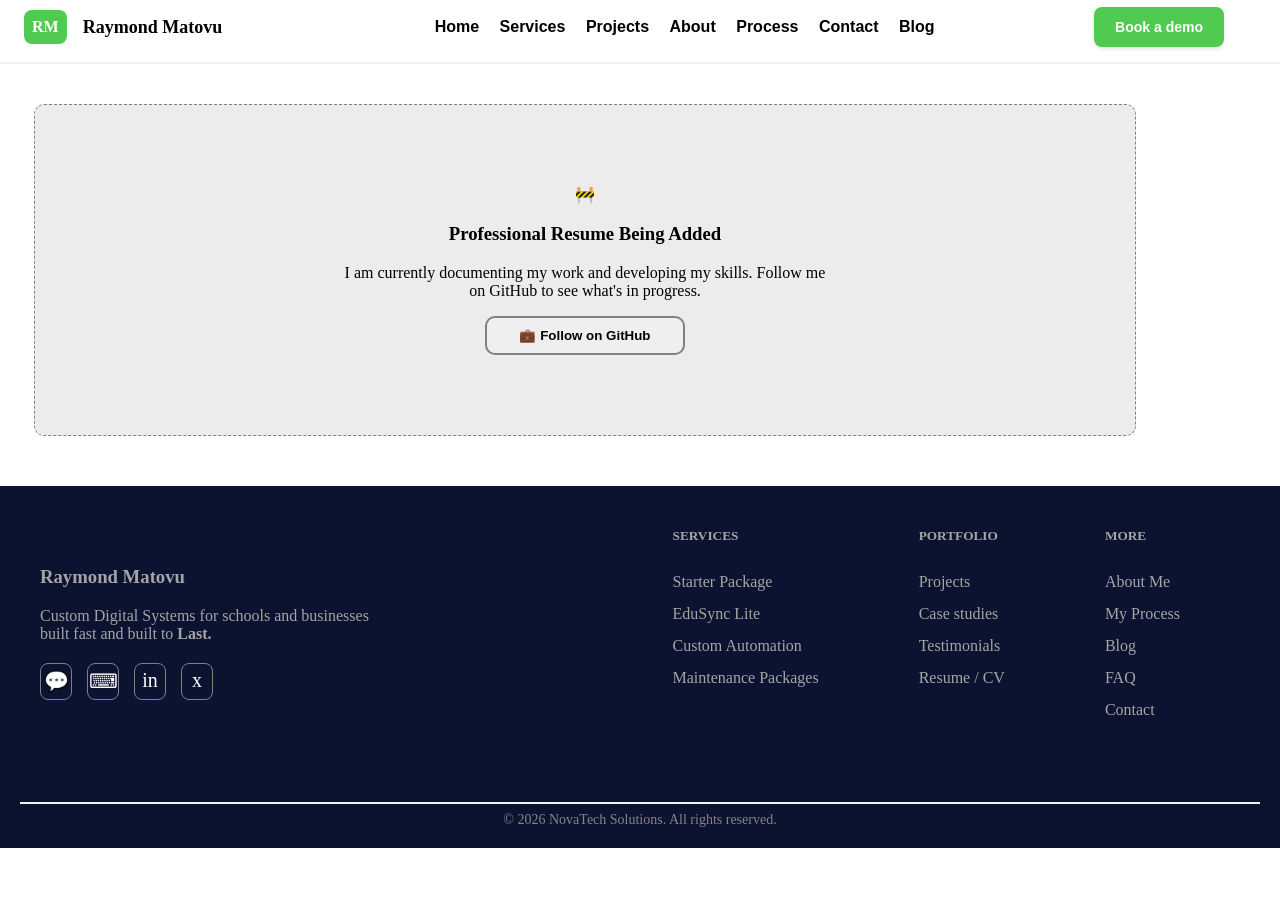
<file: pages/resume.html>
<!DOCTYPE html>
<html lang="en">
<head>
  <meta charset="UTF-8">
  <meta name="viewport" content="width=device-width, initial-scale=1.0">
  <title>Hire Me!</title>
  <link rel="stylesheet" href="../css/main.css">
  <link rel="stylesheet" href="../css/footer.css">
  <link rel="stylesheet" href="../css/style.css">
  <link rel="stylesheet" href="../css/mediaq.css">
</head>
<body class="body-projects">
  <header>
    <nav id="navigation">
       <div id="navbar">
        <a href="../index.html" class="logo-anchor">
          <div id="logo">RM</div>
          <div id="logo" class="logo_name">Raymond Matovu</div>
        </a>
         <ul id="list">
          <li class="list-hover"><a href="../index.html" class="link">Home</a></li>
          <li class="list-hover"><a href="webservices.html" class="link">Services</a></li>
          <li class="list-hover"><a href="projects.html" class="link">Projects</a></li>
          <li class="list-hover"><a href="about.html" class="link">About</a></li>
          <li class="list-hover"><a href="design.html" class="link">Process</a></li>
          <li class="list-hover"><a href="contact.html" class="link">Contact</a></li>
          <li class="list-hover"><a href="blog.html" class="link">Blog</a></li>
      </ul>
        <div>
          <a href="contact.html" class="link"><button class="demo">Book a demo</button></a>
        </div>
       </div>
      </nav>
      <hr class="hr">
  </header>

  <section class="add-section">
      <div class="inner-conts">
        <div>🚧</div>
        <div><h3>Professional Resume Being Added</h3></div>
        <div class="inner-p"><p>I am currently documenting my work and developing my skills.
          Follow me on GitHub to see what's in progress.
        </p></div>
        <div>
          <a href="http://github.com/rayzmat44" target="_blank">
            <button class="git-button">
            💼 Follow on GitHub
            </button>
          </a>
          <div>
      </div>
    </section>

  <footer class="footer">
        <div class="footer-container">
          <div class="footer-about">
            <div>
              <h3>Raymond Matovu</h3>
              <p>Custom Digital Systems for schools and businesses built fast 
              and built to <strong>Last.</strong></p>
            </div>
            <div>
              <div class="footer-socials">
                
                <div class="social" >
                  <a href="http://wa.me/+256741976901">
                  💬
                  </a>
                </div>
                
                
                  <div class="social" >
                    <a href="http://github.com/">
                      ⌨
                    </a>
                  </div>

                  <div class="social" >
                    <a href="http://linkedin.com/">
                      in
                    </a>
                  </div>
                  <div class="social" >
                  <a href="http://twiter.com">
                     x
                  </a>
                  </div>
                
              </div>
            </div>
          </div>

          <div class="footer-links">
            <div>
            <h5>SERVICES</h5>
            <ul class="footer-list">
              <li><a href="webservices.html" class="footer-packs">Starter Package</a></li>
              <li><a href="webservices.html" class="footer-packs">EduSync Lite</a></li>
              <li><a href="webservices.html" class="footer-packs">Custom Automation</a></li>
              <li><a href="webservices.html" class="footer-packs">Maintenance Packages</a></li>
            </ul>
          </div>
          <div>
            <h5>PORTFOLIO</h5>
            <ul class="footer-list">
              <li><a href="projects.html" class="footer-packs">Projects</a></li>
              <li><a href="case_studies.html" class="footer-packs">Case studies</a></li>
              <li><a href="testimonials.html"class="footer-packs">Testimonials</a></li>
              <li><a href="resume.html" class="footer-packs">Resume / CV</a></li>
            </ul>
          </div>
          <div class="more">
            <h5>MORE</h5>
            <ul class="footer-list">
              <li><a href="about.html" class="footer-packs">About Me</a></li>
              <li><a href="design.html" class="footer-packs">My Process</a></li>
              <li><a href="blog.html" class="footer-packs">Blog</a></li>
              <li><a href="faq.html" class="footer-packs">FAQ</a></li>
              <li><a href="contact.html" class="footer-packs">Contact</a></li>
            </ul>
          </div>
          </div>
        </div>
        <div>
        <hr class="hr">
        <div class="copyright">
           &copy; 2026 NovaTech Solutions. All rights reserved.
        </div>
        </div>
      </footer>
</body>
</html>
</file>
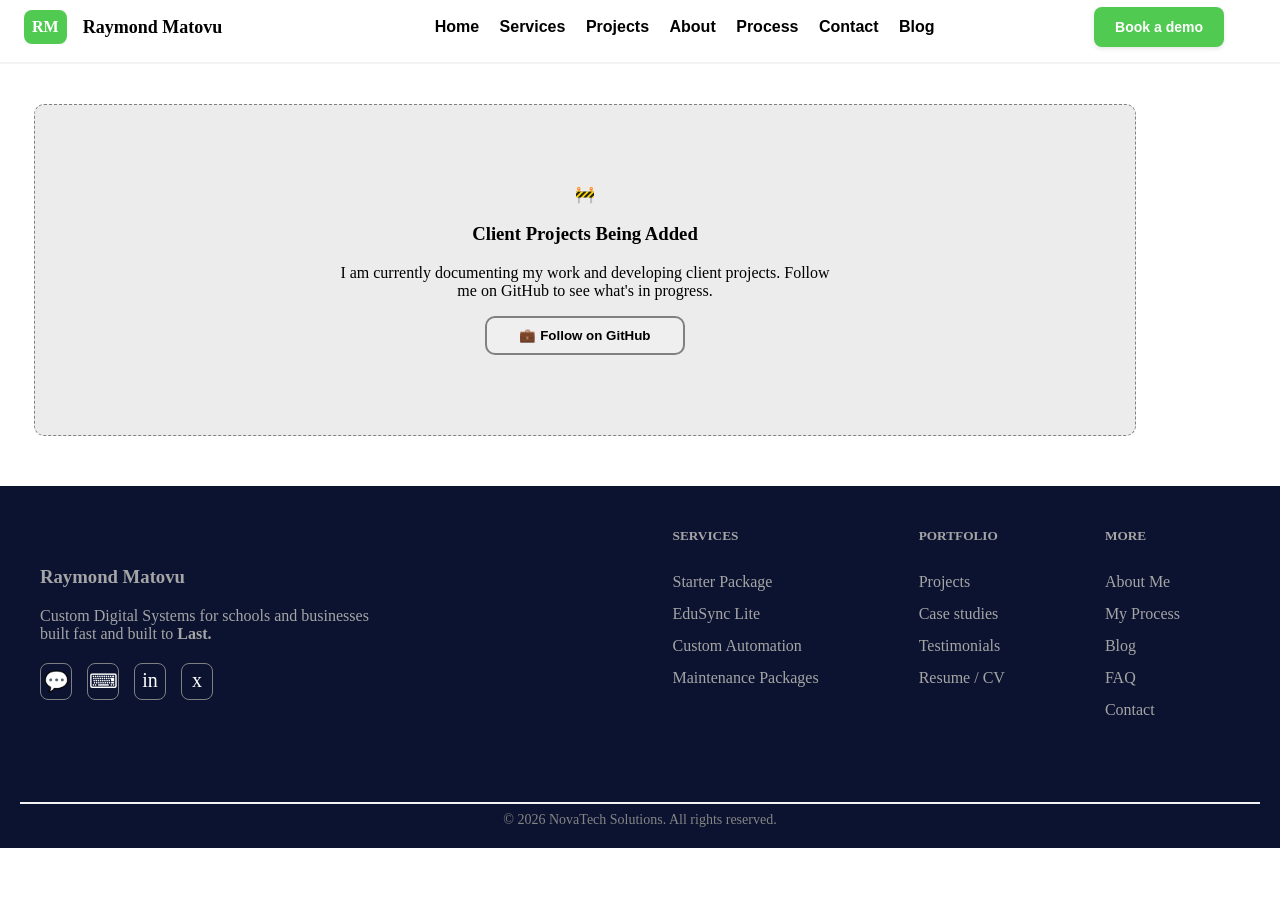
<file: pages/testimonials.html>
<!DOCTYPE html>
<html lang="en">
<head>
  <meta charset="UTF-8">
  <meta name="viewport" content="width=device-width, initial-scale=1.0">
  <title>Proof of Work</title>
  <link rel="stylesheet" href="../css/footer.css">
  <link rel="stylesheet" href="../css/main.css">
  <link rel="stylesheet" href="../css/style.css">
  <link rel="stylesheet" href="../css/mediaq.css">
</head>
<body class="body-projects">
  <header>
    <nav id="navigation">
       <div id="navbar">
        <a href="../index.html" class="logo-anchor">
          <div id="logo">RM</div>
          <div id="logo" class="logo_name">Raymond Matovu</div>
        </a>
         <ul id="list">
          <li class="list-hover"><a href="../index.html" class="link">Home</a></li>
          <li class="list-hover"><a href="webservices.html" class="link">Services</a></li>
          <li class="list-hover"><a href="projects.html" class="link">Projects</a></li>
          <li class="list-hover"><a href="about.html" class="link">About</a></li>
          <li class="list-hover"><a href="design.html" class="link">Process</a></li>
          <li class="list-hover"><a href="contact.html" class="link">Contact</a></li>
          <li class="list-hover"><a href="blog.html" class="link">Blog</a></li>
      </ul>
        <div>
          <a href="contact.html" class="link"><button class="demo">Book a demo</button></a>
        </div>
       </div>
      </nav>
      <hr class="hr">
  </header>

    <section class="add-section">
      <div class="inner-conts">
        <div>🚧</div>
        <div><h3>Client Projects Being Added</h3></div>
        <div class="inner-p"><p>I am currently documenting my work and developing client projects.
          Follow me on GitHub to see what's in progress.
        </p></div>
        <div>
          <a href="http://github.com/rayzmat44" target="_blank">
            <button class="git-button">
            💼 Follow on GitHub
            </button>
          </a>
          <div>
      </div>
    </section>

    <footer class="footer">
        <div class="footer-container">
          <div class="footer-about">
            <div>
              <h3>Raymond Matovu</h3>
              <p>Custom Digital Systems for schools and businesses built fast 
              and built to <strong>Last.</strong></p>
            </div>
            <div>
              <div class="footer-socials">
                
                <div class="social" >
                  <a href="http://wa.me/+256741976901">
                  💬
                  </a>
                </div>
                
                
                  <div class="social" >
                    <a href="http://github.com/">
                      ⌨
                    </a>
                  </div>

                  <div class="social" >
                    <a href="http://linkedin.com/">
                      in
                    </a>
                  </div>
                  <div class="social" >
                  <a href="http://twiter.com">
                     x
                  </a>
                  </div>
                
              </div>
            </div>
          </div>

          <div class="footer-links">
            <div>
            <h5>SERVICES</h5>
            <ul class="footer-list">
              <li><a href="webservices.html" class="footer-packs">Starter Package</a></li>
              <li><a href="webservices.html" class="footer-packs">EduSync Lite</a></li>
              <li><a href="webservices.html" class="footer-packs">Custom Automation</a></li>
              <li><a href="webservices.html" class="footer-packs">Maintenance Packages</a></li>
            </ul>
          </div>
          <div>
            <h5>PORTFOLIO</h5>
            <ul class="footer-list">
              <li><a href="projects.html" class="footer-packs">Projects</a></li>
              <li><a href="case_studies.html" class="footer-packs">Case studies</a></li>
              <li><a href="testimonials.html"class="footer-packs">Testimonials</a></li>
              <li><a href="resume.html" class="footer-packs">Resume / CV</a></li>
            </ul>
          </div>
          <div class="more">
            <h5>MORE</h5>
            <ul class="footer-list">
              <li><a href="about.html" class="footer-packs">About Me</a></li>
              <li><a href="design.html" class="footer-packs">My Process</a></li>
              <li><a href="blog.html" class="footer-packs">Blog</a></li>
              <li><a href="faq.html" class="footer-packs">FAQ</a></li>
              <li><a href="contact.html" class="footer-packs">Contact</a></li>
            </ul>
          </div>
          </div>
        </div>
        <div>
        <hr class="hr">
        <div class="copyright">
           &copy; 2026 NovaTech Solutions. All rights reserved.
        </div>
        </div>
      </footer>
</body>
</html>
</file>
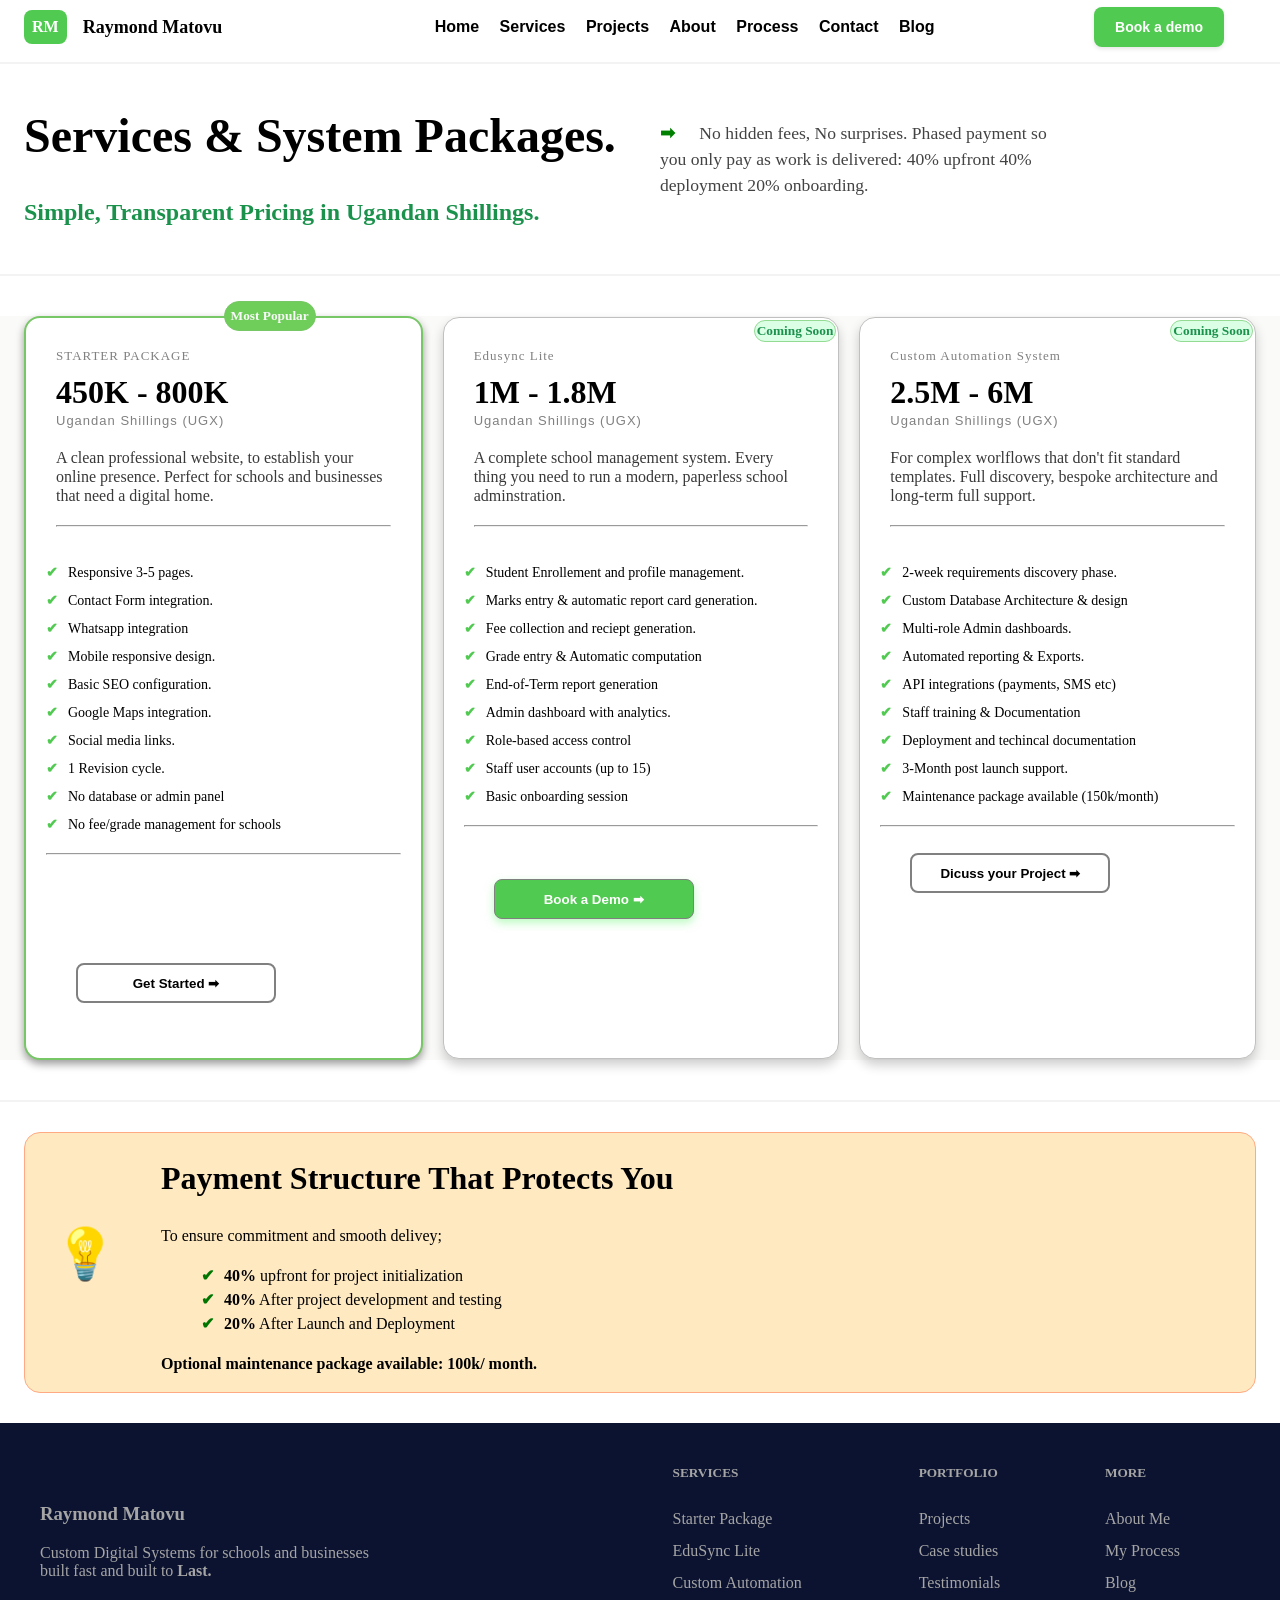
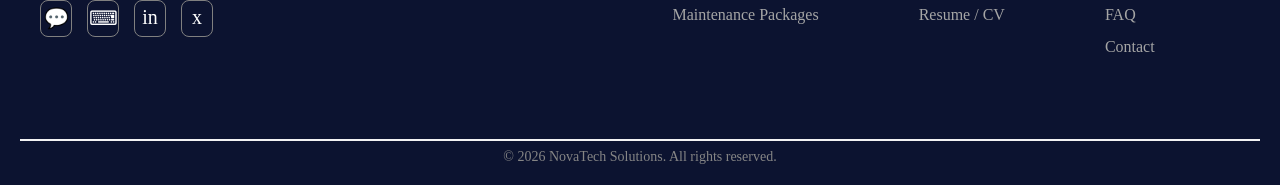
<file: pages/webservices.html>
<!DOCTYPE html>
<html lang="en">
<head>
  <meta charset="UTF-8">
  <meta name="viewport" content="width=device-width, initial-scale=1.0">
  <title>Services offered</title>
  <link rel="stylesheet" href="../css/main.css">
  <link rel="stylesheet" href="../css/style.css">
  <link rel="stylesheet" href="../css/footer.css">
  <link rel="stylesheet" href="../css/mediaq.css">
</head>
<body class="body-projects">
  <main>
    <header>
    <nav id="navigation">
       <div id="navbar">
        <a href="../index.html" class="logo-anchor">
          <div id="logo">RM</div>
          <div id="logo" class="logo_name">Raymond Matovu</div>
        </a>
         <ul id="list">
        <li class="list-hover"><a href="../index.html" class="link">Home</a></li>
        <li class="list-hover"><a href="webservices.html" class="link">Services</a></li>
        <li class="list-hover"><a href="projects.html" class="link">Projects</a></li>
        <li class="list-hover"><a href="about.html" class="link">About</a></li>
        <li class="list-hover"><a href="design.html" class="link">Process</a></li>
        <li class="list-hover"><a href="contact.html" class="link">Contact</a></li>
        <li class="list-hover"><a href="blog.html" class="link">Blog</a></li>
      </ul>
        <div>
          <a href="contact.html" class="link"><button class="demo">Book a demo</button></a>
        </div>
       </div>
      </nav>
  </header>
  
  <section>
    <hr class="hr">

    <div class="serv">
      <div class="serv1">
        <h1>Services & System Packages.</h1>
        <h2 id="green">Simple, Transparent Pricing in Ugandan Shillings.</h2>
      </div>
      <div class="serv2">
        <p>
          No hidden fees, No surprises. Phased payment so you only pay as 
          work is delivered: 40% upfront 40% deployment 20% onboarding.
        </p>
      </div>
    </div>
    <hr class="hr">
    <div class="service-container">
      <!-- Package one-->
      <div class="service-card1">
          <div class="space-div">
              <div class="popular">Most Popular</div>
              <div class="card-span-up">STARTER PACKAGE</div>      
              <h2 class="price-head">450K - 800K</h2>
              <div class="card-span-down">Ugandan Shillings (UGX)</div>
              <p class="cardp">
                A clean professional website, to establish your online presence.
                Perfect for schools and businesses that need a digital home.
              </p>
            <hr>
          </div>
          <ol class="service-list">
            <li>Responsive 3-5 pages.</li>
            <li>Contact Form integration.</li>
            <li>Whatsapp integration</li>
            <li>Mobile responsive design.</li>
            <li>Basic SEO configuration.</li>
            <li>Google Maps integration.</li>
            <li>Social media links.</li>
            <li>1 Revision cycle.</li>
              <div>
                <li>No database or admin panel</li>
                <li>No fee/grade management for schools</li>
              </div>
          </ol>
          <hr>
          <div>
            <a href="contact.html">
              <button class="get1">
                Get Started ➡
              </button>
            </a>
          </div>
        </div>

      <!-- Package two-->
     <div class="service-card2">
      <div class="space-div">
          <div class="comingsoon">Coming Soon</div>
          <div class="card-span-up">Edusync Lite</div>
          <h2 class="price-head">1M - 1.8M </h2>
          <div class="card-span-down">Ugandan Shillings (UGX)</div>
          <p class="cardp">
            A complete school management system. Every thing you need to run
            a modern, paperless school adminstration.
          </p>
          <hr>
      </div>    
      <ol class="service-list">
        <li>Student Enrollement and profile management.</li>
        <li>Marks entry & automatic report card generation.</li>
        <li>Fee collection and reciept generation.</li>
        <li>Grade entry & Automatic computation</li>
        <li>End-of-Term report generation</li>
        <li>Admin dashboard with analytics.</li>
        <li>Role-based access control</li>
        <li>Staff user accounts (up to 15)</li>
        <li>Basic onboarding session</li>
      </ol>
     <hr>
      <div>
        <a href="contact.html">
          <button class="get2">
            Book a Demo ➡
          </button>
        </a>
      </div>
      </div>

     <!-- Package three-->
      <div class="service-card3">
        <div class="space-div">
            <div class="comingsoon">
                Coming Soon
            </div>
            <div class="card-span-up">Custom Automation System</div>
            <h2 class="price-head">2.5M - 6M</h2>
            <div class="card-span-down">Ugandan Shillings (UGX)</div>
            <p class="cardp">
                For complex worlflows that don't fit standard templates. Full discovery,
                bespoke architecture and long-term full support.
            </p>
            <hr>
        </div>     
        <ol class="service-list">
          <li>2-week requirements discovery phase. </li>
          <li>Custom Database Architecture & design</li>
          <li>Multi-role Admin dashboards.</li>
          <li>Automated reporting & Exports.</li>
          <li>API integrations (payments, SMS etc)</li>
          <li>Staff training & Documentation</li>
          <li>Deployment and techincal documentation</li>
          <li>3-Month post launch support.</li>
          <li>Maintenance package available (150k/month)</li>

        </ol>
        <hr>       
        <div>
          <a href="contact.html" class="buttonlink">
            <button class="get3">
              Dicuss your Project ➡
            </button>
          </a>
        </div>
      </div>
      
    </div>
  </section>

  <hr class="hr">

    <div class="struc-cont">
      <div id="payment">
      <div class="icon">
      💡
    </div>
    <div class="structure">
      <h1>Payment Structure That Protects You</h1>
    <p>To ensure commitment and smooth delivey;</p>
    <ul class="struc-list">
      <li><strong>40%</strong> upfront for project initialization</li>
      <li><strong>40%</strong> After project development and testing</li>
      <li><strong>20%</strong> After Launch and Deployment</li>
    </ul>
    <p class="reminder">Optional maintenance package available: 100k/ month.</p>
    </div>
  </div>
    </div>
  </main>

  <footer class="footer">
        <div class="footer-container">
          <div class="footer-about">
            <div>
              <h3>Raymond Matovu</h3>
              <p>Custom Digital Systems for schools and businesses built fast 
              and built to <strong>Last.</strong></p>
            </div>
            <div>
              <div class="footer-socials">
                
                <div class="social" >
                  <a href="http://wa.me/+256741976901">
                  💬
                  </a>
                </div>
                
                
                  <div class="social" >
                    <a href="http://github.com/">
                      ⌨
                    </a>
                  </div>

                  <div class="social" >
                    <a href="http://linkedin.com/">
                      in
                    </a>
                  </div>
                  <div class="social" >
                  <a href="http://twiter.com">
                     x
                  </a>
                  </div>
                
              </div>
            </div>
          </div>

          <div class="footer-links">
            <div>
            <h5>SERVICES</h5>
            <ul class="footer-list">
              <li><a href="webservices.html" class="footer-packs">Starter Package</a></li>
              <li><a href="webservices.html" class="footer-packs">EduSync Lite</a></li>
              <li><a href="webservices.html" class="footer-packs">Custom Automation</a></li>
              <li><a href="webservices.html" class="footer-packs">Maintenance Packages</a></li>
            </ul>
          </div>
          <div>
            <h5>PORTFOLIO</h5>
            <ul class="footer-list">
              <li><a href="projects.html" class="footer-packs">Projects</a></li>
              <li><a href="case_studies.html" class="footer-packs">Case studies</a></li>
              <li><a href="testimonials.html"class="footer-packs">Testimonials</a></li>
              <li><a href="resume.html" class="footer-packs">Resume / CV</a></li>
            </ul>
          </div>
          <div class="more">
            <h5>MORE</h5>
            <ul class="footer-list">
              <li><a href="about.html" class="footer-packs">About Me</a></li>
              <li><a href="design.html" class="footer-packs">My Process</a></li>
              <li><a href="blog.html" class="footer-packs">Blog</a></li>
              <li><a href="faq.html" class="footer-packs">FAQ</a></li>
              <li><a href="contact.html" class="footer-packs">Contact</a></li>
            </ul>
          </div>
          </div>
        </div>
        <div>
        <hr class="hr">
        <div class="copyright">
           &copy; 2026 NovaTech Solutions. All rights reserved.
        </div>
        </div>
      </footer>
</body>
</html>
</file>
<file: css/main.css>
#navbar {
  height: 54px;
  display: flex;
  align-items: center;
  justify-content: space-between;
  width: 100%;
  max-width: 1200px;
  padding: 0 1.5rem;
  font-weight: bold;
  font-family: Arial, Helvetica, sans-serif; 
}

.hr {
  font-weight: lighter;
  color: rgb(226, 225, 225);
  background: rgb(243, 243, 243);
  height: 0.1px;
  position: relative;
  border: rgb(243, 243, 243) solid 0.5px;
}


#green {
  color: rgb(27, 146, 76);
  font-family: Serif;
}

.hd1 {
  font-size: 60px;
  float: left;
}

#list {
  list-style: none;
  display: flex;
  align-items: center;
  justify-content: space-between;
  max-width: 500px;
  width: 100%;
  margin: 0 auto;
  text-decoration: none;
}

.list-div {margin-right: 2rem;}
.list-div ul {
  display: flex;
  gap: 20px;
  font-weight: bold;
  font-family: sans-serif;
  font-size: 1rem;
}

.demo-div {
  display: flex;
  justify-content: flex-end;
  align-items: center;
  margin-right: 0;
  gap: 12px;
}
.list li {
  gap: 20px;
}

.demo {
  font-weight: bold;
  font-size: 14px;
  color: white;
  background-color: rgb(81, 202, 81);
  border: none;
  border-radius: 8px;
  border-width: 18px;
  padding: 12px;
  padding-left: 21px;
  padding-right: 21px;
  transition: all 0.3s ease;
  box-shadow: 0 2px 4px rgba(0, 0, 0, 0.1);
}

.demo:hover {
  transform: translateY(-4px);
  transition: all 0.3s ease;
  background-color: rgb(7, 107, 7);
  opacity: 0.8;
}

.name {
  font-size: 22px;
  font-weight: bold;
  font-family: serif;
  text-wrap: unset;
}

.link {
  color: rgb(0, 0, 0);
  text-decoration: none;
}

.link:hover {
  color: white;
}

.mobile-menu {
  display: none;
}
.intro-container {
  display: flex;
  justify-content: center;
  gap: 20px;
  align-items: center;
  max-width: 100%;
}
.intro-container1 {
  max-width: 550px;
  margin: 0;
  padding: 0;
  transition: all 0.3s ease;
  transform: translateY(-4px);
}

.intro-container2 {
  display: grid;
  justify-content: center;
  border-radius: 16px;
  background-color: rgb(255, 255, 255);
  height: 480px;
  max-width: 600px;
  padding: 0 1.5rem;
  margin-top: 100px;
  margin-left: 10px;
  box-shadow: 0 4px 4px rgba(0, 0, 0, 0.4);
}

.intro-links {
  text-decoration: none;
}

.int-div1 {
  display: grid;
  justify-content: stretch;
  align-items: horizontal;
  gap: 4px;
  padding-bottom: 20px;
  text-align: center;
  line-height: 0.2;
  margin-top: 20px;
  margin-left: 15px;
}

.subhead {
  font-size: small;
  font-weight: bold;
  color: rgb(160, 159, 159);
  margin-left: 1px;
}

.butt1 {
  display: flex;
  justify-content: stretch;
  text-align: center;
  align-items: center;
  margin-top: 20px;
  height: 70px;
  width: 350px;
  border-radius: 8px;
  border: rgb(197, 196, 196) solid 1px;
}

.butt1:hover {
  color: rgb(7, 107, 7);
  border-color: rgb(81, 202, 81);
  background: #deffdb;
}

.btr {
  width: 350px;
  margin-top: 14px;
  height: 0;
}

.btp {
  font-size: smaller;
  color:  rgb(160, 159, 159);
  font-weight: bold;
  letter-spacing: 1px;
  text-align: center;
  margin-top: 60px;
  margin-left: 20px;
}

.butt-1 {
  display: flex;
  align-items: center;
  padding: 0;
  gap: 4px;
}

.butt-1inner {
  display: grid;
  justify-content: center;
  gap: 6px;
  flex-wrap: wrap;
  max-width: 120px;
  text-align: left;
  margin-left: 10px;
}
.pb1 {
  font-size: 14px;
  color: black;
  font-weight: bold;
}

.pb2 {
  font-size: 14px;
  color: black;
  font-weight: bold;
}

.arrow {
  align-items: flex-end;
  margin-left: 150px;
  color: rgb(27, 146, 76);
}

.arrow2 {
  align-items: flex-end;
  margin-left: 95px;
  color: rgb(27, 146, 76);
}

.arrow3 {
  align-items: flex-end;
  margin-left: 125px;
  color: rgb(27, 146, 76);
}

.span {
  font-size: small;
  color:  rgb(27, 146, 76);
}

.butt2 {
  display: flex;
  justify-content: stretch;
  text-align: center;
  align-items: center;
  margin-top: 10px;
  height: 70px;
  width: 350px;
  border-radius: 8px;
  border: rgb(197, 196, 196) solid 1px;
}

.butt2:hover {
  color: rgb(7, 107, 7);
  border-color: rgb(81, 202, 81);
  background: #deffdb;
}

.butt-2 {
  display: flex;
  align-items: center;
  padding: 0;
  gap: 4px;
}

.butt-2inner {
  display: grid;
  justify-content: center;
  flex-wrap: wrap;
  gap: 6px;
  text-align: left;
  margin-left: 10px;
  max-width: 200px;
}

.butt3 {
  display: flex;
  justify-content: stretch;
  text-align: center;
  align-items: center;
  margin-top: 10px;
  margin-bottom: 20px;
  height: 70px;
  width: 350px;
  border-radius: 8px;
  border: rgb(197, 196, 196) solid 1px;
}

.butt3:hover {
  color: rgb(7, 107, 7);
  border-color: rgb(81, 202, 81);
  background: #deffdb;
}

.butt-3 {
  display: flex;
  align-items: center;
  padding: 0;
  gap: 4px;
}

.butt-3inner {
  display: grid;
  justify-content: center;
  flex-wrap: wrap;
  gap: 6px;
  text-align: left;
  margin-left: 10px;
  max-width: 200px;
}

.intro-info-section {
  margin-top: 50px;
  background-color: rgb(12, 19, 48);
  border-radius: 0;
  color: white;
}
.intro-info {
  display: flex;
  justify-content: stretch;
  gap: 24px;
  padding: 0 1.5rem;
}

.p {
  line-height: 2;
  font-weight: lighter;
  color: #f0f0f0;
  padding: 0 1.5rem;
  font-family: 'Trebuchet MS', 'Lucida Sans Unicode', 'Lucida Grande', 'Lucida Sans', Arial, sans-serif;  
}
.head3 {
  font-weight: bold;
  font-size: 30px;
  color: rgb(27, 146, 76);
  margin-bottom: 10px;
  text-align: center;
}
.info-card {
  position: relative;

}

.info-list {
  list-style: none;
  padding: 0;
}
.info-list li {
  margin-bottom: 8px;
  display: flex;
  align-items: center;
}
.info-list li::before {
  content: "✓";
  color: rgb(27, 146, 76);
  margin-right: 10px;
  font-weight: bold;
}
#what-i-do {
  max-width: 400px;
  text-align: left;
  margin-left: 0;
  padding-right: 0 1.5rem;
}

#who-i-serve {
  max-width: 100%;
  padding: 0 1.5rem;
  background-color: rgb(12, 19, 48);
  padding-bottom: 20px;
}

#focus {
  padding: 0 1.5rem;
  font-weight: lighter;
  color: rgb(255, 255, 255);
  line-height: 2;
}


#what-i-do::after {
  content: '';
  position: absolute;
  right: -20px;  /* Half of gap, centers the line */
  top: 0;
  bottom: 0;
  height: 100%;
  width: 1px;
  background: linear-gradient(
    to bottom,
    transparent 0%,
    #e5e7eb 20%,
    #bcbdc0 80%,
    transparent 100%
  );  /* Fades at edges */
}

.tech-stack {
  display: flex;
  justify-content: stretch;
  gap: 15px;
  padding: 0 1.5rem;
  margin-top: 50px;
  margin-bottom: 60px;

}



.int-conts {
  margin-bottom: 40px;
}
.stack1 {
  width: 400px;
  padding: 8px;
  justify-content: center;
  border-radius: 16px;
  height: 450px;
  background-color: #e4e6e1;
  box-shadow: 0 4px 8px rgba(0, 0, 0, 0.1);
  transition: all 0.3s ease;
}

.stack1:hover {
  transition: all 0.3s ease;
  box-shadow: 0 4px 8px rgba(0, 0, 0, 0.3);
}

.stack1 h2 {
  font-weight: bold;
  color: rgb(15, 207, 15);
  font-family: 'Gill Sans', 'Gill Sans MT', Calibri, 'Trebuchet MS', sans-serif;
  text-align: center;
}

.stack-list {
  list-style: none;
  line-height: 2;
  font-weight: bold;
  color: rgb(0, 0, 0);
}

.stack-list li::before {
  content: '✔';
  font-weight: bold;
  margin-right: 10px;
  color: rgb(27, 146, 76);
}

.stack-list2 {
  list-style: none;
  line-height: 1.8;
  font-weight: bold;
  color: black;
}
.stack-list2 li::before {
  content: '✔';
  font-weight: bold;
  margin-right: 10px;
  color: rgb(27, 146, 76);
}
.p2 {
  font-weight: bold;
  font-family: Arial, Helvetica, sans-serif;
}


.demo1 {
  font-size: 14px;
  font-weight: bold;
  color: white;
  background-color: rgb(81, 202, 81);
  border-radius: 8px;
  border: none;
  padding: 16px;
  transition: all 0.3s ease;
  box-shadow: 0 2px 4px rgba(0, 0, 0, 0.1);

}

.demo1:hover {
  transform: translateY(-4px);
  transition: all 0.3s ease;
  background-color: rgb(7, 107, 7);
}

.case {
  font-size: 14px;
  font-weight: bold;
  color: rgb(0, 0, 0);
  border-radius: 8px;
  padding: 16px;
  border: gray solid 2px;
  background: transparent;
}

.case:hover {
  color: rgb(7, 107, 7);
  border-color: rgb(81, 202, 81);
  background: #deffdb;
}

.logo-anchor {
  display: flex;
  align-items: center;
  text-decoration: none;
  gap: 3px;
  color: inherit;
}
#logo {
  font-weight: bold;
  font-family: 'Times New Roman', Times, serif;
  color: white;
  background-color: rgb(81, 202, 81);
  border: none;
  border-radius: 8px;
  padding: 8px;
  margin-right: 5px;
}

#logo.logo_name {
  background: none;
  color: black;
  font-size: large;
  font-family: 'Times New Roman', Times, serif;
}

.hero {
  font-size: 1.1rem;
  color: rgb(68, 67, 67);
  padding: 0 1.5rem;
  line-height: 2;
}

.intro-buttons {
  display: flex;
  gap: 12px;
  padding: 0 1.5rem;
}


.hd1 {
  font-weight: bolder;
  padding: 0 1.5rem;
  line-height: 1;
}

.body {
  font-family: 'Trebuchet MS', 'Lucida Sans Unicode', 'Lucida Grande', 'Lucida Sans', Arial, sans-serif;
  background-color: #fafbf8;
  margin: 0;
  padding: 0;
}

.list-hover:hover {
  opacity: 0.88;
  border-radius: 4px;
  color:rgb(7, 107, 7);
  background-color: rgb(163, 161, 161);
  padding-left: 0;
  padding-right: 0;
}
.list-hover:hover::shadow {
   box-shadow: 5, 7, 0 rgba(223, 88, 88, 0.88);
}

.cont {
  margin-top: 50px;
}
.container {
  display: flex;
  justify-content: center;
  align-items: horizontal;
  gap: 40px;
  flex-wrap: nowrap;
  max-width: 950px;
  margin: auto;

}

.card1 {
  font-size: medium;
  height: 400px;
  background-color: rgb(255, 255, 255);
  border-radius: 18px;
  padding: 20px;
  width: 300px;
  position: relative;
  overflow: hidden;
  transition: all 0.3s ease;
  box-shadow: 0 4px 8px rgba(0, 0, 0, 0.1);
}

.card1::before {
  content: "";
  position: absolute;
  top: -4px;               /* positions it above the card */
  left: 0;
  width: 100%;
  height: 8px;             /* thickness of the top stripe */
  background-color: rgb(211, 210, 210); /* default is invisible */
  border-top-left-radius: 10px;  /* match card rounding */
  border-top-right-radius: 10px;
  transition: background-color 0.3s;
}

.card1-pro {
  font-size: medium;
  height: 400px;
  background-color: rgb(255, 255, 255);
  border-radius: 18px;
  padding: 20px;
  width: 300px;
  position: relative;
  overflow: hidden;
  transition: all 0.3s ease;
  box-shadow: 0 4px 16px rgba(0, 0, 0, 0.3);
}

.card1-pro::before {
  content: "";
  position: absolute;
  top: -4px;               /* positions it above the card */
  left: 0;
  width: 100%;
  height: 8px;
  background-color: rgb(15, 207, 15);
  border-top-left-radius: 10px;  /* match card rounding */
  border-top-right-radius: 10px;
  transition: background-color 0.3s;
}

.card1:hover::before {
  background-color: rgb(15, 207, 15);
}

.card1-pro:hover {
  box-shadow: 0 8px 16px rgba(0, 0, 0, 0.2);
  transform: translateY(-5px);
  transition: all 0.3s ease;
}

.card1:hover {
  box-shadow: 0 8px 16px rgba(0, 0, 0, 0.2);
  transform: translateY(-5px);
  transition: 0.3s;
}

.coming-soon {
  font-size: 14px;
  color: rgb(27, 146, 76);
  font-weight: bold;
  margin-top: 10px;
  border-radius: 45px;
  padding: 2px;
  max-width: 90px;
  text-align: center;
  font-size: smaller;
  position: absolute;
  top: 8px;
  right: 6px;
  border-color: green;
  border: rgb(147, 218, 147) solid 1px;
  background-color: rgb(218, 255, 229);
}

.icons {
  font-size: 30px;
  margin-bottom: 15px;
  background-color: rgb(218, 255, 229);
  max-width: 43px;
  padding: 5px;
  border-radius: 25%;
}

.price {
  font-weight: bold;
  color: rgb(27, 146, 76);
  margin-top: 10px;
  margin-bottom: 10px;
}

.card-link a {
  color: rgb(27, 146, 76);
  text-decoration: none;
  font-weight: bold;
}

.card-link {
  margin-top: 20px;
  align-items: center;
  align-content: last baseline;
}

.card-link a:hover {
  text-decoration: underline;
}

.features {
  margin-top: 15px;
  list-style: none;
  padding: 0;
}

.features li {
  margin-bottom: 8px;
  display: flex;
  align-items: center;
}

.features li::before {
  content: "✓";
  color: rgb(27, 146, 76);
  margin-right: 10px;
  font-weight: bold;
}

.span1 {
  gap: 20px;
  text-align: center;
}
.span1::before {
  content: '⬇';
  font-weight: bold;
  margin-right: 10px;
  color: rgb(255, 255, 255);
}

.card-in {
  margin-top: 5rem;
  margin-bottom: 5rem;
  padding: 0 1.5rem;
  display: flex;
  justify-content: stretch;
}

.card-in h1 {
  max-width: 600px;
  font-size: 2.5rem;
  font-family: Georgia, 'Times New Roman', Times, serif;
}
.pcin {
  font-size: 1.1rem;
  color: rgb(68, 67, 67);
  line-height: 2;
  max-width: 600px;
}

.offer-link {
  text-decoration: none;
  color: rgb(15, 207, 15);
}

.offer-button {
  height: auto;
  border-radius: 8px;
  padding: 8px;
  width: 150px;
  border: gray solid 1px;
  color: #f0f0f0;
  font-weight: bolder;
  font-size: medium;
  transition: all 0.3s ease;
  background-color: rgb(15, 207, 15);
  box-shadow: 0 2px 4px, rgba(0, 0, 0, 0.1);
}
.offer-button:hover {
  transform: translateY(-5px);
  background-color: rgb(7, 107, 7);
  transition: all 0.3s ease;
  box-shadow: 0 5px 10px, rgba(0, 0, 0, 0.4);
}
.carddiv {
  align-items: flex-end;
  padding-top: 100px;
  margin-left: 100px;
}
</file>
<file: css/footer.css>
.body-projects {
  margin: 0;
  padding: 0;
  width: 100%;
}



.footer {
  background-color: rgb(12, 19, 48);
  padding: 20px;
  color: rgb(165, 165, 165);
  height: auto;
  margin-bottom: 0;
}

.footer-container {
  display: flex;
  justify-content: space-between;
  align-items: center;
  max-width: 1200px;
  margin: auto;
  margin-bottom: 60px;
}

.footer-about {
  max-width: 350px;
}

.footer-links {
  display: flex;
  gap: 100px;
  max-width: 600px;
  margin-right: 60px;
}

.footer-list {
  list-style: none;
  padding: 0;
  line-height: 2;
}

.footer-list li:hover {
  color: rgb(81, 202, 81);
  cursor: pointer;
  transition: color 0.3s;
}

.more {
  max-width: 200px;
}

.footer-socials {
  display: flex;
  gap: 15px;
  margin-top: 20px;
  background-color: none;
  text-decoration: none;
}

.social a {
  font-size: 20px;
  display: flex;
  justify-content: center;
  text-align: center;
  background: transparent;
  max-width: 20px;
  padding: 5px;
  color: white;
  border-radius: 8px;
  text-decoration: none;
  border: gray solid 0.5px;
  width: 50px;
  height: 25px;
}

.social a:hover {
  background-color: rgb(81, 202, 81);
  transition: background-color 0.3s;
}

.copyright {
  text-align: center;
  font-size: 14px;
  color: rgb(133, 133, 133);
}

.footer-packs {
  text-decoration: none;
  color: rgb(165, 165, 165);
}

.footer-packs:hover {
  color: rgb(81, 202, 81);
}

.fr {
  font-weight: lighter;
  margin-top: 2rem;
  color: rgb(243, 243, 243);
  background: rgb(243, 243, 243);
  height: 0.1px;
  position: relative;
  border: rgb(243, 243, 243) solid 0.5px;
}
.cta {
  display: flex;
  justify-content: center;
  align-items: center;
  gap: 34px;
  margin-top: 10px;
}

.cta h1 {
  font-size: 3rem;
  padding: 0 1.5rem;
  max-width: 600px;
}

.ref {
  display: grid;
  max-width: 500px;
  flex-wrap: wrap;
  text-align: left;
  padding: 0 1.5rem;
  margin-left: 0;
  margin-right: 2rem;
  margin-bottom: 3rem;
  line-height: 2;
  margin-top: 3rem;
}

.footer-hero {
  font-size: 1.1rem;
  color: rgb(68, 67, 67);
  line-height: 2;
}

.cta-demo {
  text-decoration: none;
  font-size: 14px;
  font-weight: bold;
  color: white;
  background-color: rgb(81, 202, 81);
  border-radius: 8px;
  border: none;
  padding-bottom: 16px;
  padding-top: 16px;
  padding-left: 0;
  padding-right: 0;
  transition: all 0.3s ease;
  box-shadow: 0 2px 4px rgba(0, 0, 0, 0.1);

}

.cta-demo:hover {
  transform: translateY(-4px);
  transition: all 0.3s ease;
  background-color: rgb(7, 107, 7);
}

.cta-link {
  color: white;
  text-decoration: none;
}
</file>
<file: css/root.css>
:root {
  --green: #07cf6b;
  --green-dark: #05a855;
  --green-darker: #047a40;
  --green-pale: #e8fdf2;
  --green-muted: #d0f5e3;
  --navy: #0f1e35;
  --navy-mid: #1a2f4a;
  --navy-light: #243b5c;
  --amber: #e8970a;
  --amber-pale: #fef5e4;
  --slate-50: #f8f9fa;
  --slate-100: #f1f3f5;
  --slate-200: #e9ecef;
  --slate-300: #dee2e6;
  --slate-400: #ced4da;
  --slate-500: #adb5bd;
  --slate-600: #6c757d;
  --slate-700: #495057;
  --slate-800: #343a40;
  --slate-900: #212529;
  --white: #ffffff;

  --font-display: 'Playfair Display', serif;
  --font-body: 'Nunito', sans-serif;
  --font-mono: 'JetBrains Mono', monospace;

  /* Page bg is light */
  --bg: #fafbf8;
  --bg-card: #ffffff;
  --border: #e8ece5;
  --border-strong: #d0d8ca;
  --text-primary: #111815;
  --text-secondary: #4a5548;
  --text-muted: #8a9488;
  --shadow-sm: 0 1px 4px rgba(0,0,0,0.06), 0 2px 8px rgba(0,0,0,0.04);
  --shadow-md: 0 4px 16px rgba(0,0,0,0.08), 0 2px 6px rgba(0,0,0,0.05);
  --shadow-lg: 0 8px 40px rgba(0,0,0,0.1), 0 4px 12px rgba(0,0,0,0.06);
}


* {
  margin: 0;
  padding: 0;
  box-sizing: border-box;
}

body {
  overflow-x: hidden;
  width: 100%;
}
</file>
<file: css/mediaq.css>
@media screen and (max-width: 480px) {

  .body {
    align-items: center;
    margin-left: 0;
    font-size: larger;
    margin-right: 0;
  }

  .body-projects {
    margin-left: 0;
    font-size: small;
    margin-right: 0;
  }

  .hr {max-width: auto;}
  #navigation {
    display: grid;
    width: 300px;
  }
  #navbar {
    gap: 2rem;
    margin: 0;
    width: 200px;
    padding: auto;
  }

  #logo {
    text-align: center;
    margin-left: 0;
  }

  .hamburger {
    display: flex;
    margin-left: 140px;
  }

  .mobile-menu a {
    border-bottom: gray solid 1px;
    text-decoration: none;
    color: black;
    padding: 1rem;
  }

  .mobile-menu.open {
    line-height: 2;
    font-weight: bold;
    font-size: 2rem;
  }

  .demo {
    display: none;
    width: 80%;
    font-weight: bold;
    font-size: 14px;
    color: white;
    background-color: rgb(81, 202, 81);
    border: none;
    border-radius: 8px;
    border-width: 18px;
    padding: 12px;
    padding-left: 21px;
    padding-right: 21px;
    transition: all 0;
    box-shadow: 0 2px 4px rgba(0, 0, 0, 0.1);
  }
  .demo:hover {
    transform: translateY(0);
    transition: all 0;
  }

  .demo1 {
    font-size: 14px;
    font-weight: bold;
    color: white;
    background-color: rgb(81, 202, 81);
    border-radius: 8px;
    border: none;
    margin-left: 1.5rem;
    padding: 16px;
    transition: all 0;
    box-shadow: 0 2px 4px rgba(0, 0, 0, 0.1);

  }

  .demo1:hover {
    transform: translateY(0);
    transition: all 0;
  }

  .logo-div {
    margin-right: 0;
  }

  .logo-anchor {
    display: flex;
    text-wrap: nowrap;
    text-decoration: none;
    gap: 3px;
  }
  #logo.logo-name {
    width: 100%;
    font-size: 10px;
    text-wrap: nowrap;
  }

  #list {
    display: none;
    margin: 0;
  }
  .demo {margin-left: 90px;}

  .intro-container {
    margin-left: 3px;
    display: grid;
    width: auto;
  }

  .intro-container1 {
    margin-right: 0;
    text-align: center;
    max-width: auto;
    line-height: 1;
  }
  .hd1 {font-size: 2.5rem;}

  .intro-container2 {
    max-width: 360px;
    height: 550px;
    margin-left: 2rem;
    padding: 1rem 1.5rem;
  }

  .intro-info {
    width: 100%;
    display: grid;
    justify-content: center;
  }

  .tech-stack {
    display: grid;
    justify-content: center;
    gap: 2rem;
  }

  

  .card1 {height: 550px; width: 360px;}
  .card1-pro {height: 550px; width: 360px;}

  #what-i-do {
    text-align: center;
    margin-left: 0;
    padding-right: 0 1.5rem;
  }

  #what-i-do::after {
    content: '';
    position: absolute;
    right: 0;
    top: 0;
    bottom: 0;
    height: 0;
    width: 0;
    ; 
  }

  .card-in {
    display: grid;
    gap: 0;
    justify-content: center;
    align-items: center;
    padding: 0 1.5rem;
  }

  .card-in h1 {text-align: center;}

  .offer-button {
    text-align: center;
    width: 300px;
    margin-top: 0;
    margin-left: 0;
    transition: all 0;
  }
  .offer-button:hover {
    transform: translateY(0);
    transition: all 0;
  }
  .carddiv {
    align-items: flex-end;
    padding-top: 60px;
    margin-left: 15%;
  }

  .container {
    display: grid;
    justify-content: center;
    gap: 50px;
  }

  .cta {
    display: grid;
    padding: 0 1.5rem;
    text-align: center;
    justify-content: center;
    align-items: center;
  }
  .cta-demo {margin-left: 3rem;}

  .footer {
    background-color: rgb(12, 19, 48);
    padding: 20px;
    color: rgb(165, 165, 165);
    height: auto;
    margin-left: 0;
    margin-right: 0;
    margin-bottom: 0;
  }

  .footer-container {
    display: grid;
    justify-content: center;
    text-align: center;
    margin-left: 3rem;
  }

  .footer-about {margin-left: 1rem;}
  .footer-socials {
    margin-left: 5rem; 
    margin-top: 2rem;
  }

  .footer-links {
    display: flex;
    gap: 40px;
    text-wrap: nowrap;
    max-width: auto;
    margin-right: 5rem;
    margin-top: 2rem;
  }
  .footer-list {
    list-style: none;
    padding: 0;
    line-height: 2;
  }

  .serv {
    margin-left: 2%;
    padding: 0 1.5rem;
    gap: 0;
    display: grid;
    justify-content: center;
    text-align: center;
  }

  .serv2 {
    margin-top: 20px;
    font-size: 1.1rem;
    color: rgb(68, 67, 67);
    padding: 0;
    line-height: 1.5;
    margin-left: 0;
  }

  .service-container {
    display: grid;
    justify-content: center;
    align-items: center;
    padding: 0 1.5rem;
    gap: 20px;
    margin-top: 40px;
    margin-bottom: 40px;
    background-color: #fafbf8;
  }

  .popular {
    font-size: xx-small;
    color: rgb(248, 248, 248);
    font-weight: bolder;
    margin-top: 10px;
    border-radius: 45px;
    padding: 6px;
    max-width: 90px;
    text-align: center;
    text-wrap: nowrap;
    font-size: smaller;
    position: absolute;
    top: -30px;
    right: 35%;
    border-color: rgb(119, 199, 102);
    border: rgb(119, 199, 102) solid 1px;
    background-color: rgb(111, 206, 90);
  }

  
  .comingsoon {
    font-size: 14px;
    color: rgb(27, 146, 76);
    font-weight: bold;
    margin-top: 10px;
    border-radius: 45px;
    padding: 2px;
    max-width: 100px;
    text-align: center;
    text-wrap: nowrap;
    font-size: smaller;
    position: absolute;
    top: -24px;
    right: 35%;
    border-color: green;
    border: rgb(147, 218, 147) solid 1px;
    background-color: rgb(218, 255, 229);
  }

  .get1 {
    justify-content: center;
    font-weight: bold;
    width: 200px;
    height: 40px;
    border-radius: 8px;
    margin-left: 75px;
    margin-top: 100px;
    background-color: transparent;
    border: 2px solid;
    border-color: gray;
  }

  .get2 {
    justify-content: center;
    font-weight: bold;
    color: white;
    width: 200px;
    height: 40px;
    border-radius: 8px;
    margin-left: 75px;
    margin-top: 130px;
    border: gray solid 1px;
    background-color: rgb(81, 202, 81);
    transition: all 0.3s ease;
    box-shadow: 0 4px 8px rgba(0, 0, 0, 0.2);
  }

  .get2:hover {
    transform: translateY(0);
    background-color: rgb(47, 124, 47);
    transition: all 0s ease;
  }
  .get3 {
    justify-content: center;
    width: 200px;
    height: 40px;
    border-radius: 8px;
    margin-left: 75px;
    margin-top: 130px;
    border: 2px solid;
    color: black;
    font-weight: bold;
    border-color: gray;
    background-color: transparent;
  }


  .service-card1 {
    border: rgb(119, 199, 102) solid 2px;
    box-shadow: 0 6px 12px, rgba(0, 0, 0, 0.3);
    border-radius: 16px;
    background-color: rgb(255, 255, 255);
    padding: 20px;
    position: relative;
    height: 700px;
    width: 350px;
    margin-top: 2rem;
    box-shadow: 0 4px 8px rgba(0, 0, 0, 0.4);
  }

  .service-card2 {
    border: rgb(192, 192, 192) solid 1px;
    position: relative;
    box-shadow: 0 6px 12px rgba(0, 0, 0, 0.2);
    border-radius: 16px;
    background-color: rgb(255, 255, 255);
    padding: 20px;
    height: 700px;
    width: 350px;
    margin-top: 2rem;
  }

  .service-card3 {
    margin-top: 2rem;
    position: relative;
    border: rgb(192, 192, 192) solid 1px;
    box-shadow: 0 6px 12px rgba(0, 0, 0, 0.2);
    border-radius: 16px;
    background-color: rgb(255, 255, 255);
    padding: 20px;
    height: 700px;
    width: 350px;
  }
  
  
  #payment {
    display: grid;
    justify-content: ceter;
    align-items: center;
    padding: 0 1.5rem;
    line-height: 2;
    margin-top: 30px;
    margin-bottom: 30px;
    border-radius: 16px;
    background-color: rgb(255, 233, 193);
    height: auto;
    width: 350px;
    margin-left: 1rem;
    gap: 0;
    border: rgb(255, 170, 131) solid 1px;
  }
  .icon {
    font-size: 50px;
    margin-bottom: 15px;
    margin-left: 20%;
    max-width: auto;
    padding: 5px;
    border-radius: 25%;
    text-align: center;
  }

  .story-container {
    display: grid;
    justify-content: center;
    padding: 0 1.5rem;
    gap: 90px;
  }

  .story-img {
    border-radius: 16px;
    border: rgb(255, 253, 253) solid 1px;
    height: 600px;
    margin-top: 20px;
    background-color: #fcfcfc;
    box-shadow: 0 4px 8px rgba(0, 0, 0, 0.2);
  }

  .story-img img {
    width: 100%;
    height: 60%;
  }

  .about-button {
    height: auto;
    width: 250px;
    margin-left: 15%;
    padding-top: 10px;
    padding-bottom: 10px;
    color: white;
    font-weight: bold;
    font-size: medium;
    background-color: rgb(79, 216, 79);
    border-radius: 8px;
    border: rgb(79, 216, 79) solid 1px;
    box-shadow: 0 4px 8px rgba(0, 0, 0, 0.2);
    transition: 0;
  }

  .story-span {
    margin-left: 40%;
    color: green;
    font-weight: bold;
    font-family: 'Times New Roman', Times, serif;
  }

  .category {
    display: grid;
    justify-content: center;
    gap: 40px;
    padding: 0 1.5rem;
    margin-top: 3rem;
    margin-bottom: 4rem;
  }

  .category1 {
    position: relative;
    font-family: sans-serif;
    font-weight: 400;
    text-align: left;
    max-width: 700px;
    height: 500px;
    line-height: 2;
    border-radius: 16px;
    padding: 15px;
    box-shadow: 0 4px 8px rgba(0, 0, 0, 0.2);
  }

  
.category1::after {
    content: '';
    position: absolute;
    right: 0;
    top: 0;
    bottom: 0;
    height: 0;
    width: 0;
  }

  .category2 {
    border-radius: 16px;
    padding: 15px;
    height: 650px;
    line-height: 2;
    font-family: sans-serif;
    box-shadow: 0 4px 8px rgba(0, 0, 0, 0.2);
  }

  .foundation-list {
    list-style: none;
    display: flex;
    flex-wrap: wrap;
    flex-direction: row;
    gap: 8px;
  }
  /* Project section */

  .add-section {
    display: flex;
    flex-wrap: wrap;
    justify-content: center;
    align-items: center;
    padding: 0 1.5rem;
    margin-top: 20%;
    margin-bottom: 40%;
    margin-left: 10px;
    max-width: auto;
  }

  .inner-conts {
    border-radius: 10px;
    border: gray solid 1px;
    border-style: dashed;
    padding-left: 40px;
    padding-right: 40px;
    padding-bottom: 80px;
    padding-top: 80px;
    text-align: center;
    background-color: rgb(236, 236, 236);
  }

  /* Design process styles */

  #process-phase {
    display: grid;
    justify-content: center;
    padding: 0 1.5rem;
    margin-top: 3rem;
    gap: 10px;
  }

  #phase-number1 {
    font-family: 'Times New Roman', Times, serif;
    font-weight: bold;
    font-size: 17px;
    color: white;
    background-color: rgba(44, 190, 44, 0.8);
    align-items: center;
    margin-left: 40%;
    text-align: center;
    border: rgb(88, 185, 88) solid 1px;
    height: 70px;
    width: 70px;
    border-radius: 60px;
  }

  #phase-number2 {
    font-family: 'Times New Roman', Times, serif;
    font-weight: bold;
    font-size: 17px;
    color: white;
    background-color: rgba(44, 190, 44, 0.8);
    align-items: center;
    margin-left: 40%;
    text-align: center;
    border: rgb(88, 185, 88) solid 1px;
    height: 70px;
    width: 70px;
    border-radius: 60px;
  }

  
  #phase-number3 {
    font-family: 'Times New Roman', Times, serif;
    font-weight: bold;
    font-size: 17px;
    color: white;
    background-color: rgba(44, 190, 44, 0.8);
    align-items: center;
    margin-left: 40%;
    text-align: center;
    border: rgb(88, 185, 88) solid 1px;
    height: 70px;
    width: 70px;
    border-radius: 60px;
  }

  .phase1::after {content: '';}
  .phase2::after {content: '';}
  .phase3::after {content: '';}
  .ongoing-text {line-height: 1.5;}
  .ongoing-button {
    margin-top: 5%;
    margin-left: 15%;
  }
  .ongoing-plan {
    padding: 2rem;
    display: flex;
    flex-wrap: wrap;
    justify-content: center;
    text-align: left;
    border: lightblue solid 1px;
    border-radius: 12px;
    background-color: rgb(221, 246, 255);
    gap: 6rem;
  }

  /* Form styles for contact.html */

  #form-container {
    display: grid;
    justify-content: center;
    padding: 0;
    gap: 40px;
    margin-bottom: 4rem;
  }

  .form-card1 {
    border: rgb(196, 196, 196) solid 1px;
    background-color: rgb(255, 255, 255);
    border-radius: 16px;
    padding: 0 1.5rem;
    padding-left: 2rem;
    box-shadow: 0 4px 8px rgba(0, 0, 0, 0.2);
    width: 350px;
    margin-left: 20px;
  }

  
  .form-input {
    padding-left: 1rem;
    padding-bottom: 0.5rem;
    padding-top: 0.5rem;
    border: solid 1px;
    border-radius: 8px;
    width: 150px;
  }

  #help {
    padding: 0;
    margin-top: 4rem;
    margin-bottom: 4rem;
    font-weight: 1.5rem;
    font-family:'Times New Roman', Times, serif;
  }

  #help h2 {
    text-align: center;
    font-size: 2.2rem;
    font-weight: 1.5rem;
    font-family:'Times New Roman', Times, serif;
  }

  .help h3 {
    margin-left: 0;
    text-align: left;
  }

  .help {
    display: grid;
    text-align: left;
    justify-content: center;
    gap: 2rem;
    padding: 0;
  }

  .help-list {
    list-style: none;
    margin-left: 0;
    text-wrap: nowrap;
    text-align: left;
    line-height: 2;
    font-family: 'Times New Roman', Times, serif;
  }

  .help-list li::before {
    content: '✔';
    font-weight: bold;
    color: green;
    margin-right: 20px;
  }

  .design::after {
    content: '';
    right: 0;
    top: 0;
    bottom: 0;
    height: 0;
    width: 0;
  }
  .strategy::after {
    content: '';
    right: 0;
    top: 0;
    bottom: 0;
    height: 0;
    width: 0;
  }

  .form-but {
    padding: 10px;
    border: gray solid 1px;
    border-radius: 8px;
    width: 200px;
    font-weight: bold;
    letter-spacing: 1px;
    color: white;
    box-shadow: 0 4px 8px rgba(0, 0, 0, 0.2);
    opacity: 0.9;
    transition: all 0s ease;
    background-color: rgb(49, 170, 49);
  }

  .form-but:hover {
    transform: translateY(0);
    transition: all 0s ease;
    background-color: green;
  }

  /* Process design styles */

  .on-button {
    height: 3rem;
    width: 200px;
    border: rgb(113, 219, 113) solid 1px;
    border-radius: 10px;
    background-color: rgb(65, 175, 65);
    color: white;
    font-weight: bolder;
    letter-spacing: 1px;
    padding: 5px;
    transition: all 0s ease;
    box-shadow: 0 4px 8px rgba(0, 0, 0, 0.2);
  }

  .on-button:hover {
    transform: translateY(0);
    background-color: green;
  }

    /* About Me styles */

      
  .about-button {
    height: auto;
    width: 250px;
    padding-top: 10px;
    padding-bottom: 10px;
    color: white;
    font-weight: bold;
    font-size: medium;
    background-color: rgb(79, 216, 79);
    border-radius: 8px;
    border: rgb(79, 216, 79) solid 1px;
    box-shadow: 0 4px 8px rgba(0, 0, 0, 0.2);
    transition: 0s;
  }

  .about-button:hover {
    transform: translateY(0);
    transition: all 0s ease;
    border-color: rgb(61, 170, 61);
    background-color: rgb(60, 170, 60);
  }
}

@media  screen and ((min-width: 481px) and (max-width: 600px)) {
 

  .body {
    align-items: center;
    max-width: auto;
    margin-left: 0;
    font-size: larger;
    margin-right: 0;
  }

  .body-projects {
    max-width: auto;
    margin-left: 0;
    font-size: medium;
    margin-right: 0;
  }

  .hr {max-width: auto;}
  #navigation {
    display: grid;
    width: 90%;
  }
  #navbar {
    margin: 0;
    width: auto;
    position: relative;
    padding: auto;
  }

  #logo {
    text-align: center;
    padding: 9px;
    padding-top: auto;
    margin-left: 0;
    height: 2rem;
  }

  .demo {
    margin-left: 80%;
    width: 80%;
    font-weight: bold;
    font-size: 14px;
    color: white;
    background-color: rgb(81, 202, 81);
    border: none;
    border-radius: 8px;
    border-width: 18px;
    padding: 12px;
    padding-left: 21px;
    padding-right: 21px;
    transition: all 0;
    box-shadow: 0 2px 4px rgba(0, 0, 0, 0.1);
  }
  .demo:hover {
    transform: translateY(0);
    transition: all 0;
  }

  .demo1 {
    font-size: 14px;
    font-weight: bold;
    color: white;
    background-color: rgb(81, 202, 81);
    border-radius: 8px;
    border: none;
    padding: 16px;
    transition: all 0;
    box-shadow: 0 2px 4px rgba(0, 0, 0, 0.1);
    text-wrap: nowrap;
  }

  .demo1:hover {
    transform: translateY(0);
    transition: all 0;
    background-color: rgb(7, 107, 7);
  }
  
  .case {text-wrap: nowrap;}
  .logo-anchor {
    display: flex;
    text-wrap: nowrap;
    text-decoration: none;
    gap: 0;
  }
  #logo.logo-name {
    width: 50%;
    font-size: small;
    text-wrap: nowrap;
  }

  #list {display: none;}
  .demo {margin-left: 100px;}

  .intro-container {
    margin-left: 0;
    display: grid;
    width: auto;
  }

  .intro-container1 {
    margin-right: 0;
    text-align: center;
    max-width: auto;
    line-height: 1;
  }
  .hd1 {font-size: 2.5rem;}

  .intro-container2 {
    max-width: 90%;
    height: 600px;
    margin-left: 0.5rem;
    padding: 0 1rem;
  }

  .btr {
    width: 450px;
    margin-top: 14px;
    height: 0;
  }
  .butt1 {
    display: flex;
    justify-content: stretch;
    text-align: center;
    align-items: center;
    margin-top: 20px;
    height: 100px;
    width: 450px;
    border-radius: 8px;
    border: rgb(197, 196, 196) solid 1px;
  }

  .butt2 {
    display: flex;
    justify-content: stretch;
    text-align: center;
    align-items: center;
    margin-top: 10px;
    height: 100px;
    width: 450px;
    border-radius: 8px;
    border: rgb(197, 196, 196) solid 1px;
  }

  .butt3 {
    display: flex;
    justify-content: stretch;
    text-align: center;
    align-items: center;
    margin-top: 10px;
    margin-bottom: 20px;
    height: 100px;
    width: 450px;
    border-radius: 8px;
    border: rgb(197, 196, 196) solid 1px;
  }

  
  .intro-info {
    display: grid;
    justify-content: center;
  }

  
  .intro-info-section {
    margin-top: 50px;
    background-color: rgb(12, 19, 48);
    border-radius: 0;
    color: white;
  }

  .intro-buttons {
    display: flex;
    gap: 10%;
    padding: 0 1.5rem;
    margin-left: 10%;
    margin-right: 10%;
  }

  .stack1 {
    max-width: 360px;
    padding: 20px;
    line-height: 2;
    height: 550px;
    background-color: #fdfdfd;
    box-shadow: 0 8px 16px rgba(0, 0, 0, 0.4);
  }

  .card1 {height: 550px; width: 400px;}
  .card1-pro {height: 550px; width: 400px;}

  
  
  #what-i-do {
    max-width: auto;
    text-align: center;
    margin-left: 12%;
    padding-right: 0 1.5rem;
  }

  #what-i-do::after {
    content: '';
    position: absolute;
    right: 0;
    top: 0;
    bottom: 0;
    height: 0;
    width: 0;
    ; 
  }

  .card-in {
    display: grid;
    gap: 0;
    justify-content: center;
    align-items: center;
    padding: 0 1.5rem;
  }
  
  .tech-stack {
    display: grid;
    justify-content: center;
    gap: 2rem;
  }

  .card-in h1 {text-align: center;}

  .offer-button {
    text-align: center;
    width: 300px;
    margin-top: 0;
    margin-left: 2.2rem;
    transition: all 0;
  }
  .offer-button:hover {
    transform: translateY(0);
    transition: all 0;
  }
  .carddiv {
    align-items: flex-end;
    padding-top: 60px;
    margin-left: 15%;
  }

  .container {
    display: grid;
    justify-content: center;
    gap: 50px;
  }

  .cta {
    display: grid;
    padding: 0 1.5rem;
    text-align: center;
    justify-content: center;
    align-items: center;
  }
  .cta-demo {margin-left: 3rem;}

  .footer {
    background-color: rgb(12, 19, 48);
    padding: 20px;
    color: rgb(165, 165, 165);
    height: auto;
    margin-left: 0;
    margin-bottom: 0;
    margin-right: 0;
  }

  .footer-container {
    display: grid;
    justify-content: center;
    text-align: center;
    margin-left: 4rem;
  }

  .footer-about {text-align: center; margin-left: 5.5rem;}
  .footer-socials {margin-left: 5.8rem;}

  .footer-links {
    display: flex;
    gap: 60px;
    max-width: auto;
    padding: 10px;
    margin-right: 60px;
    margin-left: 0;
  }
  .footer-list {
    list-style: none;
    padding: 0;
    line-height: 1.5;
  } 

  .footer-packs {
    text-decoration: none;
    text-wrap: nowrap;
    text-align: left;
    color: rgb(165, 165, 165);
  }
  
}

@media screen and (max-width: 700px) {

}
</file>
<file: css/style.css>
.body {
  font-family: 'Trebuchet MS', 'Lucida Sans Unicode', 'Lucida Grande', 'Lucida Sans', Arial, sans-serif;
  background-color: #f8f8f8;
  margin: 0;
  padding: 0;
}


/*Webservices styles*/
.service-container {
  display: flex;
  justify-content: stretch;
  align-items: center;
  padding: 0 1.5rem;
  gap: 20px;
  position: relative;
  margin-top: 40px;
  margin-bottom: 40px;
  background-color: #fafbf8;
}

.service-card1 {
  border: rgb(119, 199, 102) solid 2px;
  box-shadow: 0 6px 12px, rgba(0, 0, 0, 0.3);
  border-radius: 16px;
  background-color: rgb(255, 255, 255);
  padding: 20px;
  height: 700px;
  width: 700px;
  position: relative;
  align-items: auto;
  box-shadow: 0 4px 8px rgba(0, 0, 0, 0.4);
}

.service-card2 {
  border: rgb(192, 192, 192) solid 1px;
  position: relative;
  box-shadow: 0 6px 12px rgba(0, 0, 0, 0.2);
  border-radius: 16px;
  background-color: rgb(255, 255, 255);
  padding: 20px;
  height: 700px;
  width: 700px;
  align-items: auto;
}

.service-card3 {
  position: relative;
  border: rgb(192, 192, 192) solid 1px;
  box-shadow: 0 6px 12px rgba(0, 0, 0, 0.2);
  border-radius: 16px;
  background-color: rgb(255, 255, 255);
  padding: 20px;
  height: 700px;
  width: 700px;
  align-items: auto;
}

.card-span-up {
  font-size: 13px;
  font-family: Georgia, 'Times New Roman', Times, serif;
  color: gray;
  font-weight: lighter;
  margin-bottom: 10px;
  letter-spacing: 1px;
}

.card-span-down {
  font-size: 13px;
  font-family: Arial, Helvetica, sans-serif;
  color: gray;
  font-weight: lighter;
  margin-top: 0;
  letter-spacing: 1px;
}
.price-head {
  font-size: 2rem;
  font-weight: bold;
  font-family: 'Times New Roman', Times, serif;
  margin-top: 2px;
  margin-bottom: 2px;
}

.cardp {
  font-size: medium;
  line-height: 1.2;
  font-weight: thin;
  color: rgb(58, 57, 57);
  margin-top: 20px;
  margin-bottom: 20px;
}

.space-div {
  padding: 10px;
}

.service-list {
  list-style: none;
  text-align: left;
  padding: 0;
  font-size: 14px;
  line-height: 2;
}
.service-list li::before {
  content: '✔';
  font-weight: bold;
  margin-right: 10px;
  color: rgb(81, 202, 81);
}

.buttonlink {
  text-decoration: none;
}
.get1 {
  justify-content: center;
  font-weight: bold;
  width: 200px;
  height: 40px;
  border-radius: 8px;
  margin-left: 30px;
  margin-top: 100px;
  background-color: transparent;
  border: 2px solid;
  border-color: gray;
}

.get1:hover {
  color: rgb(17, 105, 29);
  border-color: rgb(27, 182, 27);
  font-weight: bold;
  background-color: rgb(186, 255, 186);
}

.get2 {
  justify-content: center;
  font-weight: bold;
  color: white;
  width: 200px;
  height: 40px;
  border-radius: 8px;
  margin-left: 30px;
  margin-top: 44px;
  border: gray solid 1px;
  background-color: rgb(81, 202, 81);
  transition: all 0.3s ease;
  box-shadow: 0 4px 8px rgba(123, 250, 134, 0.5);
}
.get2:hover {
  transform: translateY(-4px);
  background-color: rgb(47, 124, 47);
  transition: all 0.3s ease;
  box-shadow: 2px 8px 16px rgba(123, 250, 134, 0.9);
}

.get3 {
  justify-content: center;
  width: 200px;
  height: 40px;
  border-radius: 8px;
  margin-left: 30px;
  margin-top: 18px;
  border: 2px solid;
  color: black;
  font-weight: bold;
  border-color: gray;
  background-color: transparent;
}

.get3:hover {
  color: rgb(17, 105, 29);
  border-color: rgb(27, 182, 27);
  font-weight: bold;
  background-color: rgb(197, 255, 197);
}


.popular {
  font-size: xx-small;
  color: rgb(248, 248, 248);
  font-weight: bolder;
  margin-top: 10px;
  border-radius: 45px;
  padding: 6px;
  max-width: 90px;
  text-align: center;
  font-size: smaller;
  position: absolute;
  top: -27px;
  right: 105px;
  border-color: rgb(119, 199, 102);
  border: rgb(119, 199, 102) solid 1px;
  background-color: rgb(111, 206, 90);
}


.serv {
  padding: 0 1.5rem;
  display: flex;
  justify-content: stretch;
  gap: 20px;
  margin-bottom: 30px;
}
.serv h1 {
  font-size: 3rem;
}
.serv1 {
  font-family: 'Times New Roman', Times, serif;
  line-height: 1;
}
.serv2 {
  max-width: 400px;
  margin-top: 30px;
  font-size: 1.1rem;
  color: rgb(68, 67, 67);
  padding: 0 1.5rem;
  line-height: 1.5;
}

.serv2 p::before {
  content: '➡';
  font-weight: bolder;
  color: green;
  margin-right: 20px;
}
/* Payment section*/
.struc-cont {
  padding: 0 1.5rem;
}

#payment {
  display: flex;
  justify-content: stretch;
  align-items: center;
  padding: 0 1.5rem;
  line-height: 1.5;
  margin-top: 30px;
  margin-bottom: 30px;
  border-radius: 16px;
  background-color: rgb(255, 233, 193);
  height: auto;
  border: rgb(255, 170, 131) solid 1px;
}
.icon {
  font-size: 50px;
  margin-bottom: 15px;
  max-width: 200px;
  padding: 5px;
  border-radius: 25%;
}

.structure {
  margin-left: 40px;
  line-height: 1.5;
}
.struc-list {
  list-style: none;
  font: 1em;
}
.struc-list li::before {
  content: '✔';
  font-weight: bold;
  margin-right: 10px;
  color: rgb(1, 117, 1);
}
.structure h1 {
  font-family: 'Times New Roman', Times, serif;

}

.reminder {
  font-weight: bolder;
  font-family: 'Times New Roman', Times, serif;
}

.add-section {
  display: flex;
  justify-content: stretch;
  align-items: center;
  padding: 0 1.5rem;
  margin-top: 40px;
  margin-bottom: 50px;
  margin-left: 10px;
  max-width: 1200px;
}

.inner-conts {
  border-radius: 10px;
  border: gray solid 1px;
  border-style: dashed;
  padding-left: 300px;
  padding-right: 300px;
  padding-bottom: 80px;
  padding-top: 80px;
  text-align: center;
  width: 500px;
  background-color: rgb(236, 236, 236);
}

.inner-p {
  max-width: 500px;
  text-wrap: wrap;
}

.git-button {
  padding: 10px;
  width: 200px;
  border-radius: 10px;
  border: gray solid 2px;
  font-weight: bold;
  color: black;
}

.git-button:hover {
  color:rgb(1, 117, 1);
  border-color: rgb(5, 163, 26);
  background-color: rgb(221, 255, 213);
}



.comingsoon {
  font-size: 14px;
  color: rgb(27, 146, 76);
  font-weight: bold;
  margin-top: 10px;
  border-radius: 45px;
  padding: 2px;
  max-width: 90px;
  text-align: center;
  font-size: smaller;
  position: absolute;
  top: -8px;
  right: 2px;
  border-color: green;
  border: rgb(147, 218, 147) solid 1px;
  background-color: rgb(218, 255, 229);
}
</file>
<file: css/image.css>
.body-about {
  font-family: 'Trebuchet MS', 'Lucida Sans Unicode', 'Lucida Grande', 'Lucida Sans', Arial, sans-serif;
  background-color: #ffffff;
  margin: 0;
  padding: 0;
}

.about-intro {
  margin-top: 3rem;
  margin-bottom: 3rem;
}
.story-container {
  display: flex;
  justify-content: stretch;
  padding: 0 1.5rem;
  gap: 90px;
}

.story-img {
  border-radius: 16px;
  border: rgb(255, 253, 253) solid 1px;
  height: 500px;
  margin-top: 20px;
  background-color: #fcfcfc;
  box-shadow: 0 4px 8px rgba(0, 0, 0, 0.2);
}

.story-img h3 {
  font-family: 'Times New Roman', Times, serif;
  font-size: larger;
  margin-bottom: 4px;
}

.story-img-text p {
  font-family: sans-serif;
  color: rgb(117, 117, 117);
  font-size: 0.8rem;
  margin-bottom: 3rem;
}

.story-img span {
  margin-top: 0;
  color: rgb(117, 117, 117);
  font-family: sans-serif;
  font-size: 0.8rem;
}

.story-img-text {
  padding-left: 20px;
}

.best-pic {
  height: 280px;
  width: 300px;
  padding: 0;
  border: none;
  border-top-left-radius: 16px;
  border-top-right-radius: 16px;
}

.about-button {
  height: auto;
  width: 250px;
  padding-top: 10px;
  padding-bottom: 10px;
  color: white;
  font-weight: bold;
  font-size: medium;
  background-color: rgb(79, 216, 79);
  border-radius: 8px;
  border: rgb(79, 216, 79) solid 1px;
  box-shadow: 0 4px 8px rgba(0, 0, 0, 0.2);
  transition: 0.3s;
}

.about-button:hover {
  transform: translateY(-4px);
  transition: all 0.3s ease;
  border-color: rgb(61, 170, 61);
  background-color: rgb(60, 170, 60);
  box-shadow: 4px 8px 16px rgb(61, 170, 61);
}

.story-span {
  color: green;
  font-weight: bold;
  font-family: 'Times New Roman', Times, serif;
}

.story-span::before {
  content: '–' '–' '–';
  font-weight: bold;
  margin-right: 10px;
  color: green;
}

.story {
  line-height: 1.7;
  font-family: sans-serif;
}

.category {
  display: flex;
  justify-content: stretch;
  gap: 40px;
  padding: 0 1.5rem;
  margin-top: 3rem;
  margin-bottom: 4rem;
}

.category1 {
  position: relative;
  font-family: sans-serif;
  font-weight: 400;
  text-align: left;
  max-width: 700px;
  border-radius: 16px;
  padding: 15px;
  box-shadow: 0 4px 8px rgba(0, 0, 0, 0.2);
}

.category1 p {
  max-width: 500px;
}

.category2 {
  border-radius: 16px;
  padding: 15px;
  font-family: sans-serif;
  box-shadow: 0 4px 8px rgba(0, 0, 0, 0.2);
}
.category2 p {
  max-width: 500px
}

.category1::after {
  content: '';
  position: absolute;
  right: -20px;
  top: 0;
  bottom: 0;
  height: auto;
  width: 1px;
  background: linear-gradient(
    to bottom,
    transparent 0%,
    #e5e7eb 20%,
    #bcbdc0 80%,
    transparent 100%
  );
}

.cat-head {
  color: rgb(21, 185, 21);
  text-align: center;
  font-family: 'Times New Roman', Times, serif;
  font-size: 2rem;
  font-weight: bold;
  margin-bottom: 0;
  margin-top: 0;
}

.category-list {
  list-style: none;
  text-align: left;
  margin-left: 0;
  font-family: sans-serif;
  line-height: 2;
}

.category-list li::before {
  content: '–';
  font-weight: bold;
  color: green;
  margin-right: 10px;
}

.category-list2 {
  list-style: none;
  font-family: sans-serif;
  line-height: 2;
}

.category-list2 li::before {
  content: '✔';
  font-weight: bold;
  color: green;
  margin-right: 10px;
}

.foundations {
  padding: 0 1.5rem;
}

.foundation-stack {
  border: solid 1px;
  border-radius: 16px;
  border-color: darkblue;
  background-color: rgb(241, 249, 252);
  padding: 20px;
  font-family: sans-serif;
}

.foundation-list {
  list-style: none;
  display: flex;
  flex-direction: row;
  gap: 8px;
}

.foundation-list li {
  border: gray solid 1px;
  border-radius: 8px;
  border-color: green;
  background-color: rgb(227, 240, 227);
  color: darkgreen;
  font-weight: bold;
  font-size: small;
  margin-bottom: 8px;
  padding: 8px;
  max-width: fit-content;
}

.payment {
  font-family: sans-serif;
  justify-content: stretch;
  align-items: center;
  padding: 0 1.5rem;
  line-height: 1.5;
  margin-top: 30px;
  margin-bottom: 30px;
  border-radius: 16px;
  background-color: rgb(255, 233, 193);
  height: auto;
  border: rgb(255, 170, 131) solid 1px;
}
</file>
<file: css/form.css>
/* Get in touch section and Form styles */

.intro {
  padding: 0 1.5rem;
  text-align: center;
  margin-top: 3rem;
  margin-bottom: 3rem;
}

.intro h1 {
  font-size: 2.5rem;
  font-family: 'Times New Roman', Times, serif;
  margin-bottom: 0;
  margin-top: 0;
  padding-bottom: 0;
}

.intro p {
  text-align: center;
  font-size: 1.3rem;
  font-family: Arial, Helvetica, sans-serif;
  line-height: 2;
  margin-top: 0;
  padding-top: 0;
}

.intro-span {
  font-family: 'Times New Roman', Times, serif;
  color: rgb(12, 141, 12);
  font-weight: bold;
  font-size: 1.1rem;
  margin-bottom: 0;
  padding-bottom: 0;
}

.intro-span::before {
  content: '–' '–' '–';
  font-weight: bold;
  margin-right: 10px;
  color: rgb(12, 141, 12);
}

#form-container {
  display: flex;
  justify-content: stretch;
  padding: 0;
  gap: 60px;
  margin-bottom: 4rem;
}

.form-group {
  display: flex;
  justify-content: stretch;
  gap: 0;
}

.form-group1 {
  display: grid;
  justify-content: stretch;
  padding: 0 1.5rem;
  gap: 10px;
  margin-bottom: 1rem;
}

#form-margin {
  margin-bottom: 1rem;
}

.form-input {
  padding-left: 1rem;
  padding-bottom: 0.5rem;
  padding-top: 0.5rem;
  border: solid 1px;
  border-radius: 8px;
  width: 180px;
}

.form-input:focus {
  border: green solid 1px;
  box-shadow: 0 2px 4px rgba(7, 207, 107, 0.12);
}

.form-input2 {
  border: gray solid 1px;
  border-radius: 8px;
  padding-left: 1rem;
  padding-top: 0.5rem;
  padding-bottom: 0.5rem;
}

input:focus {
  background-color: green solid;
  box-shadow: 0 2px 4px rgba(7, 207, 107, 0.12);
}
.form-group2 {
  display: grid;
  justify-content: stretch;
  padding: 0 1.5rem;
  gap: 0.5rem;
}

.form-comment {
  padding: 0 1.5rem;
  display: grid;
  justify-content: stretch;
  margin-bottom: 1rem;
  gap: 0.5rem;
}

.form-comment {
  gap: 0.8rem;
}
.area {
  min-height: 150px;
  border: gray solid 1px;
  border-radius: 8px;
  resize: vertical;
  padding-left: 1rem;
  padding-top: 0.5rem;
  padding-right: 0.5rem;
}

.form-label {
  font-weight: bold;
  font-family: 'Times New Roman', Times, serif;
  opacity: 0.75;
}

.form-button {
  padding: 0 1.5rem;
  margin-top: 1.5rem;
}

.form-but {
  padding: 10px;
  border: gray solid 1px;
  border-radius: 8px;
  width: 200px;
  font-weight: bold;
  letter-spacing: 1px;
  color: white;
  box-shadow: 0 4px 8px rgba(0, 0, 0, 0.2);
  opacity: 0.9;
  transition: all 0.3s ease;
  background-color: rgb(49, 170, 49);
}

.form-but:hover {
  transform: translateY(-4px);
  transition: all 0.3s ease;
  background-color: green;
  box-shadow: 0 8px 16px rgba(110, 255, 110, 0.7);
}

/* Form card details */
.form-card1 {
  border: rgb(196, 196, 196) solid 1px;
  background-color: rgb(255, 255, 255);
  border-radius: 16px;
  padding: 0 1.5rem;
  padding-left: 2rem;
  box-shadow: 0 4px 8px rgba(0, 0, 0, 0.2);
  width: 350px;
  margin-left: 0;
}

.form-card1 h2 {
  font-size: large;
  font-family: 'Times New Roman', Times, serif;
  margin-bottom: 2rem;
  margin-top: 2.5rem;
}

.whatsapp {
  display: flex;
  justify-content: stretch;
  gap: 10px;
  margin-bottom: 0;
}

.form-icon {
  text-align: center;
  border-radius: 10px;
  padding: 8px;
  background-color: rgb(222, 252, 222);
  height: 1.5rem;
  width: 1.5rem;
  margin-right: 0.5rem;
}

.form-card-text {
  margin-top: 2px;
  color: black;
  font-weight: bold;
}

.form-card-link {
  color: black;
  text-decoration: none;
  font-weight: bold;
}

.form-card-link:hover {
  color: green;
}

.form-card-span {
  color: gray;
  font-family: 'Times New Roman', Times, serif;
  font-size: 1.02rem;
  font-weight: bold;
}

.email {
  margin-top: 0;
  margin-bottom: 0;
  display: flex;
  justify-content: stretch;
  gap: 10px;
}

.location {
  margin-top: 0;
  display: flex;
  justify-content: stretch;
  gap: 10px;
}

.response {
  margin-top: 2rem;
  margin-bottom: 3rem;
  border-radius: 10px;
  padding: 8px;
  padding-left: 1.5rem;
  padding-right: 1.5rem;
  font-weight: bold;
  color: darkgreen;
  width: fit-content;
  background-color: rgb(155, 255, 172);
}


/* How I Can Help Styles */

#help {
  padding: 0 1.5rem;
  margin-top: 4rem;
  margin-bottom: 4rem;
  font-weight: 1.5rem;
  font-family:'Times New Roman', Times, serif;
}

#help h2 {
  text-align: center;
  font-size: 2.2rem;
  font-weight: 1.5rem;
  font-family:'Times New Roman', Times, serif;
}

.help {
  display: flex;
  justify-content: stretch;
  gap: 8rem;
  padding: 0 1.5rem;
  position: relative;
}

.help-list {
  list-style: none;
  margin-left: 0;
  text-wrap: nowrap;
  text-align: left;
  line-height: 2;
  font-family: 'Times New Roman', Times, serif;
}

.help-list li::before {
  content: '✔';
  font-weight: bold;
  color: green;
  margin-right: 20px;
}

.design {
  position: relative;
}
.design::after {
  content: '';
  position: absolute;
  right: -4rem;
  top: 0;
  bottom: 0;
  height: auto;
  width: 1px;
  background: linear-gradient(
    to bottom,
    transparent 0%,
    #e5e7eb 20%,
    #afafaf 80%,
    transparent 100%
  );
}

.strategy {
  position: relative;
}
.strategy::after {
  content: '';
  position: absolute;
  right: -4rem;
  top: 0;
  bottom: 0;
  height: auto;
  width: 1px;
  background: linear-gradient(
    to bottom,
    transparent 0%,
    #e5e7eb 20%,
    #afafaf 80%,
    transparent 100%
  );
}
</file>
<file: css/process.css>
#philosophy {
  padding: 0 1.5rem;
  margin-bottom: 3rem;
}

#philosophy h1 {
  margin-bottom: 10px;
  text-align: center;
  font-size: 3rem;
  font-family: 'Times New Roman', Times, serif;
}


#philosophy h2 {
  margin-top: 0;
  margin-bottom: 2rem;
  text-align: center;
  font-family: Georgia, 'Times New Roman', Times, serif;
}

#philosophy h3 {
  font-weight: bold;
  font-family: 'Times New Roman', Times, serif;
}

.philosophy-text {
  line-height: 1.5;
  letter-spacing: 1px;
  font-family: sans-serif;
}

/* phase styles */

#process-phase {
  display: flex;
  justify-content: stretch;
  padding: 0 1.5rem;
  margin-top: 3rem;
  gap: 10px;
}

#phase-number1 {
  font-family: 'Times New Roman', Times, serif;
  font-weight: bold;
  font-size: 17px;
  color: white;
  background-color: rgba(44, 190, 44, 0.8);
  align-items: center;
  margin-left: 1.5rem;
  text-align: center;
  border: rgb(88, 185, 88) solid 1px;
  height: 70px;
  width: 70px;
  border-radius: 60px;
}

#phase-number2 {
  font-family: 'Times New Roman', Times, serif;
  font-weight: bold;
  font-size: 17px;
  color: white;
  background-color: rgba(44, 190, 44, 0.8);
  align-items: center;
  margin-left: 1.5rem;
  text-align: center;
  border: rgb(88, 185, 88) solid 1px;
  height: 70px;
  width: 70px;
  border-radius: 60px;
}

#phase-number3 {
  font-family: 'Times New Roman', Times, serif;
  font-weight: bold;
  font-size: 17px;
  color: white;
  background-color: rgba(44, 190, 44, 0.8);
  align-items: center;
  margin-left: auto;
  text-align: center;
  border: rgb(88, 185, 88) solid 1px;
  height: 70px;
  width: 70px;
  border-radius: 60px;
}

.phase1, .phase2, .phase3 {
  font-family: 'Times New Roman', Times, serif;
}
.phase1::after {
  content: '–''–''–''–''–''–''–''–''–''–''–''–''–''–''–''–''–''–''–''–''–''–';
  margin-left: 0;
  font-weight: bold;
  color: green;
  
}

.phase2::after {
  content: '–''–''–''–''–''–''–''–''–''–''–''–''–''–''–''–''–''–''–''–''–''–';
  margin-left: 0;
  font-weight: bold;
  color: green;
  
}

.phase3::after {
  content: '–''–''–''–''–''–''–''–''–''–''–''–''–''–''–''–''–''–''–''–''–''–';
  margin-left: 0;
  font-weight: bold;
  color: green;
  
}

/* phase content */

.discovery {
  max-width: 450px;
  padding: 0;
}

.architecture {
  max-width: 450px;
}

.development {
  margin-left: 1rem;
  max-width: 450px;
}


/* Content */

.phase-head {
  font-family: 'Times New Roman', Times, serif;
  font-weight: bold;
  font-size: 1.5rem;
  margin-bottom: 2rem;
}

.duration {
  margin-top: 0;
  font-size: medium;
  color:  rgb(7, 105, 48);
}

/* lists */

.activity-list {
  list-style: none;
  margin-left: 0;
  margin-bottom: 2rem;
  text-align: left;
  padding: 0;
  letter-spacing: 1px;
  line-height: 1.5;
  font-size: 17px;
  font-family: 'Times New Roman', Times, serif;
}

.activity-list li::before {
  content: '➡';
  font-weight: bold;
  color: rgb(33, 131, 33);
  margin-right: 12px;
}

.deliverable-list {
  list-style: none;
  margin-left: 0;
  margin-bottom: 2rem;
  text-align: left;
  padding: 0;
  letter-spacing: 1px;
  line-height: 1.5;
  font-size: 17px;
  font-family: 'Times New Roman', Times, serif;
}

.deliverable-list li::before {
  content: '✔';
  font-weight: bold;
  margin-right: 12px;
  color: green;
}

.involve {
  color: rgb(71, 71, 71);
  margin-bottom: 2rem;
}

.explaination {
  line-height: 1.5;
  font-size: large;
  font-family: 'Times New Roman', Times, serif;
}

.explanation {
  line-height: 1.5;
  font-size: large;
  font-family: 'Times New Roman', Times, serif;
}

.ongoing {
  padding:  1.5rem;
  margin-top: 4rem;
  margin-bottom: 4rem;
}
.ongoing-plan {
  padding: 2rem;
  display: flex;
  justify-content: stretch;
  text-align: left;
  border: lightblue solid 1px;
  border-radius: 12px;
  background-color: rgb(221, 246, 255);
  gap: 6rem;
}

.ongoing-text {
  max-width: 650px;
  line-height: 1.5;
}

.ongoing-text p {
  color: rgb(82, 82, 82);
}

.ongoing-button {
  margin-top: 3rem;
  margin-right: 3rem;
}

.on-button {
  height: 3rem;
  width: 200px;
  border: rgb(113, 219, 113) solid 1px;
  border-radius: 10px;
  background-color: rgb(65, 175, 65);
  color: white;
  font-weight: bolder;
  letter-spacing: 1px;
  padding: 5px;
  transition: all 0.3s ease;
  box-shadow: 0 4px 8px rgba(0, 0, 0, 0.2);
}

.on-button:hover {
  transform: translateY(-5px);
  background-color: green;
  box-shadow: 0 8px 12px rgba(0, 0, 0, 0.4);

}
</file>
